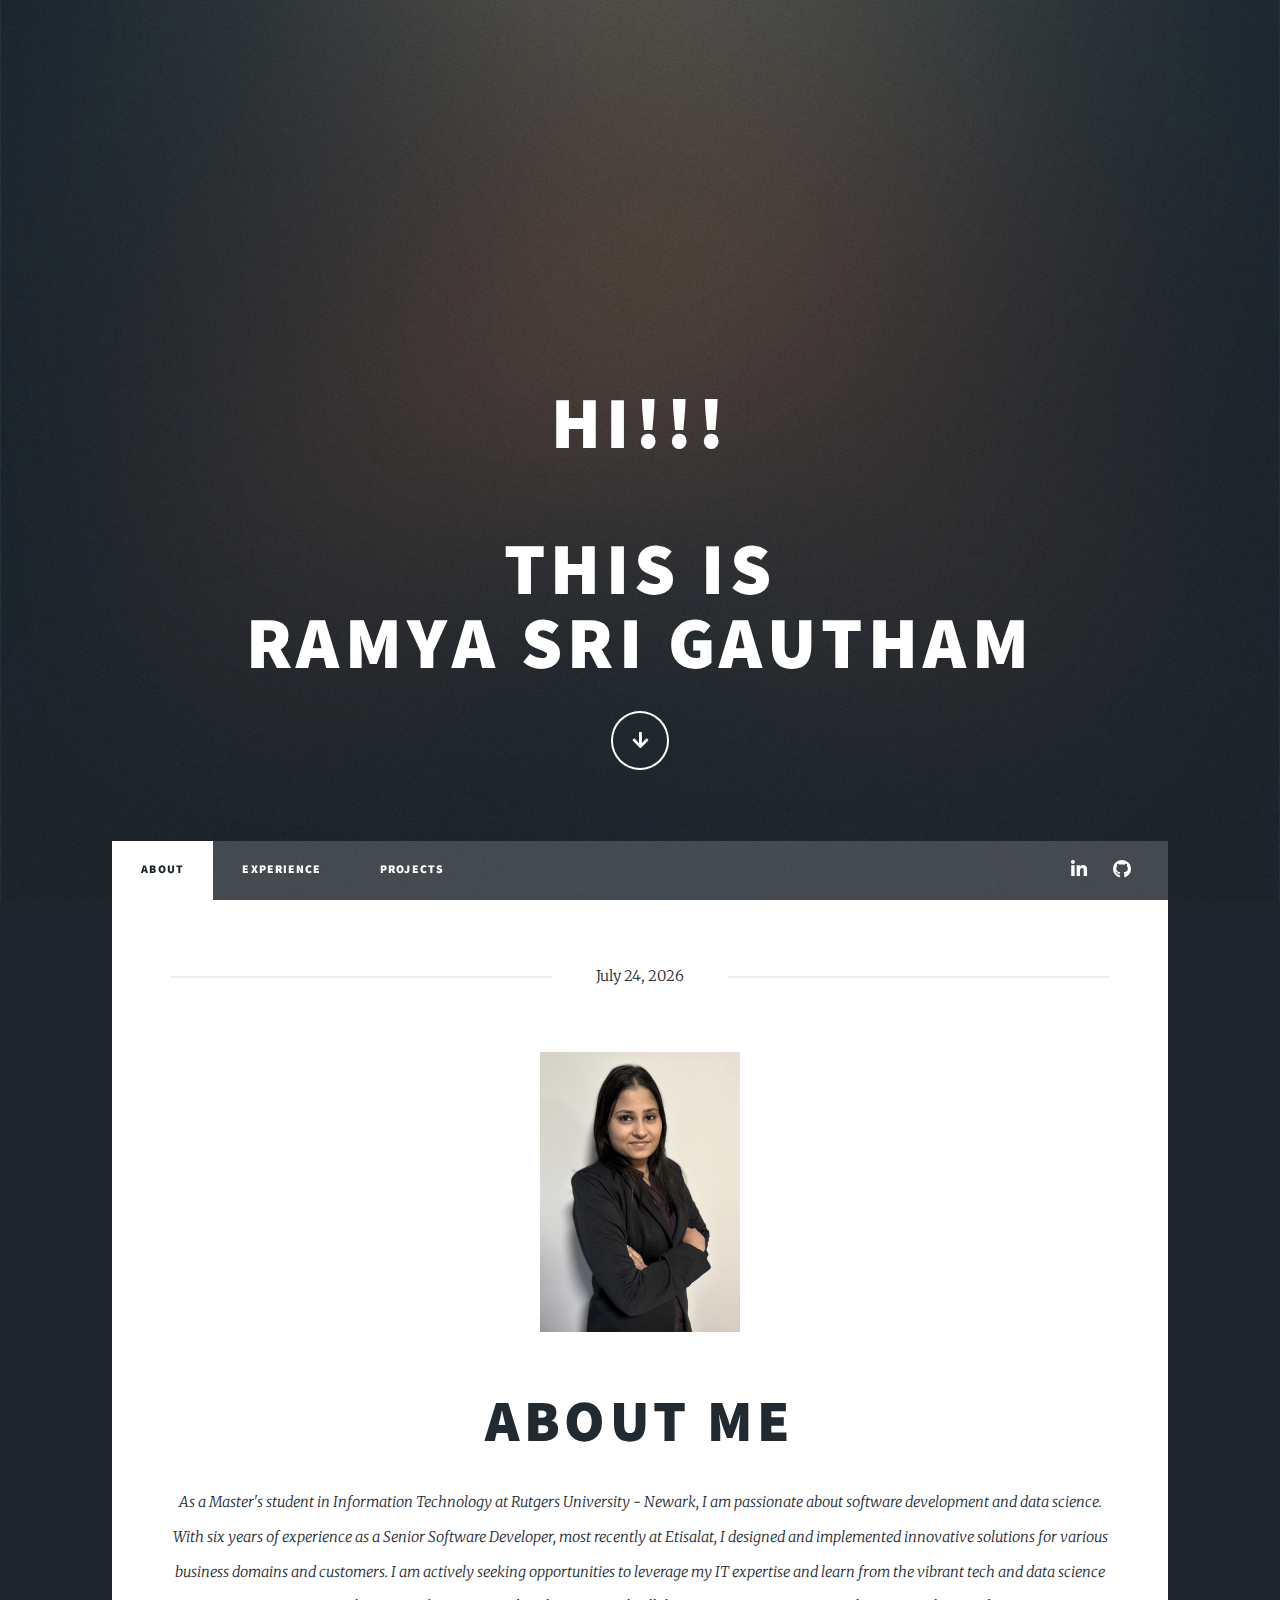
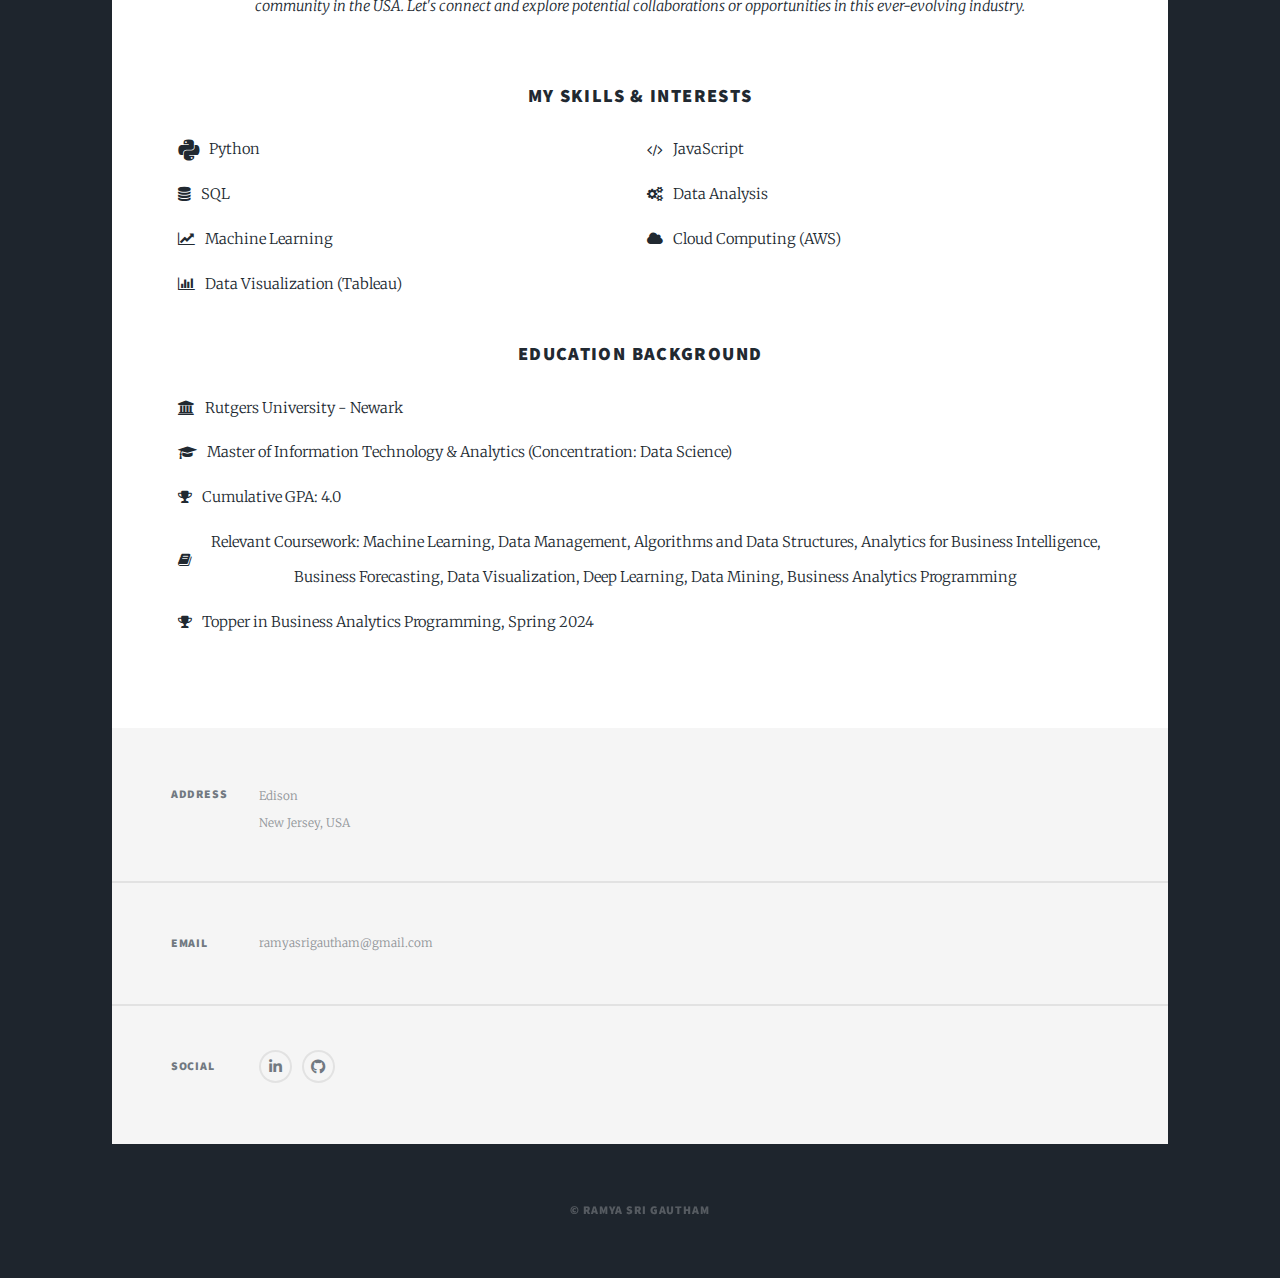
<file: index.html>
<!DOCTYPE HTML>
<html>
<head>
    <title>Ramya Sri Gautham</title>
    <meta charset="utf-8" />
    <meta name="viewport" content="width=device-width, initial-scale=1, user-scalable=no" />
    <link rel="stylesheet" href="assets/css/main.css" />
    <link rel="stylesheet" href="https://cdnjs.cloudflare.com/ajax/libs/font-awesome/4.7.0/css/font-awesome.min.css">
    <noscript><link rel="stylesheet" href="assets/css/noscript.css" /></noscript>
</head>
<body class="is-preload">

<!-- Wrapper -->
<div id="wrapper" class="fade-in">

    <!-- Intro -->
    <div id="intro">
        <h1>Hi!!! <br /><br /> This is<br />
            Ramya Sri Gautham</h1>
        <ul class="actions">
            <li><a href="#header" class="button icon solid solo fa-arrow-down scrolly">Continue</a></li>
        </ul>
    </div>

    <!-- Header -->
    <header id="header">
        <a href="index.html" class="logo">Ramya Sri Gautham</a>
    </header>

    <!-- Nav -->
    <nav id="nav">
        <ul class="links">
            <li class="active"><a href="index.html">About</a></li>
            <li><a href="generic.html">Experience</a></li>
            <li><a href="projects.html">Projects</a></li>
        </ul>
        <ul class="icons">
            <li><a href="https://www.linkedin.com/in/ramyasrigautham" class="icon brands fa-linkedin"><span class="label">Linked In</span></a></li>
            <li><a href="https://github.com/ramyasrigautham" class="icon brands fa-github"><span class="label">GitHub</span></a></li>
        </ul>
    </nav>

    <!-- Main -->
    <div id="main">

        <!-- About Section -->
        <article class="post featured">
            <header class="major">
                <span class="date" id="current-date"></span>
                <a href="#" class="image main"><img src="images/profile_pic.jpg" alt="Ramya Sri Gautham" /></a>
                <h2>About Me</h2>
                <p>As a Master's student in Information Technology at Rutgers University - Newark, I am passionate about software development and data science. With six years of experience as a Senior Software Developer, most recently at Etisalat, I designed and implemented innovative solutions for various business domains and customers. I am actively seeking opportunities to leverage my IT expertise and learn from the vibrant tech and data science community in the USA. Let's connect and explore potential collaborations or opportunities in this ever-evolving industry.</p>
            </header>

            <section class="skills">
                <h3>My Skills & Interests</h3>
                <ul>
                    <li><i class='fab fa-python' style='font-size:24px'></i> Python</li>
                    <li><i class="fa fa-code"></i> JavaScript</li>
                    <li><i class="fa fa-database"></i> SQL</li>
                    <li><i class="fa fa-cogs"></i> Data Analysis</li>
                    <li><i class="fa fa-line-chart"></i> Machine Learning</li>
                    <li><i class="fa fa-cloud"></i> Cloud Computing (AWS)</li>
                    <li><i class="fa fa-bar-chart"></i> Data Visualization (Tableau)</li>
                </ul>
            </section>

            <section class="education">
                <h3>Education Background</h3>
                <ul>
                    <li><i class="fa fa-university"></i> Rutgers University - Newark</li>
                    <li><i class="fa fa-graduation-cap"></i> Master of Information Technology & Analytics (Concentration: Data Science)</li>
                    <li><i class="fa fa-trophy"></i> Cumulative GPA: 4.0</li>
                    <li><i class="fa fa-book"></i> Relevant Coursework: Machine Learning, Data Management, Algorithms and Data Structures, Analytics for Business Intelligence, Business Forecasting, Data Visualization, Deep Learning, Data Mining, Business Analytics Programming</li>
                    <li><i class="fa fa-trophy"></i> Topper in Business Analytics Programming, Spring 2024</li>
                </ul>
            </section>
        </article>

    </div>

    <!-- Footer -->
    <footer id="footer">
    <section class="split contact">
        <section class="alt">
            <h3>Address</h3>
            <p>Edison<br />
                New Jersey, USA</p>
        </section>
        <section>
            <h3>Email</h3>
            <p>ramyasrigautham@gmail.com</p>
        </section>
        <section>
            <h3>Social</h3>
            <ul class="icons alt">
                <li><a href="https://www.linkedin.com/in/ramyasrigautham" class="icon brands fa-linkedin"><span class="label">LinkedIn</span></a></li>
                <li><a href="https://github.com/ramyasrigautham" class="icon brands alt fa-github"><span class="label">GitHub</span></a></li>
            </ul>
        </section>
    </section>
</footer>

    <!-- Copyright -->
    <div id="copyright">
        <ul><li>&copy; Ramya Sri Gautham</li></ul>
    </div>

</div>

<!-- Scripts -->
<script src="assets/js/jquery.min.js"></script>
<script src="assets/js/jquery.scrollex.min.js"></script>
<script src="assets/js/jquery.scrolly.min.js"></script>
<script src="assets/js/browser.min.js"></script>
<script src="assets/js/breakpoints.min.js"></script>
<script src="assets/js/util.js"></script>
<script src="assets/js/main.js"></script>
<script>
    // Function to format date as April 7, 2017
    function formatDate(date) {
        const options = { year: 'numeric', month: 'long', day: 'numeric' };
        return date.toLocaleDateString('en-US', options);
    }

    // Get the current date
    const today = new Date();

    // Format the date
    const formattedDate = formatDate(today);

    // Display the date in the span element
    document.getElementById('current-date').innerText = formattedDate;
</script>

</body>
</html>
</file>
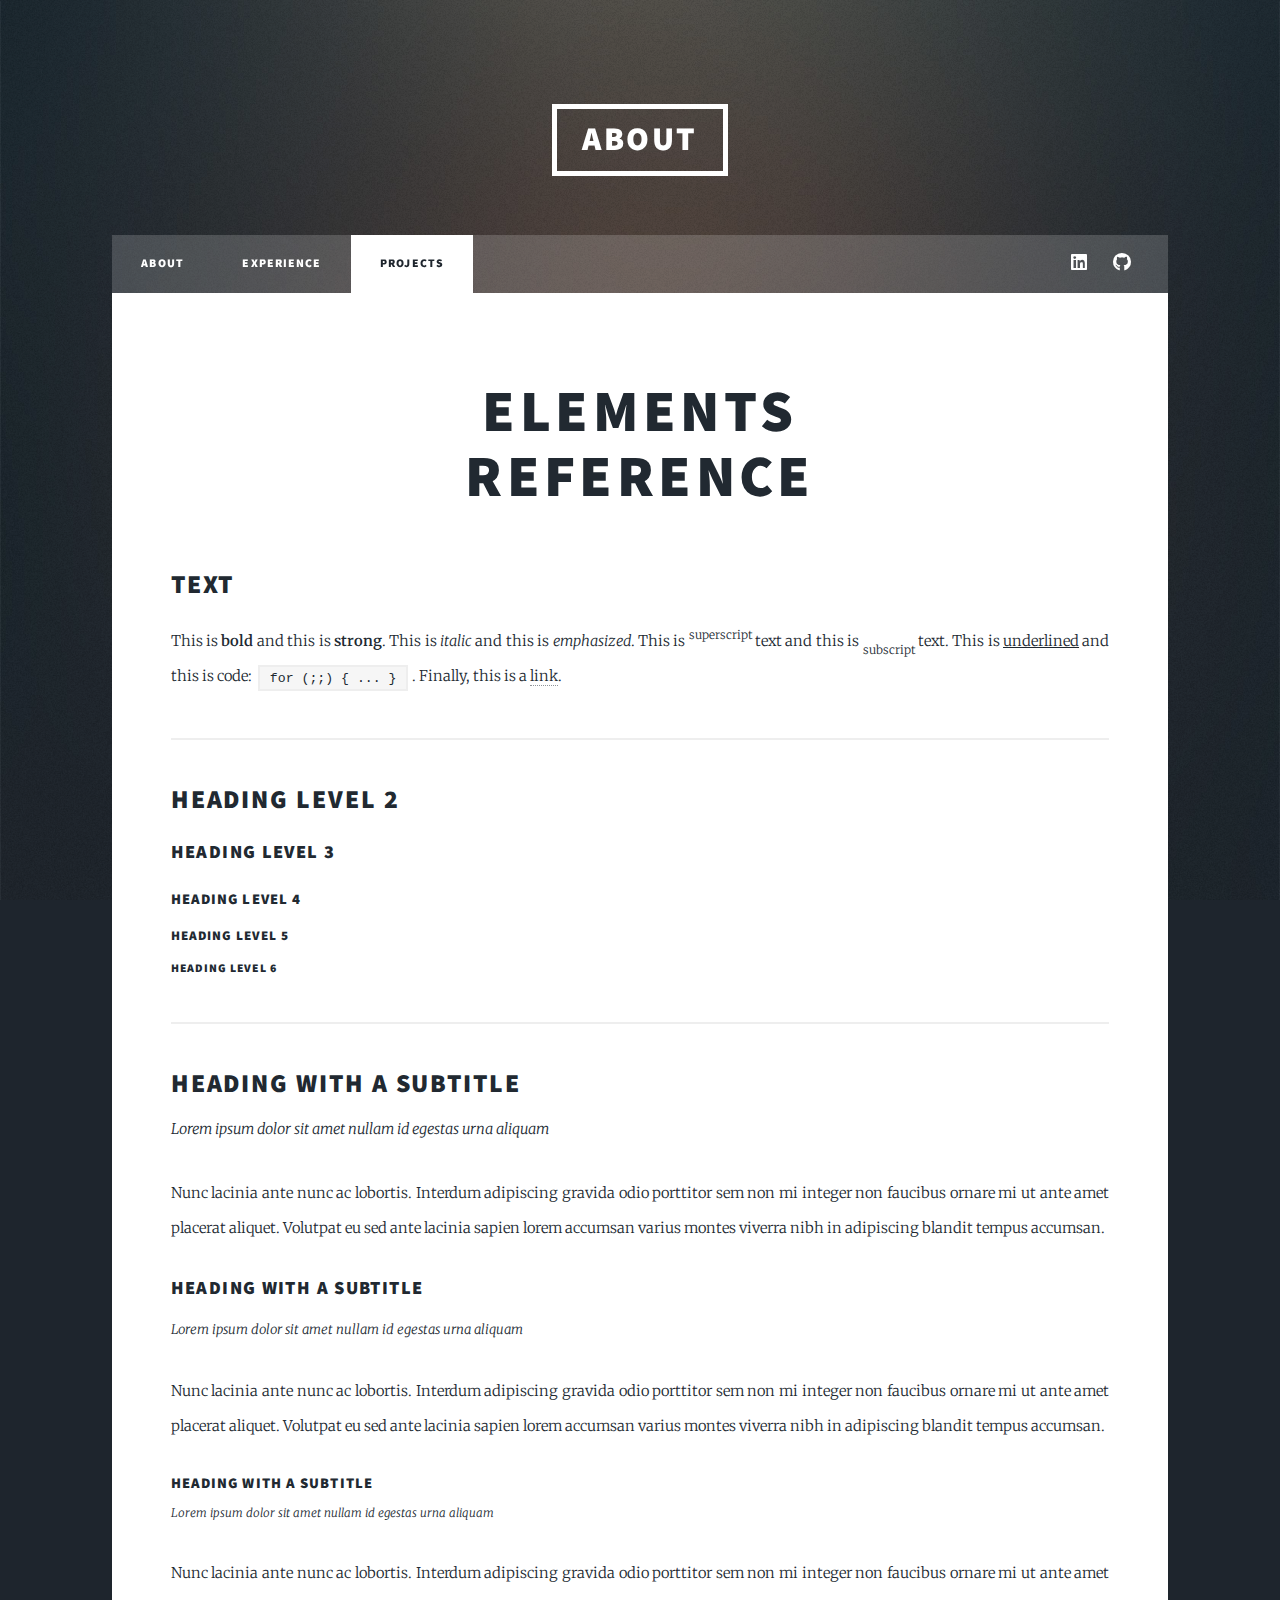
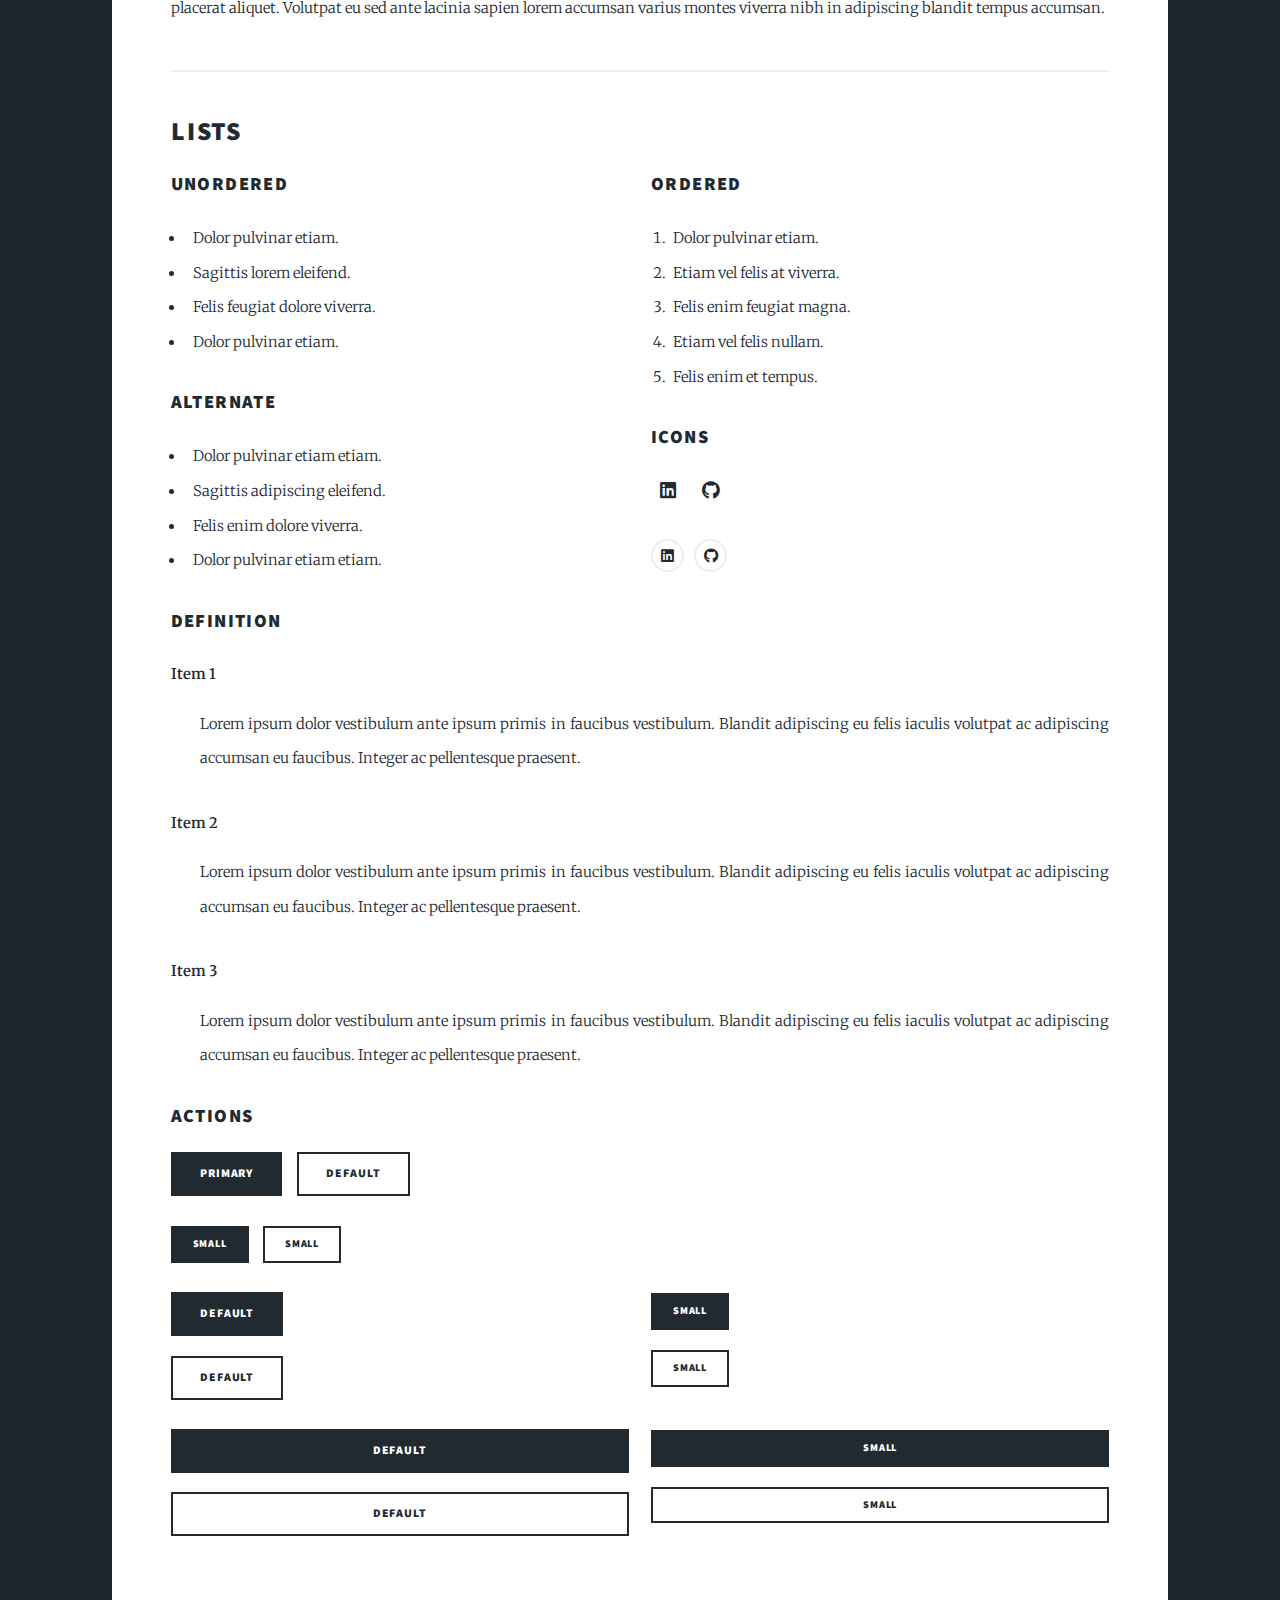
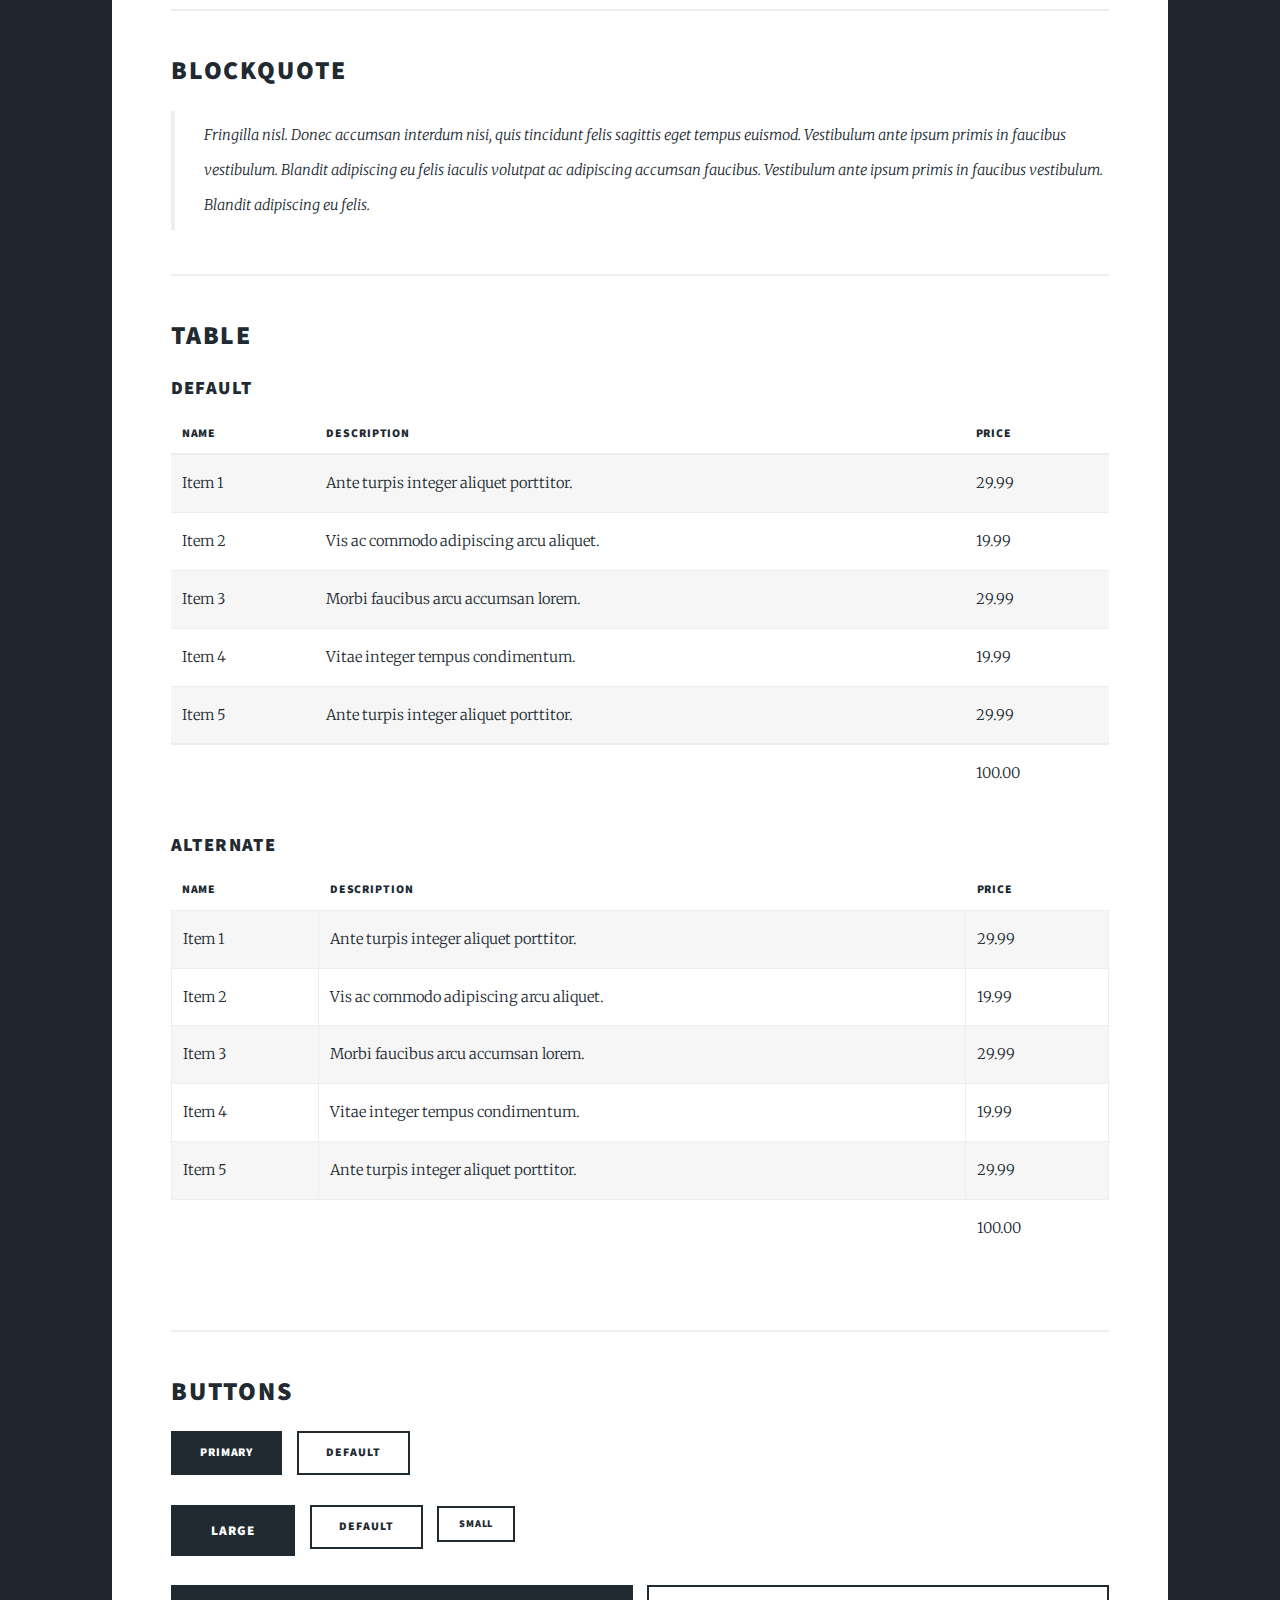
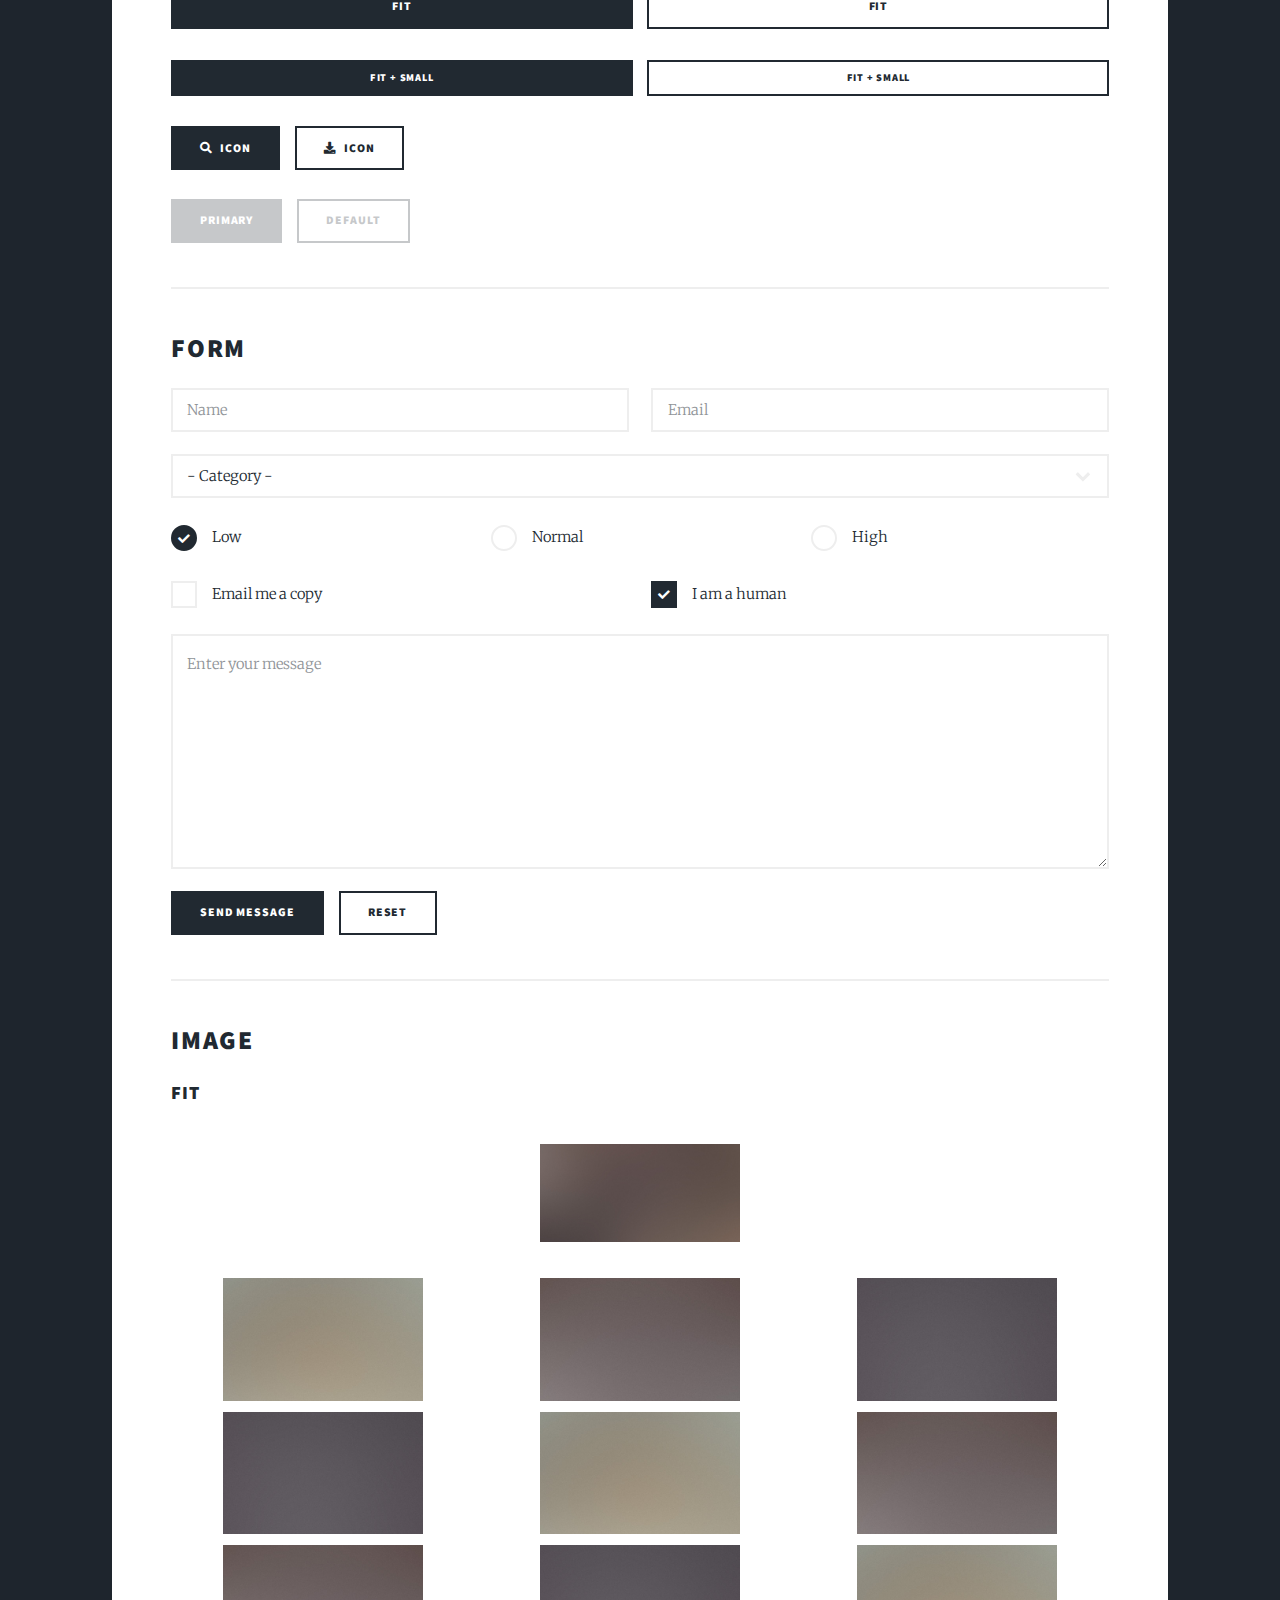
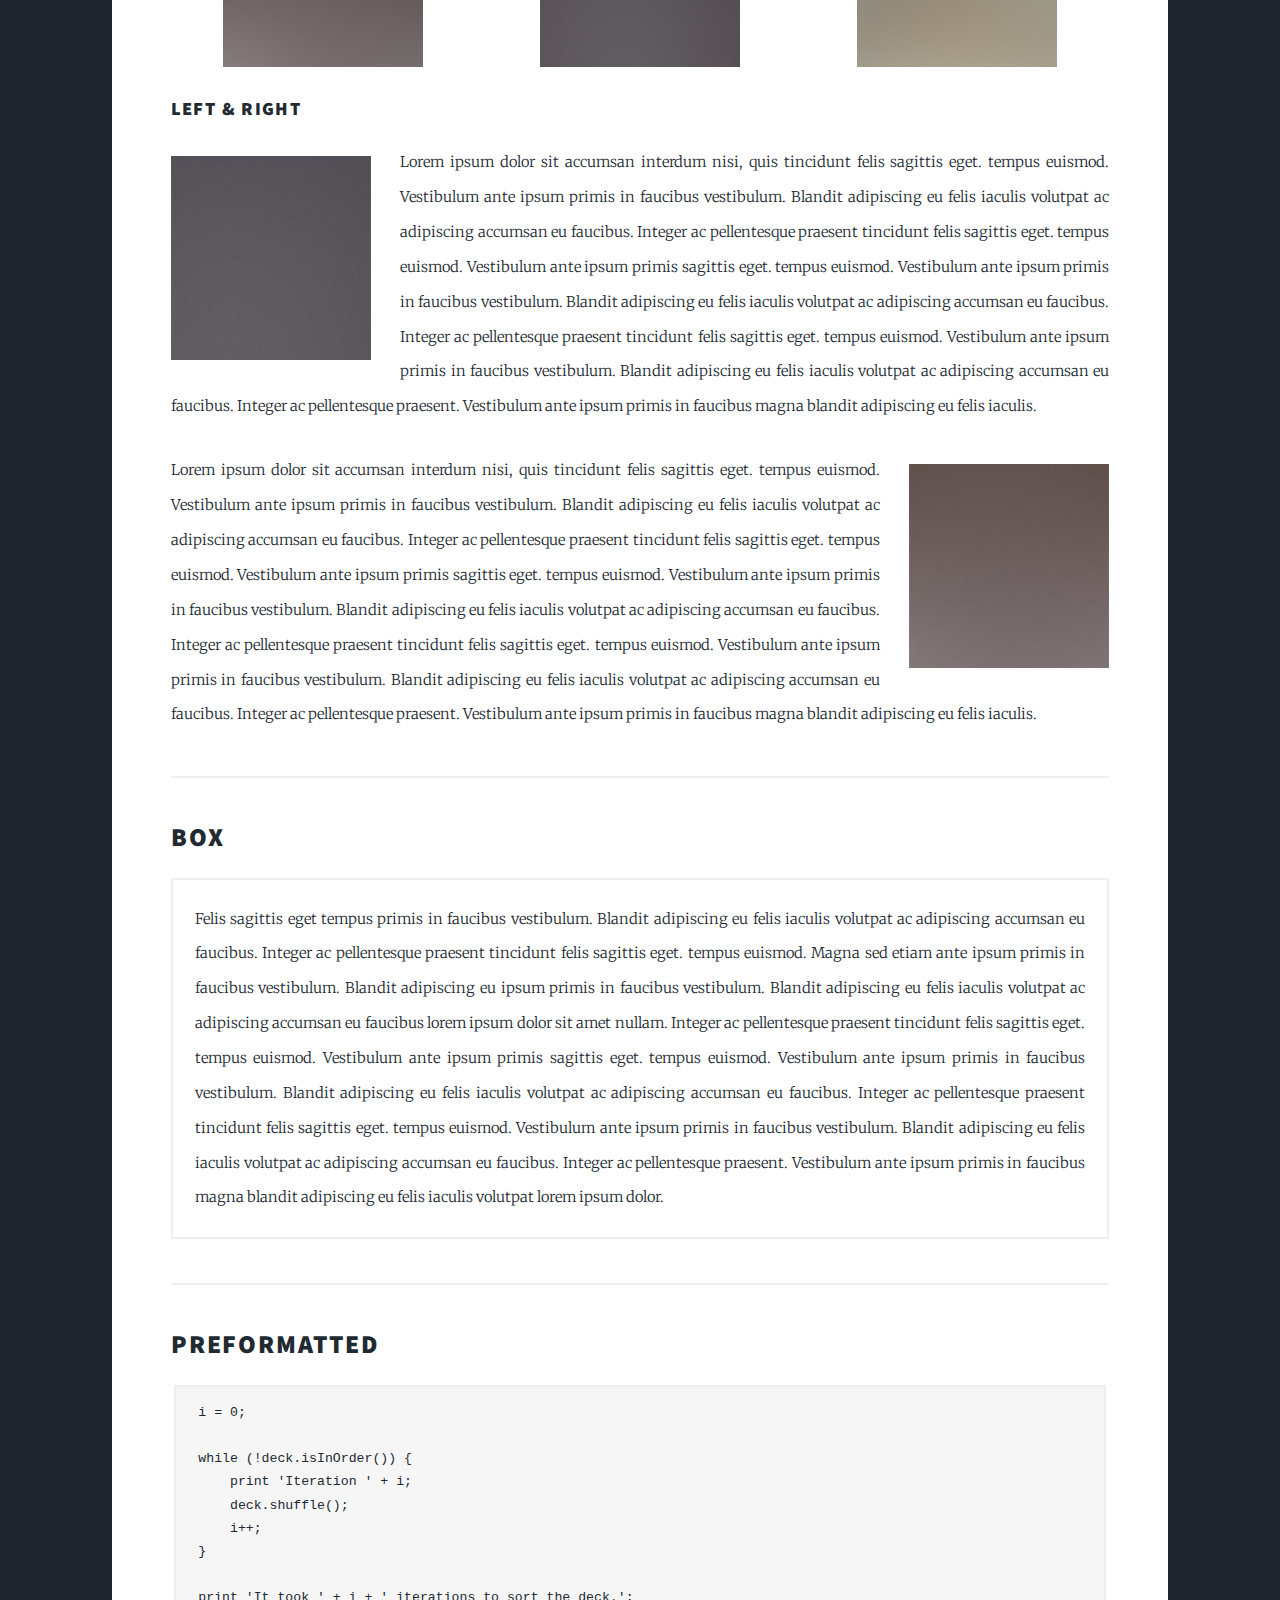
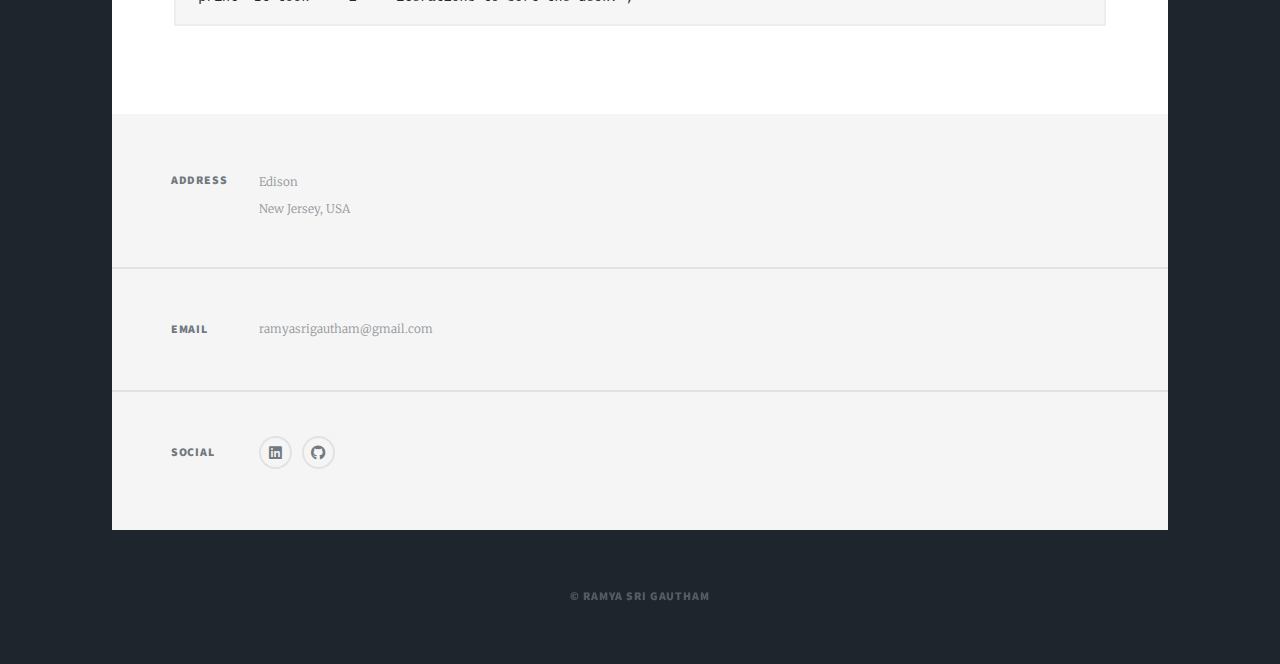
<file: elements.html>
<!DOCTYPE HTML>
<!--
	Massively by HTML5 UP
	html5up.net | @ajlkn
	Free for personal and commercial use under the CCA 3.0 license (html5up.net/license)
-->
<html>
	<head>
		<title>Elements Reference - Massively by HTML5 UP</title>
		<meta charset="utf-8" />
		<meta name="viewport" content="width=device-width, initial-scale=1, user-scalable=no" />
		<link rel="stylesheet" href="assets/css/main.css" />
		<noscript><link rel="stylesheet" href="assets/css/noscript.css" /></noscript>
	</head>
	<body class="is-preload">

		<!-- Wrapper -->
			<div id="wrapper">

				<!-- Header -->
					<header id="header">
						<a href="index.html" class="logo">About</a>
					</header>

				<!-- Nav -->
					<nav id="nav">
						<ul class="links">
							<li><a href="index.html">About</a></li>
							<li><a href="generic.html">Experience</a></li>
							<li class="active"><a href="elements.html">Projects</a></li>
						</ul>
						<ul class="icons">
							<!--<li><a href="#" class="icon brands fa-twitter"><span class="label">Twitter</span></a></li>
							<li><a href="#" class="icon brands fa-facebook-f"><span class="label">Facebook</span></a></li>-->
							<li><a href="https://www.linkedin.com/in/ramyasrigautham" class="icon brands fa-linkedin"><span class="label">Linked In</span></a></li>
							<!--<li><a href="#" class="icon brands alt fa-instagram"><span class="label">Instagram</span></a></li>-->
							<li><a href="https://github.com/ramyasrigautham" class="icon brands fa-github"><span class="label">GitHub</span></a></li>
						</ul>
					</nav>

				<!-- Main -->
					<div id="main">

						<!-- Post -->
							<section class="post">
								<header class="major">
									<h1>Elements<br />
									Reference</h1>
								</header>

								<!-- Text stuff -->
									<h2>Text</h2>
									<p>This is <b>bold</b> and this is <strong>strong</strong>. This is <i>italic</i> and this is <em>emphasized</em>.
									This is <sup>superscript</sup> text and this is <sub>subscript</sub> text.
									This is <u>underlined</u> and this is code: <code>for (;;) { ... }</code>.
									Finally, this is a <a href="#">link</a>.</p>
									<hr />
									<h2>Heading Level 2</h2>
									<h3>Heading Level 3</h3>
									<h4>Heading Level 4</h4>
									<h5>Heading Level 5</h5>
									<h6>Heading Level 6</h6>
									<hr />
									<header>
										<h2>Heading with a Subtitle</h2>
										<p>Lorem ipsum dolor sit amet nullam id egestas urna aliquam</p>
									</header>
									<p>Nunc lacinia ante nunc ac lobortis. Interdum adipiscing gravida odio porttitor sem non mi integer non faucibus ornare mi ut ante amet placerat aliquet. Volutpat eu sed ante lacinia sapien lorem accumsan varius montes viverra nibh in adipiscing blandit tempus accumsan.</p>
									<header>
										<h3>Heading with a Subtitle</h3>
										<p>Lorem ipsum dolor sit amet nullam id egestas urna aliquam</p>
									</header>
									<p>Nunc lacinia ante nunc ac lobortis. Interdum adipiscing gravida odio porttitor sem non mi integer non faucibus ornare mi ut ante amet placerat aliquet. Volutpat eu sed ante lacinia sapien lorem accumsan varius montes viverra nibh in adipiscing blandit tempus accumsan.</p>
									<header>
										<h4>Heading with a Subtitle</h4>
										<p>Lorem ipsum dolor sit amet nullam id egestas urna aliquam</p>
									</header>
									<p>Nunc lacinia ante nunc ac lobortis. Interdum adipiscing gravida odio porttitor sem non mi integer non faucibus ornare mi ut ante amet placerat aliquet. Volutpat eu sed ante lacinia sapien lorem accumsan varius montes viverra nibh in adipiscing blandit tempus accumsan.</p>

									<hr />

								<!-- Lists -->
									<h2>Lists</h2>
									<div class="row">
										<div class="col-6 col-12-small">

											<h3>Unordered</h3>
											<ul>
												<li>Dolor pulvinar etiam.</li>
												<li>Sagittis lorem eleifend.</li>
												<li>Felis feugiat dolore viverra.</li>
												<li>Dolor pulvinar etiam.</li>
											</ul>

											<h3>Alternate</h3>
											<ul class="alt">
												<li>Dolor pulvinar etiam etiam.</li>
												<li>Sagittis adipiscing eleifend.</li>
												<li>Felis enim dolore viverra.</li>
												<li>Dolor pulvinar etiam etiam.</li>
											</ul>

										</div>
										<div class="col-6 col-12-small">

											<h3>Ordered</h3>
											<ol>
												<li>Dolor pulvinar etiam.</li>
												<li>Etiam vel felis at viverra.</li>
												<li>Felis enim feugiat magna.</li>
												<li>Etiam vel felis nullam.</li>
												<li>Felis enim et tempus.</li>
											</ol>

											<h3>Icons</h3>
											<ul class="icons">
												<!--<li><a href="#" class="icon brands fa-twitter"><span class="label">Twitter</span></a></li>
																			<li><a href="#" class="icon brands fa-facebook-f"><span class="label">Facebook</span></a></li>-->
												<li><a href="https://www.linkedin.com/in/ramyasrigautham" class="icon brands fa-linkedin"><span class="label">Linked
															In</span></a></li>
												<!--<li><a href="#" class="icon brands alt fa-instagram"><span class="label">Instagram</span></a></li>-->
												<li><a href="https://github.com/ramyasrigautham" class="icon brands fa-github"><span class="label">GitHub</span></a>
												</li>
											</ul>
											<ul class="icons alt">
												<!--<li><a href="#" class="icon brands fa-twitter"><span class="label">Twitter</span></a></li>
																			<li><a href="#" class="icon brands fa-facebook-f"><span class="label">Facebook</span></a></li>-->
												<li><a href="https://www.linkedin.com/in/ramyasrigautham" class="icon brands fa-linkedin"><span class="label">Linked
															In</span></a></li>
												<!--<li><a href="#" class="icon brands alt fa-instagram"><span class="label">Instagram</span></a></li>-->
												<li><a href="https://github.com/ramyasrigautham" class="icon brands fa-github"><span class="label">GitHub</span></a>
												</li>
												</ul>

										</div>
									</div>
									<h3>Definition</h3>
									<dl>
										<dt>Item 1</dt>
										<dd>
											<p>Lorem ipsum dolor vestibulum ante ipsum primis in faucibus vestibulum. Blandit adipiscing eu felis iaculis volutpat ac adipiscing accumsan eu faucibus. Integer ac pellentesque praesent.</p>
										</dd>
										<dt>Item 2</dt>
										<dd>
											<p>Lorem ipsum dolor vestibulum ante ipsum primis in faucibus vestibulum. Blandit adipiscing eu felis iaculis volutpat ac adipiscing accumsan eu faucibus. Integer ac pellentesque praesent.</p>
										</dd>
										<dt>Item 3</dt>
										<dd>
											<p>Lorem ipsum dolor vestibulum ante ipsum primis in faucibus vestibulum. Blandit adipiscing eu felis iaculis volutpat ac adipiscing accumsan eu faucibus. Integer ac pellentesque praesent.</p>
										</dd>
									</dl>

									<h3>Actions</h3>
									<ul class="actions">
										<li><a href="#" class="button primary">Primary</a></li>
										<li><a href="#" class="button">Default</a></li>
									</ul>
									<ul class="actions small">
										<li><a href="#" class="button primary small">Small</a></li>
										<li><a href="#" class="button small">Small</a></li>
									</ul>
									<div class="row">
										<div class="col-6 col-12-small">
											<ul class="actions stacked">
												<li><a href="#" class="button primary">Default</a></li>
												<li><a href="#" class="button">Default</a></li>
											</ul>
										</div>
										<div class="col-6 col-12-small">
											<ul class="actions stacked">
												<li><a href="#" class="button primary small">Small</a></li>
												<li><a href="#" class="button small">Small</a></li>
											</ul>
										</div>
									</div>
									<div class="row">
										<div class="col-6 col-12-small">
											<ul class="actions stacked">
												<li><a href="#" class="button primary fit">Default</a></li>
												<li><a href="#" class="button fit">Default</a></li>
											</ul>
										</div>
										<div class="col-6 col-12-small">
											<ul class="actions stacked">
												<li><a href="#" class="button primary small fit">Small</a></li>
												<li><a href="#" class="button small fit">Small</a></li>
											</ul>
										</div>
									</div>

									<hr />

								<!-- Blockquote -->
									<h2>Blockquote</h2>
									<blockquote>Fringilla nisl. Donec accumsan interdum nisi, quis tincidunt felis sagittis eget tempus euismod. Vestibulum ante ipsum primis in faucibus vestibulum. Blandit adipiscing eu felis iaculis volutpat ac adipiscing accumsan faucibus. Vestibulum ante ipsum primis in faucibus vestibulum. Blandit adipiscing eu felis.</blockquote>

									<hr />

								<!-- Table -->
									<h2>Table</h2>

									<h3>Default</h3>
									<div class="table-wrapper">
										<table>
											<thead>
												<tr>
													<th>Name</th>
													<th>Description</th>
													<th>Price</th>
												</tr>
											</thead>
											<tbody>
												<tr>
													<td>Item 1</td>
													<td>Ante turpis integer aliquet porttitor.</td>
													<td>29.99</td>
												</tr>
												<tr>
													<td>Item 2</td>
													<td>Vis ac commodo adipiscing arcu aliquet.</td>
													<td>19.99</td>
												</tr>
												<tr>
													<td>Item 3</td>
													<td> Morbi faucibus arcu accumsan lorem.</td>
													<td>29.99</td>
												</tr>
												<tr>
													<td>Item 4</td>
													<td>Vitae integer tempus condimentum.</td>
													<td>19.99</td>
												</tr>
												<tr>
													<td>Item 5</td>
													<td>Ante turpis integer aliquet porttitor.</td>
													<td>29.99</td>
												</tr>
											</tbody>
											<tfoot>
												<tr>
													<td colspan="2"></td>
													<td>100.00</td>
												</tr>
											</tfoot>
										</table>
									</div>

									<h3>Alternate</h3>
									<div class="table-wrapper">
										<table class="alt">
											<thead>
												<tr>
													<th>Name</th>
													<th>Description</th>
													<th>Price</th>
												</tr>
											</thead>
											<tbody>
												<tr>
													<td>Item 1</td>
													<td>Ante turpis integer aliquet porttitor.</td>
													<td>29.99</td>
												</tr>
												<tr>
													<td>Item 2</td>
													<td>Vis ac commodo adipiscing arcu aliquet.</td>
													<td>19.99</td>
												</tr>
												<tr>
													<td>Item 3</td>
													<td> Morbi faucibus arcu accumsan lorem.</td>
													<td>29.99</td>
												</tr>
												<tr>
													<td>Item 4</td>
													<td>Vitae integer tempus condimentum.</td>
													<td>19.99</td>
												</tr>
												<tr>
													<td>Item 5</td>
													<td>Ante turpis integer aliquet porttitor.</td>
													<td>29.99</td>
												</tr>
											</tbody>
											<tfoot>
												<tr>
													<td colspan="2"></td>
													<td>100.00</td>
												</tr>
											</tfoot>
										</table>
									</div>

									<hr />

								<!-- Buttons -->
									<h2>Buttons</h2>
									<ul class="actions">
										<li><a href="#" class="button primary">Primary</a></li>
										<li><a href="#" class="button">Default</a></li>
									</ul>
									<ul class="actions">
										<li><a href="#" class="button primary large">Large</a></li>
										<li><a href="#" class="button">Default</a></li>
										<li><a href="#" class="button small">Small</a></li>
									</ul>
									<ul class="actions fit">
										<li><a href="#" class="button primary fit">Fit</a></li>
										<li><a href="#" class="button fit">Fit</a></li>
									</ul>
									<ul class="actions fit small">
										<li><a href="#" class="button primary fit small">Fit + Small</a></li>
										<li><a href="#" class="button fit small">Fit + Small</a></li>
									</ul>
									<ul class="actions">
										<li><a href="#" class="button primary icon solid fa-search">Icon</a></li>
										<li><a href="#" class="button icon solid fa-download">Icon</a></li>
									</ul>
									<ul class="actions">
										<li><span class="button primary disabled">Primary</span></li>
										<li><span class="button disabled">Default</span></li>
									</ul>

									<hr />

								<!-- Form -->
									<h2>Form</h2>

									<form method="post" action="#">
										<div class="row gtr-uniform">
											<div class="col-6 col-12-xsmall">
												<input type="text" name="demo-name" id="demo-name" value="" placeholder="Name" />
											</div>
											<div class="col-6 col-12-xsmall">
												<input type="email" name="demo-email" id="demo-email" value="" placeholder="Email" />
											</div>
											<!-- Break -->
											<div class="col-12">
												<select name="demo-category" id="demo-category">
													<option value="">- Category -</option>
													<option value="1">Manufacturing</option>
													<option value="1">Shipping</option>
													<option value="1">Administration</option>
													<option value="1">Human Resources</option>
												</select>
											</div>
											<!-- Break -->
											<div class="col-4 col-12-small">
												<input type="radio" id="demo-priority-low" name="demo-priority" checked>
												<label for="demo-priority-low">Low</label>
											</div>
											<div class="col-4 col-12-small">
												<input type="radio" id="demo-priority-normal" name="demo-priority">
												<label for="demo-priority-normal">Normal</label>
											</div>
											<div class="col-4 col-12-small">
												<input type="radio" id="demo-priority-high" name="demo-priority">
												<label for="demo-priority-high">High</label>
											</div>
											<!-- Break -->
											<div class="col-6 col-12-small">
												<input type="checkbox" id="demo-copy" name="demo-copy">
												<label for="demo-copy">Email me a copy</label>
											</div>
											<div class="col-6 col-12-small">
												<input type="checkbox" id="demo-human" name="demo-human" checked>
												<label for="demo-human">I am a human</label>
											</div>
											<!-- Break -->
											<div class="col-12">
												<textarea name="demo-message" id="demo-message" placeholder="Enter your message" rows="6"></textarea>
											</div>
											<!-- Break -->
											<div class="col-12">
												<ul class="actions">
													<li><input type="submit" value="Send Message" class="primary" /></li>
													<li><input type="reset" value="Reset" /></li>
												</ul>
											</div>
										</div>
									</form>

									<hr />

								<!-- Image -->
									<h2>Image</h2>

									<h3>Fit</h3>
									<span class="image fit"><img src="images/pic01.jpg" alt="" /></span>
									<div class="box alt">
										<div class="row gtr-50 gtr-uniform">
											<div class="col-4"><span class="image fit"><img src="images/pic02.jpg" alt="" /></span></div>
											<div class="col-4"><span class="image fit"><img src="images/pic03.jpg" alt="" /></span></div>
											<div class="col-4"><span class="image fit"><img src="images/pic04.jpg" alt="" /></span></div>
											<!-- Break -->
											<div class="col-4"><span class="image fit"><img src="images/pic04.jpg" alt="" /></span></div>
											<div class="col-4"><span class="image fit"><img src="images/pic02.jpg" alt="" /></span></div>
											<div class="col-4"><span class="image fit"><img src="images/pic03.jpg" alt="" /></span></div>
											<!-- Break -->
											<div class="col-4"><span class="image fit"><img src="images/pic03.jpg" alt="" /></span></div>
											<div class="col-4"><span class="image fit"><img src="images/pic04.jpg" alt="" /></span></div>
											<div class="col-4"><span class="image fit"><img src="images/pic02.jpg" alt="" /></span></div>
										</div>
									</div>

									<h3>Left &amp; Right</h3>
									<p><span class="image left"><img src="images/pic08.jpg" alt="" /></span>Lorem ipsum dolor sit accumsan interdum nisi, quis tincidunt felis sagittis eget. tempus euismod. Vestibulum ante ipsum primis in faucibus vestibulum. Blandit adipiscing eu felis iaculis volutpat ac adipiscing accumsan eu faucibus. Integer ac pellentesque praesent tincidunt felis sagittis eget. tempus euismod. Vestibulum ante ipsum primis sagittis eget. tempus euismod. Vestibulum ante ipsum primis in faucibus vestibulum. Blandit adipiscing eu felis iaculis volutpat ac adipiscing accumsan eu faucibus. Integer ac pellentesque praesent tincidunt felis sagittis eget. tempus euismod. Vestibulum ante ipsum primis in faucibus vestibulum. Blandit adipiscing eu felis iaculis volutpat ac adipiscing accumsan eu faucibus. Integer ac pellentesque praesent. Vestibulum ante ipsum primis in faucibus magna blandit adipiscing eu felis iaculis.</p>
									<p><span class="image right"><img src="images/pic09.jpg" alt="" /></span>Lorem ipsum dolor sit accumsan interdum nisi, quis tincidunt felis sagittis eget. tempus euismod. Vestibulum ante ipsum primis in faucibus vestibulum. Blandit adipiscing eu felis iaculis volutpat ac adipiscing accumsan eu faucibus. Integer ac pellentesque praesent tincidunt felis sagittis eget. tempus euismod. Vestibulum ante ipsum primis sagittis eget. tempus euismod. Vestibulum ante ipsum primis in faucibus vestibulum. Blandit adipiscing eu felis iaculis volutpat ac adipiscing accumsan eu faucibus. Integer ac pellentesque praesent tincidunt felis sagittis eget. tempus euismod. Vestibulum ante ipsum primis in faucibus vestibulum. Blandit adipiscing eu felis iaculis volutpat ac adipiscing accumsan eu faucibus. Integer ac pellentesque praesent. Vestibulum ante ipsum primis in faucibus magna blandit adipiscing eu felis iaculis.</p>

									<hr />

								<!-- Box -->
									<h2>Box</h2>
									<div class="box">
										<p>Felis sagittis eget tempus primis in faucibus vestibulum. Blandit adipiscing eu felis iaculis volutpat ac adipiscing accumsan eu faucibus. Integer ac pellentesque praesent tincidunt felis sagittis eget. tempus euismod. Magna sed etiam ante ipsum primis in faucibus vestibulum. Blandit adipiscing eu ipsum primis in faucibus vestibulum. Blandit adipiscing eu felis iaculis volutpat ac adipiscing accumsan eu faucibus lorem ipsum dolor sit amet nullam. Integer ac pellentesque praesent tincidunt felis sagittis eget. tempus euismod. Vestibulum ante ipsum primis sagittis eget. tempus euismod. Vestibulum ante ipsum primis in faucibus vestibulum. Blandit adipiscing eu felis iaculis volutpat ac adipiscing accumsan eu faucibus. Integer ac pellentesque praesent tincidunt felis sagittis eget. tempus euismod. Vestibulum ante ipsum primis in faucibus vestibulum. Blandit adipiscing eu felis iaculis volutpat ac adipiscing accumsan eu faucibus. Integer ac pellentesque praesent. Vestibulum ante ipsum primis in faucibus magna blandit adipiscing eu felis iaculis volutpat lorem ipsum dolor.</p>
									</div>

									<hr />

								<!-- Preformatted Code -->
									<h2>Preformatted</h2>
									<pre><code>i = 0;

while (!deck.isInOrder()) {
    print 'Iteration ' + i;
    deck.shuffle();
    i++;
}

print 'It took ' + i + ' iterations to sort the deck.';
</code></pre>

							</section>

					</div>

				<!-- Footer -->
				<footer id="footer">
					<!--<section>
						<form method="post" action="#">
							<div class="fields">
								<div class="field">
									<label for="name">Name</label>
									<input type="text" name="name" id="name" />
								</div>
								<div class="field">
									<label for="email">Email</label>
									<input type="text" name="email" id="email" />
								</div>
								<div class="field">
									<label for="message">Message</label>
									<textarea name="message" id="message" rows="3"></textarea>
								</div>
							</div>
							<ul class="actions">
								<li><input type="submit" value="Send Message" /></li>
							</ul>
						</form>
					</section>-->
					<section class="split contact">
						<section class="alt">
							<h3>Address</h3>
							<p>Edison<br />
							New Jersey, USA</p>
						</section>
						<!--<section>
							<h3>Phone</h3>
							<p><a href="#">(000) 000-0000</a></p>
						</section>-->
						<section>
							<h3>Email</h3>
							<p>ramyasrigautham@gmail.com</p>
						</section>
						<section>
							<h3>Social</h3>
							<ul class="icons alt">
								<!--<li><a href="#" class="icon brands alt fa-twitter"><span class="label">Twitter</span></a></li>
								<li><a href="#" class="icon brands alt fa-facebook-f"><span class="label">Facebook</span></a></li>-->
								<li><a href="https://www.linkedin.com/in/ramyasrigautham" class="icon brands fa-linkedin"><span class="label">Linked In</span></a></li>
								<!--<li><a href="#" class="icon brands alt fa-instagram"><span class="label">Instagram</span></a></li>-->
								<li><a href="https://github.com/ramyasrigautham" class="icon brands alt fa-github"><span class="label">GitHub</span></a></li>
							</ul>
						</section>
					</section>
				</footer>

			<!-- Copyright -->
				<div id="copyright">
					<ul><li>&copy; Ramya Sri Gautham</li></ul>
				</div>

			</div>

		<!-- Scripts -->
			<script src="assets/js/jquery.min.js"></script>
			<script src="assets/js/jquery.scrollex.min.js"></script>
			<script src="assets/js/jquery.scrolly.min.js"></script>
			<script src="assets/js/browser.min.js"></script>
			<script src="assets/js/breakpoints.min.js"></script>
			<script src="assets/js/util.js"></script>
			<script src="assets/js/main.js"></script>

	</body>
</html>
</file>
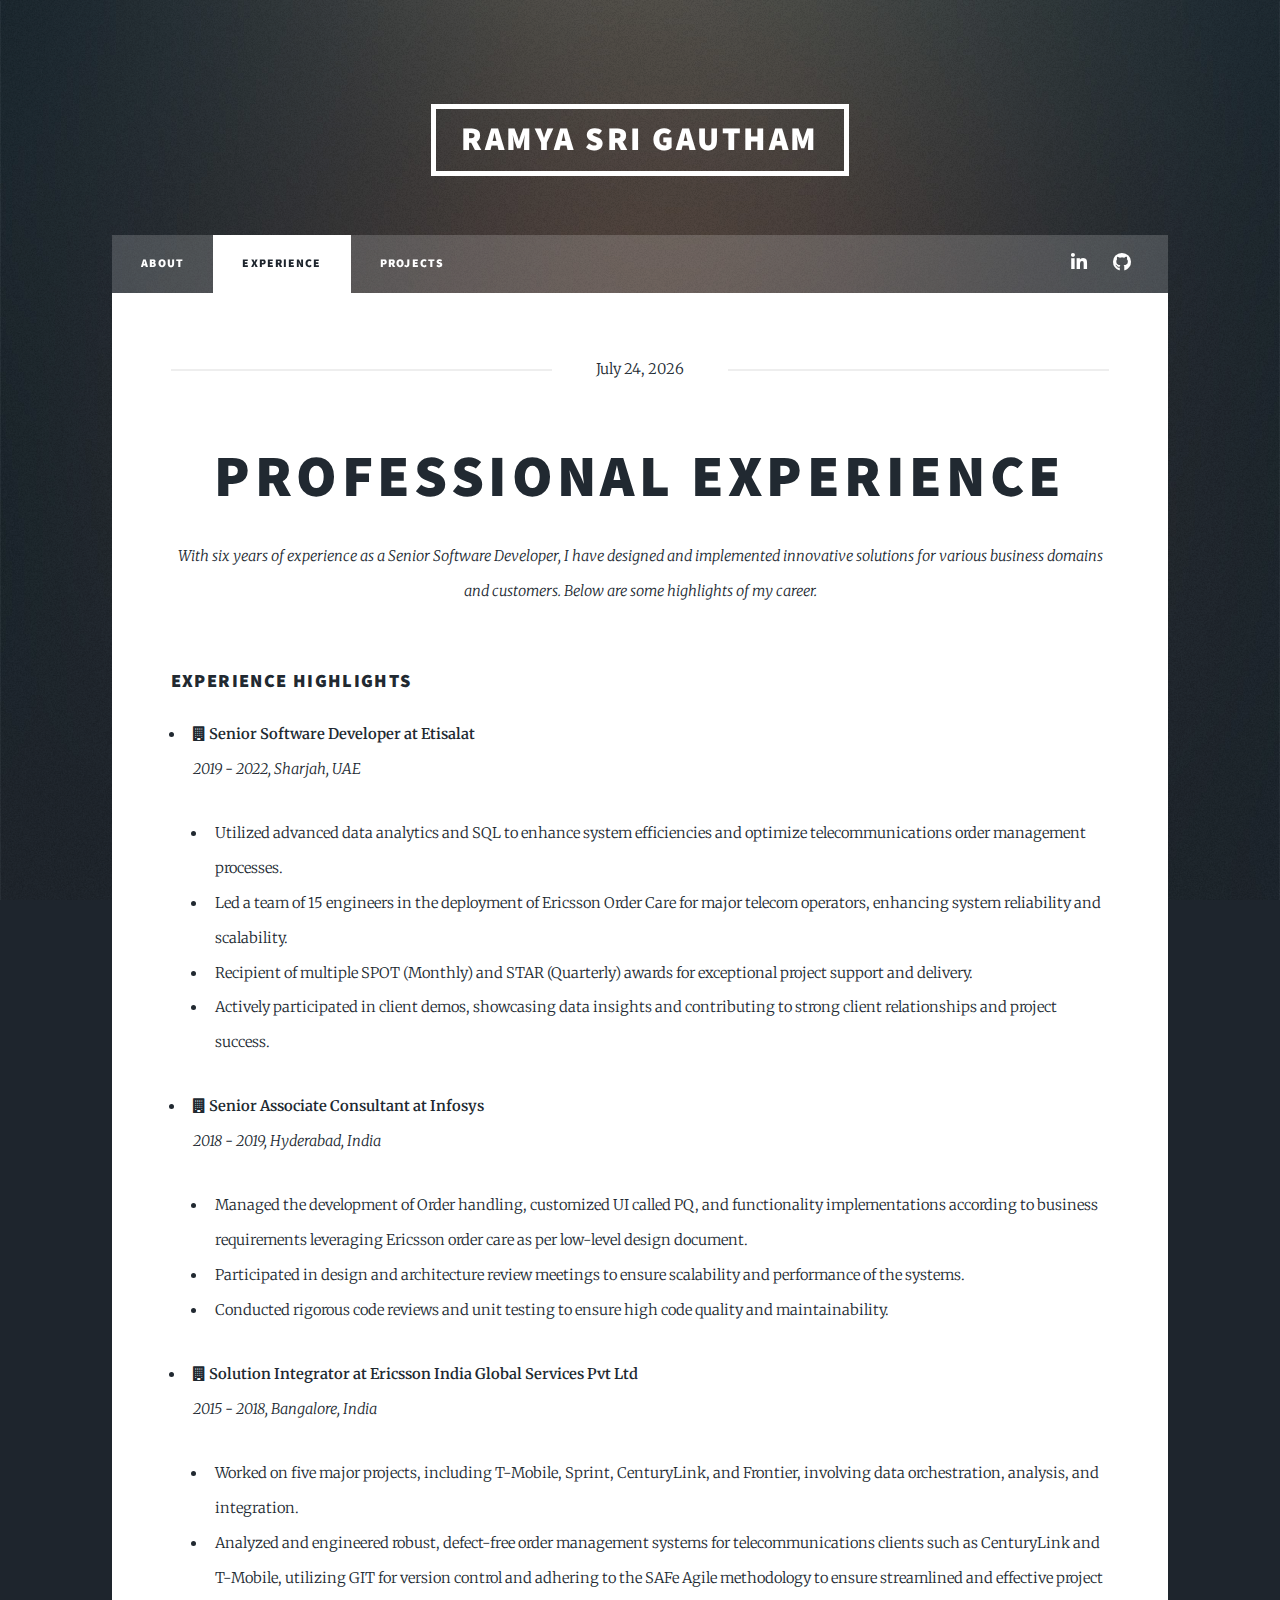
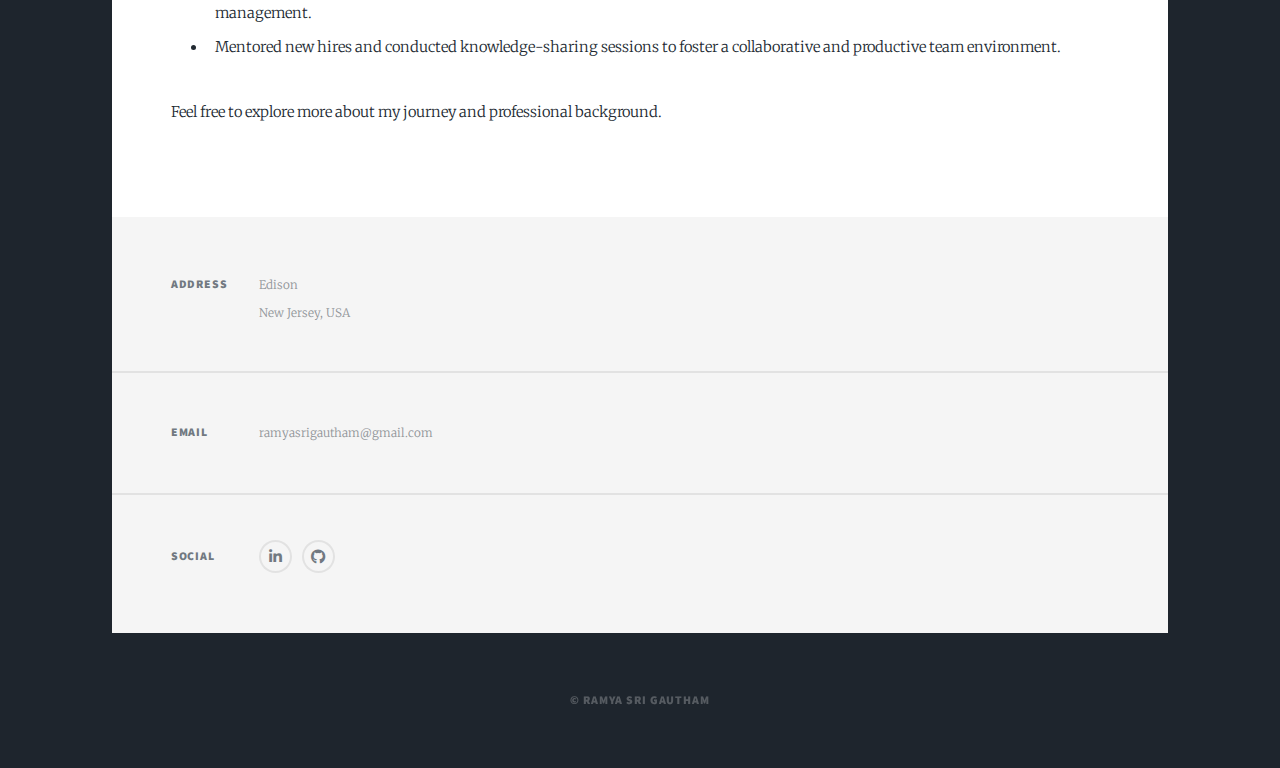
<file: generic.html>
<!DOCTYPE HTML>
<html>
<head>
    <title>Professional Experience - Ramya Sri Gautham</title>
    <meta charset="utf-8" />
    <meta name="viewport" content="width=device-width, initial-scale=1, user-scalable=no" />
    <link rel="stylesheet" href="assets/css/main.css" />
    <link rel="stylesheet" href="https://cdnjs.cloudflare.com/ajax/libs/font-awesome/4.7.0/css/font-awesome.min.css">
    <noscript><link rel="stylesheet" href="assets/css/noscript.css" /></noscript>
</head>
<body class="is-preload">

<!-- Wrapper -->
<div id="wrapper">

    <!-- Header -->
    <header id="header">
        <a href="index.html" class="logo">Ramya Sri Gautham</a>
    </header>

    <!-- Nav -->
    <nav id="nav">
        <ul class="links">
            <li><a href="index.html">About</a></li>
            <li class="active"><a href="generic.html">Experience</a></li>
            <li><a href="projects.html">Projects</a></li>
        </ul>
        <ul class="icons">
            <li><a href="https://www.linkedin.com/in/ramyasrigautham" class="icon brands fa-linkedin"><span class="label">Linked In</span></a></li>
            <li><a href="https://github.com/ramyasrigautham" class="icon brands fa-github"><span class="label">GitHub</span></a></li>
        </ul>
    </nav>

    <!-- Main -->
    <div id="main">

        <!-- Post -->
        <section class="post">
            <header class="major">
                <span class="date" id="current-date"></span>
                <h2>Professional Experience</h2>
                <p>With six years of experience as a Senior Software Developer, I have designed and implemented innovative solutions for various business domains and customers. Below are some highlights of my career.</p>
            </header>
            <section class="experience">
                <h3>Experience Highlights</h3>
                <ul>
                    <li>
                        <i class="fa fa-building"></i> <strong>Senior Software Developer at Etisalat</strong>
                        <p><em>2019 - 2022, Sharjah, UAE</em></p>
                        <ul>
                            <li>Utilized advanced data analytics and SQL to enhance system efficiencies and optimize telecommunications order management processes.</li>
                            <li>Led a team of 15 engineers in the deployment of Ericsson Order Care for major telecom operators, enhancing system reliability and scalability.</li>
                            <li>Recipient of multiple SPOT (Monthly) and STAR (Quarterly) awards for exceptional project support and delivery.</li>
                            <li>Actively participated in client demos, showcasing data insights and contributing to strong client relationships and project success.</li>
                        </ul>
                    </li>
                    <li>
                        <i class="fa fa-building"></i> <strong>Senior Associate Consultant at Infosys</strong>
                        <p><em>2018 - 2019, Hyderabad, India</em></p>
                        <ul>
                            <li>Managed the development of Order handling, customized UI called PQ, and functionality implementations according to business requirements leveraging Ericsson order care as per low-level design document.</li>
                            <li>Participated in design and architecture review meetings to ensure scalability and performance of the systems.</li>
                            <li>Conducted rigorous code reviews and unit testing to ensure high code quality and maintainability.</li>
                        </ul>
                    </li>
                    <li>
                        <i class="fa fa-building"></i> <strong>Solution Integrator at Ericsson India Global Services Pvt Ltd</strong>
                        <p><em>2015 - 2018, Bangalore, India</em></p>
                        <ul>
                            <li>Worked on five major projects, including T-Mobile, Sprint, CenturyLink, and Frontier, involving data orchestration, analysis, and integration.</li>
                            <li>Analyzed and engineered robust, defect-free order management systems for telecommunications clients such as CenturyLink and T-Mobile, utilizing GIT for version control and adhering to the SAFe Agile methodology to ensure streamlined and effective project management.</li>
                            <li>Mentored new hires and conducted knowledge-sharing sessions to foster a collaborative and productive team environment.</li>
                        </ul>
                    </li>
                </ul>
            </section>
            <p>Feel free to explore more about my journey and professional background.</p>
        </section>
    </div>

    <!-- Footer -->
    <footer id="footer">
        <section class="split contact">
            <section class="alt">
                <h3>Address</h3>
                <p>Edison<br />
                    New Jersey, USA</p>
            </section>
            <section>
                <h3>Email</h3>
                <p>ramyasrigautham@gmail.com</p>
            </section>
            <section>
                <h3>Social</h3>
                <ul class="icons alt">
                    <li><a href="https://www.linkedin.com/in/ramyasrigautham" class="icon brands fa-linkedin"><span class="label">Linked In</span></a></li>
                    <li><a href="https://github.com/ramyasrigautham" class="icon brands alt fa-github"><span class="label">GitHub</span></a></li>
                </ul>
            </section>
        </section>
    </footer>

    <!-- Copyright -->
    <div id="copyright">
        <ul><li>&copy; Ramya Sri Gautham</li></ul>
    </div>

</div>

<!-- Scripts -->
<script src="assets/js/jquery.min.js"></script>
<script src="assets/js/jquery.scrollex.min.js"></script>
<script src="assets/js/jquery.scrolly.min.js"></script>
<script src="assets/js/browser.min.js"></script>
<script src="assets/js/breakpoints.min.js"></script>
<script src="assets/js/util.js"></script>
<script src="assets/js/main.js"></script>
<script>
    // Function to format date as April 7, 2017
    function formatDate(date) {
        const options = { year: 'numeric', month: 'long', day: 'numeric' };
        return date.toLocaleDateString('en-US', options);
    }

    // Get the current date
    const today = new Date();

    // Format the date
    const formattedDate = formatDate(today);

    // Display the date in the span element
    document.getElementById('current-date').innerText = formattedDate;
</script>

</body>
</html>
</file>
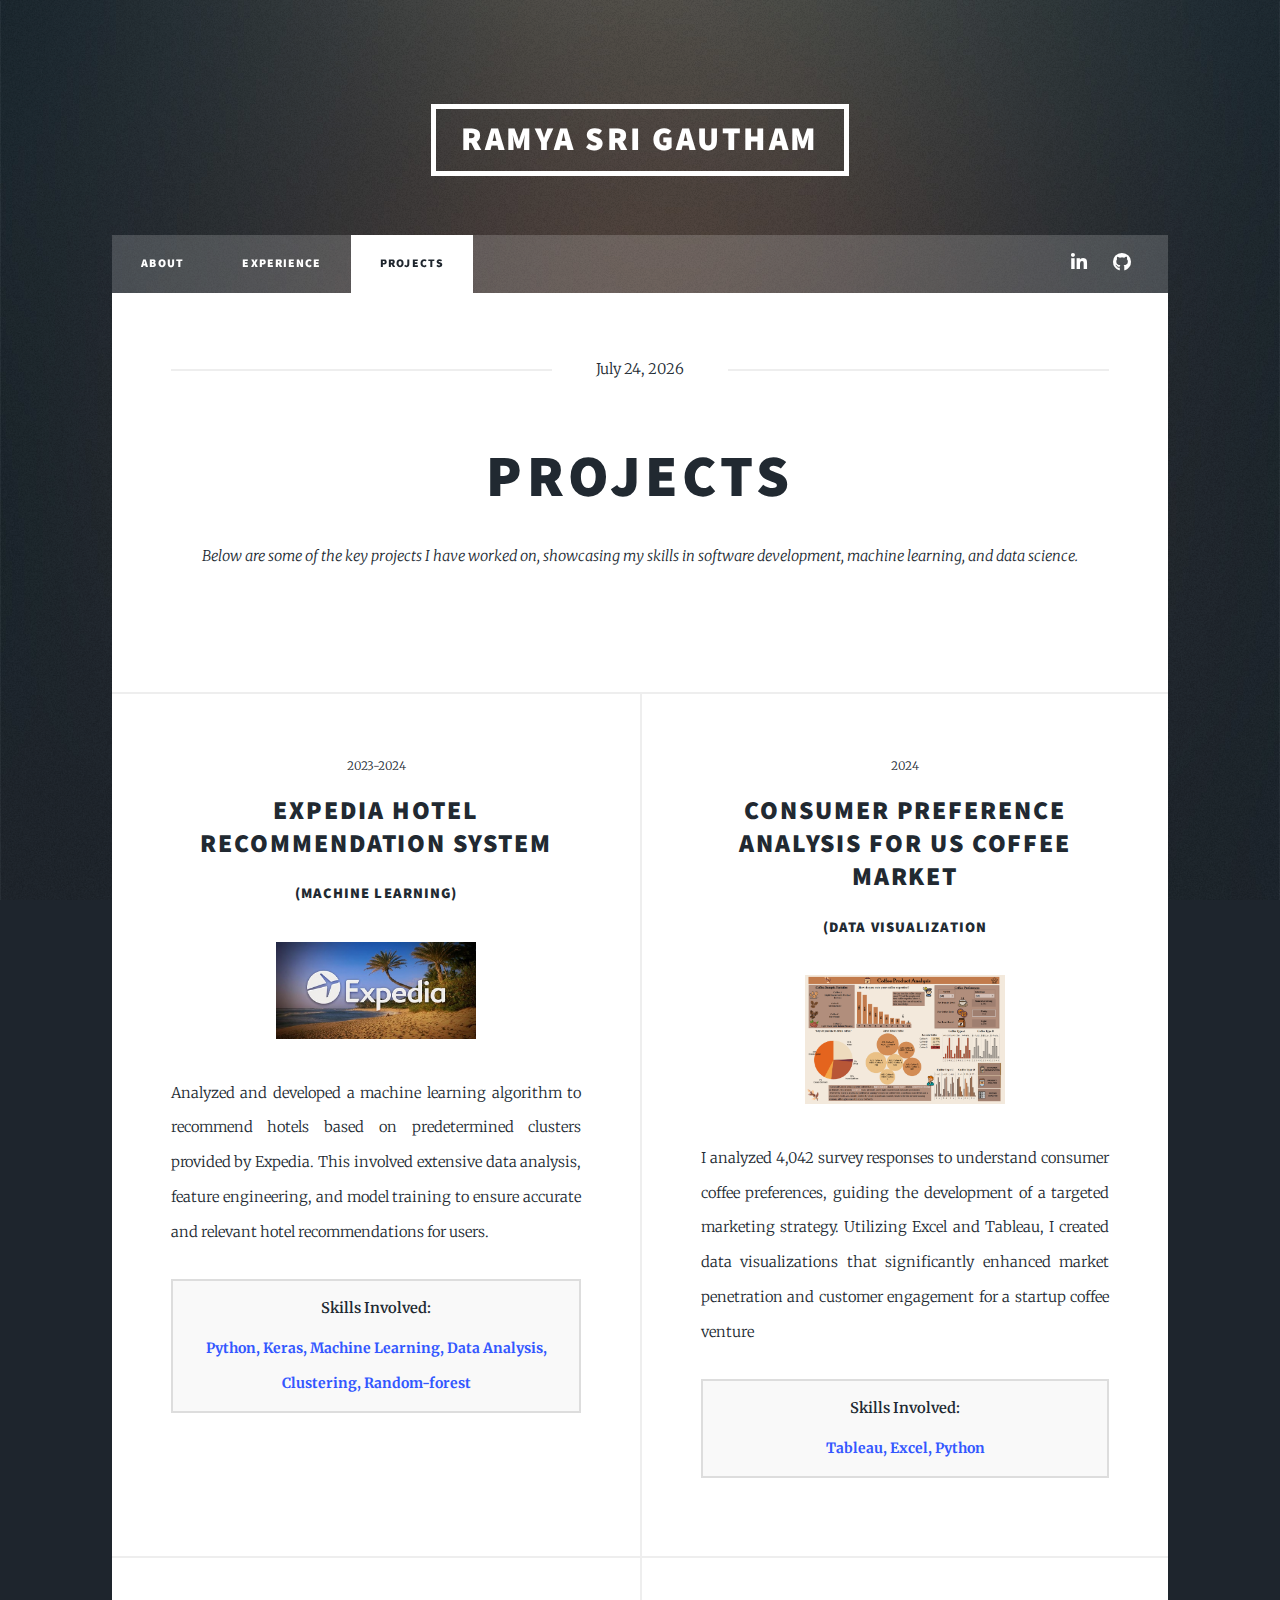
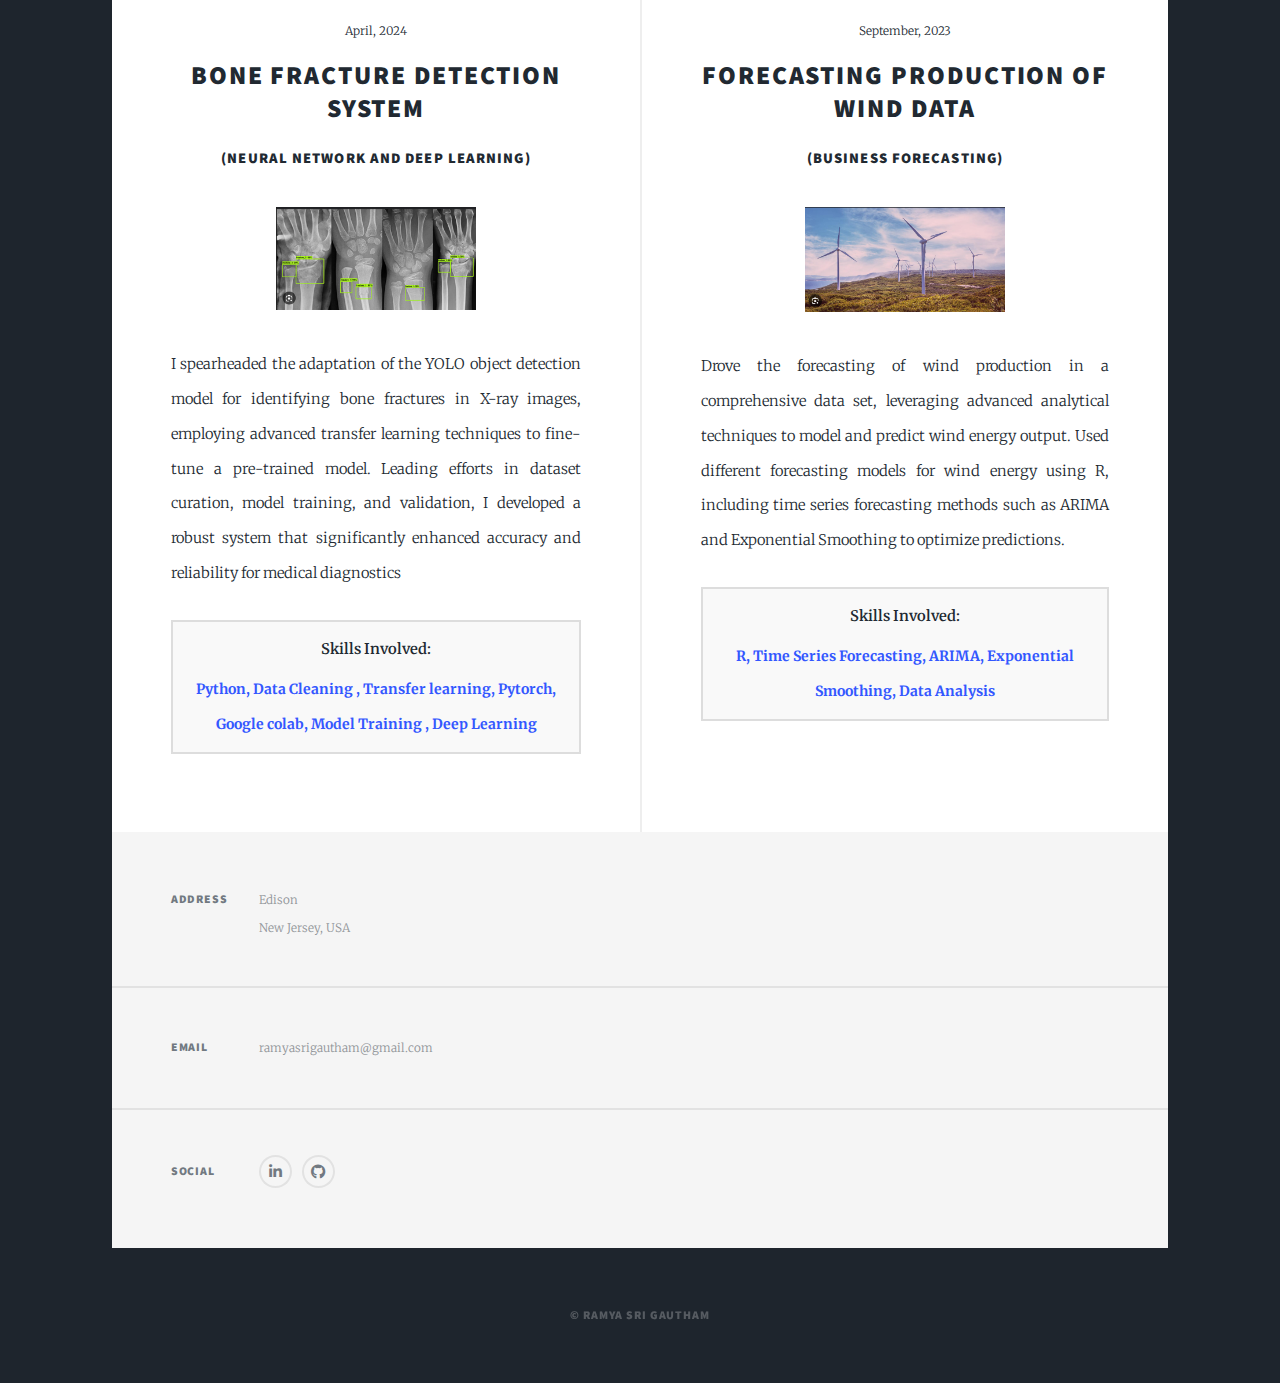
<file: projects.html>
<!DOCTYPE HTML>
<html>
<head>
    <title>Projects - Ramya Sri Gautham</title>
    <meta charset="utf-8" />
    <meta name="viewport" content="width=device-width, initial-scale=1, user-scalable=no" />
    <link rel="stylesheet" href="assets/css/main.css" />
    <link rel="stylesheet" href="https://cdnjs.cloudflare.com/ajax/libs/font-awesome/4.7.0/css/font-awesome.min.css">
    <noscript><link rel="stylesheet" href="assets/css/noscript.css" /></noscript>
    <style>
        .skills-box {
            border: 2px solid #ddd;
            padding: 10px;
            margin-top: 10px;
            background-color: #f9f9f9;
        }
        .skills-box strong {
            display: block;
            margin-bottom: 5px;
        }
    </style>
</head>
<body class="is-preload">

<!-- Wrapper -->
<div id="wrapper">

    <!-- Header -->
    <header id="header">
        <a href="index.html" class="logo">Ramya Sri Gautham</a>
    </header>

    <!-- Nav -->
    <nav id="nav">
        <ul class="links">
            <li><a href="index.html">About</a></li>
            <li><a href="generic.html">Experience</a></li>
            <li class="active"><a href="projects.html">Projects</a></li>
        </ul>
        <ul class="icons">
            <li><a href="https://www.linkedin.com/in/ramyasrigautham" class="icon brands fa-linkedin"><span class="label">Linked In</span></a></li>
            <li><a href="https://github.com/ramyasrigautham" class="icon brands fa-github"><span class="label">GitHub</span></a></li>
        </ul>
    </nav>

    <!-- Main -->
    <div id="main">

        <!-- Projects Section -->
        <section class="post">
            <header class="major">
                <span class="date" id="current-date"></span>
                <h2>Projects</h2>
                <p>Below are some of the key projects I have worked on, showcasing my skills in software development, machine learning, and data science.</p>
            </header>

            <!-- Project 1 -->
            <!--<article>
                <header>
                    <h3>Expedia Hotel Recommendation System (Machine Learning) <em>2023 - 2024</em></h3>
                </header>
                <a href="#" class="image main"><img src="images/expedia.png" alt="Expedia Hotel Recommendation System" /></a>
                <ul>
                    <li>Analyzed and developed a machine learning algorithm to recommend hotels based on predetermined clusters provided by Expedia.</li>
                    <li>Generated dataset from 50,000 random users and utilized clustering techniques to convert the total clusters to 20.</li>
                    <li>Built a Random Forest Classifier using Keras in Python with a Mean Average Precision Score of 93%.</li>
                </ul>
                <div class="skills-box">
                    <strong>Skills Involved:</strong> Python, Keras, Machine Learning, Data Analysis, Clustering, Random Forest
                </div>
            </article>-->

            <!-- Project 2 
            <article>
                <header>
                    <h3>Forecasting Production of Wind Data (Business Forecasting) <em>2023 - 2024</em></h3>
                </header>
                <a href="#" class="image main"><img src="images/wind.png" alt="Forecasting Production of Wind Data" /></a>
                <ul>
                    <li>Drove the forecasting of wind production in a comprehensive data set, leveraging advanced analytical techniques to model and predict wind energy output.</li>
                    <li>Used different forecasting models for wind energy using R, including time series forecasting methods such as ARIMA and Exponential Smoothing to optimize predictions.</li>
                </ul>
                <div class="skills-box">
                    <strong>Skills Involved:</strong> R, Time Series Forecasting, ARIMA, Exponential Smoothing, Data Analysis
                </div>
            </article>-->


        </section>
        <!--Project1-->
        <section class="posts">
            <article>
                <header>
                    <span class="date">2023-2024</span>
                    <h2><a>Expedia Hotel Recommendation System</a></h2>
                    <h4>(Machine Learning)</h4>
                </header>
                <a class="image fit"><img src="images/expedia.png" alt="" /></a>
                <p>Analyzed and developed a machine learning algorithm to recommend hotels
                    based on predetermined clusters provided by Expedia. This involved extensive data analysis, feature
                    engineering, and model training to ensure accurate and relevant hotel recommendations for users.</p>
                    <div class="skills-box">
                        <strong>Skills Involved:</strong> 
                        <span class="skill">Python, Keras, Machine Learning, Data Analysis, Clustering, Random-forest </span>
                    </div>
                <ul class="actions special">
                    <!--<li><a href="#" class="button" id="fullStoryBtn">Full Story</a></li>-->
                </ul>
            </article>
           <!--- <div class="popup" id="popup">
                <div class="popup-content">
                    <span class="close-btn" id="closeBtn">&times;</span>
                    <h3>Expedia Hotel Recommendation System</h3>
                    <p>
                        During the 2023-2024 period, we analyzed and developed a machine learning algorithm to recommend hotels
                        based on predetermined clusters provided by Expedia. This involved extensive data analysis, feature
                        engineering, and model training to ensure accurate and relevant hotel recommendations for users.
                    </p>
                    <p>
                        The project utilized various machine learning techniques including clustering, classification, and
                        collaborative filtering to enhance the recommendation accuracy. Our approach not only improved user
                        satisfaction but also increased the booking rates for Expedia.
                    </p>
                    <p>
                        Key Technologies Used:
                        <ul>
                            <li>Python</li>
                            <li>Scikit-Learn</li>
                            <li>Pandas</li>
                            <li>NumPy</li>
                            <li>Jupyter Notebooks</li>
                        </ul>
                    </p>
                </div>
            </div>-->
             <!--Project2-->        

            <article>
                <header>
                    <span class="date">2024</span>
                    <h2><a>Consumer Preference Analysis for US Coffee Market</a></h2>
                    <h4>(Data Visualization</h4>
                </header>
                <a class="image fit"><img src="images/coffee.png" alt="" /></a>
                <p>I analyzed 4,042 survey responses to understand consumer coffee preferences, guiding the development of a targeted marketing strategy. Utilizing Excel and Tableau, I created data visualizations that significantly enhanced market penetration and customer engagement for a startup coffee venture</p>
                <div class="skills-box">
                    <strong>Skills Involved:</strong> 
                    <span class="skill">Tableau, Excel, Python</span>
                </div>
                <ul class="actions special">
                    <!--<li><a href="#" class="button">Full Story</a></li>-->
                </ul>
            </article>
            <article>
                <header>
                    <span class="date">April, 2024</span>
                    <h2><a>Bone Fracture Detection System</a></h2>
                    <h4>(Neural Network and Deep Learning)</h4>
                </header>
                <a class="image fit"><img src="images/boneFracture.png" alt="" /></a>
                <p>I spearheaded the adaptation of the YOLO object detection model for identifying bone fractures in X-ray images, employing advanced transfer learning techniques to fine-tune a pre-trained model. Leading efforts in dataset curation, model training, and validation, I developed a robust system that significantly enhanced accuracy and reliability for medical diagnostics</p>
                <div class="skills-box">
                    <strong>Skills Involved:</strong> 
                    <span class="skill">Python, Data Cleaning , Transfer learning, Pytorch, Google colab, Model Training , Deep Learning </span>
                </div>
                <ul class="actions special">
                   <!-- <li><a href="#" class="button">Full Story</a></li>-->
                </ul>
            </article>
            <article>
                <header>
                    <span class="date">September, 2023</span>
                    <h2><a>FORECASTING PRODUCTION OF WIND DATA</a></h2>
                    <h4>(Business Forecasting)</h4>
                </header>
                <a href="#" class="image fit"><img src="images/wind.png" alt="" /></a>
                <p>Drove the forecasting of wind production in a comprehensive data set, leveraging advanced analytical techniques to model and predict wind energy output.
                    Used different forecasting models for wind energy using R, including time series forecasting methods such as ARIMA and Exponential Smoothing to optimize predictions.
                </p>
                <div class="skills-box">
                    <strong>Skills Involved:</strong> 
                    <span class="skill">R, Time Series Forecasting, ARIMA, Exponential Smoothing, Data Analysis </span>
                </div>
                <ul class="actions special">
                    <!--<li><a href="#" class="button">Full Story</a></li>-->
                </ul>
            </article>
        </section>

    </div>

    <!-- Footer -->
    <footer id="footer">
        <section class="split contact">
            <section class="alt">
                <h3>Address</h3>
                <p>Edison<br />
                    New Jersey, USA</p>
            </section>
            <section>
                <h3>Email</h3>
                <p>ramyasrigautham@gmail.com</p>
            </section>
            <section>
                <h3>Social</h3>
                <ul class="icons alt">
                    <li><a href="https://www.linkedin.com/in/ramyasrigautham" class="icon brands fa-linkedin"><span class="label">Linked In</span></a></li>
                    <li><a href="https://github.com/ramyasrigautham" class="icon brands alt fa-github"><span class="label">GitHub</span></a></li>
                </ul>
            </section>
        </section>
    </footer>

    <!-- Copyright -->
    <div id="copyright">
        <ul><li>&copy; Ramya Sri Gautham</li></ul>
    </div>

</div>

<!-- Scripts -->
<script src="assets/js/jquery.min.js"></script>
<script src="assets/js/jquery.scrollex.min.js"></script>
<script src="assets/js/jquery.scrolly.min.js"></script>
<script src="assets/js/browser.min.js"></script>
<script src="assets/js/breakpoints.min.js"></script>
<script src="assets/js/util.js"></script>
<script src="assets/js/main.js"></script>
<script>
    // Function to format date as April 7, 2017
    function formatDate(date) {
        const options = { year: 'numeric', month: 'long', day: 'numeric' };
        return date.toLocaleDateString('en-US', options);
    }

    // Get the current date
    const today = new Date();

    // Format the date
    const formattedDate = formatDate(today);

    // Display the date in the span element
    document.getElementById('current-date').innerText = formattedDate;
</script>

</body>
</html>
</file>
<file: assets/css/main.css>
@import url(fontawesome-all.min.css);
@import url("https://fonts.googleapis.com/css?family=Merriweather:300,700,300italic,700italic|Source+Sans+Pro:900");

/*
	Massively by HTML5 UP
	html5up.net | @ajlkn
	Free for personal and commercial use under the CCA 3.0 license (html5up.net/license)
*/

html, body, div, span, applet, object,
iframe, h1, h2, h3, h4, h5, h6, p, blockquote,
pre, a, abbr, acronym, address, big, cite,
code, del, dfn, em, img, ins, kbd, q, s, samp,
small, strike, strong, sub, sup, tt, var, b,
u, i, center, dl, dt, dd, ol, ul, li, fieldset,
form, label, legend, table, caption, tbody,
tfoot, thead, tr, th, td, article, aside,
canvas, details, embed, figure, figcaption,
footer, header, hgroup, menu, nav, output, ruby,
section, summary, time, mark, audio, video {
	margin: 0;
	padding: 0;
	border: 0;
	font-size: 100%;
	font: inherit;
	vertical-align: baseline;}

article, aside, details, figcaption, figure,
footer, header, hgroup, menu, nav, section {
	display: block;}

body {
	line-height: 1;
}

ol, ul {
	list-style: none;
}

blockquote, q {
	quotes: none;
}

	blockquote:before, blockquote:after, q:before, q:after {
		content: '';
		content: none;
	}

table {
	border-collapse: collapse;
	border-spacing: 0;
}
.skills ul, .education ul {
	list-style: none;
	padding: 0;
}
.skills ul {
	display: flex;
	flex-wrap: wrap;
}
.skills ul li, .education ul li {
	display: flex;
	align-items: center;
	margin-bottom: 10px;
	width: 50%; /* Two items per line */
}
.skills ul li i, .education ul li i {
	margin-right: 10px;
}
.education ul li {
	width: 100%; /* Full width for each item in education */
}
.image img {
	max-width: 200px; /* Adjust the size as needed */
	height: auto;
	display: block;
	margin: 0 auto;
}
body {
	-webkit-text-size-adjust: none;
}

mark {
	background-color: transparent;
	color: inherit;
}

input::-moz-focus-inner {
	border: 0;
	padding: 0;
}

.skills-box {
    margin: 20px 0;
}

.skills-box strong {
    display: block;
    margin-bottom: 5px;
	
}

.skill {
    font-weight: bold;
	color: #3357ff;
	font-size: 14px;
}

input, select, textarea {
	-moz-appearance: none;
	-webkit-appearance: none;
	-ms-appearance: none;
	appearance: none;
}


/* Basic */

	@-ms-viewport {
		width: device-width;
	}

	body {
		-ms-overflow-style: scrollbar;
	}

	@media screen and (max-width: 480px) {

		html, body {
			min-width: 320px;
		}

	}

	html {
		box-sizing: border-box;
	}

	*, *:before, *:after {
		box-sizing: inherit;
	}

	body {
		background-color: #1e252d;
	}

		body.is-preload *, body.is-preload *:before, body.is-preload *:after {
			-moz-animation: none !important;
			-webkit-animation: none !important;
			-ms-animation: none !important;
			animation: none !important;
			-moz-transition: none !important;
			-webkit-transition: none !important;
			-ms-transition: none !important;
			transition: none !important;
		}

/* Type */

	html {
		font-size: 16pt;
	}

		@media screen and (max-width: 1680px) {

			html {
				font-size: 12pt;
			}

		}

		@media screen and (max-width: 1280px) {

			html {
				font-size: 11pt;
			}

		}

		@media screen and (max-width: 360px) {

			html {
				font-size: 10pt;
			}

		}

	body {
		color: #212931;
	}

	body, input, select, textarea {
		font-family: "Merriweather", Georgia, serif;
		font-weight: 300;
		font-size: 1rem;
		line-height: 2.375;
	}

	a {
		-moz-transition: color 0.2s ease-in-out, background-color 0.2s ease-in-out, border-color 0.2s ease-in-out, box-shadow 0.2s ease-in-out;
		-webkit-transition: color 0.2s ease-in-out, background-color 0.2s ease-in-out, border-color 0.2s ease-in-out, box-shadow 0.2s ease-in-out;
		-ms-transition: color 0.2s ease-in-out, background-color 0.2s ease-in-out, border-color 0.2s ease-in-out, box-shadow 0.2s ease-in-out;
		transition: color 0.2s ease-in-out, background-color 0.2s ease-in-out, border-color 0.2s ease-in-out, box-shadow 0.2s ease-in-out;
		border-bottom: dotted 1px;
		text-decoration: none;
	}

		a:hover {
			border-bottom-color: transparent;
		}

	strong, b {
		font-weight: 600;
	}

	em, i {
		font-style: italic;
	}

	p {
		text-align: justify;
		margin: 0 0 2rem 0;
	}

	h1, h2, h3, h4, h5, h6 {
		font-family: "Source Sans Pro", Helvetica, sans-serif;
		font-weight: 900;
		line-height: 1.5;
		letter-spacing: 0.075em;
		text-transform: uppercase;
		margin: 0 0 1rem 0;
	}

		h1 a, h2 a, h3 a, h4 a, h5 a, h6 a {
			border-bottom: 0;
			color: inherit;
			text-decoration: none;
		}

	h1 {
		font-size: 4rem;
		line-height: 1.1;
		margin: 0 0 2rem 0;
	}

	h2 {
		font-size: 1.75rem;
		line-height: 1.3;
		margin: 0 0 1.5rem 0;
	}

	h3 {
		font-size: 1.25rem;
		margin: 0 0 1.5rem 0;
	}

	h4 {
		font-size: 1rem;
	}

	h5 {
		font-size: 0.9rem;
	}

	h6 {
		font-size: 0.8rem;
	}

	sub {
		font-size: 0.8rem;
		position: relative;
		top: 0.5rem;
	}

	sup {
		font-size: 0.8rem;
		position: relative;
		top: -0.5rem;
	}

	blockquote {
		border-left: solid 4px;
		font-style: italic;
		margin: 0 0 2rem 0;
		padding: 0.5rem 0 0.5rem 2rem;
	}

	code {
		border: solid 2px;
		font-family: "Courier New", monospace;
		font-size: 0.9rem;
		margin: 0 0.25rem;
		padding: 0.25rem 0.65rem;
	}

	pre {
		-webkit-overflow-scrolling: touch;
		font-family: "Courier New", monospace;
		font-size: 0.9rem;
		margin: 0 0 2rem 0;
	}

		pre code {
			display: block;
			line-height: 1.75;
			padding: 1rem 1.5rem;
			overflow-x: auto;
		}

	hr {
		border: 0;
		border-bottom: solid 2px;
		margin: 3rem 0;
	}

		hr.major {
			margin: 5rem 0;
		}

	.align-left {
		text-align: left;
	}

	.align-center {
		text-align: center;
	}

	.align-right {
		text-align: right;
	}

	input, select, textarea {
		color: #212931;
	}

	a {
		color: #212931;
		border-bottom-color: rgba(33, 41, 49, 0.5);
	}

		a:hover {
			border-bottom-color: transparent;
			color: #18bfef !important;
		}

	strong, b {
		color: #212931;
	}

	h1, h2, h3, h4, h5, h6 {
		color: #212931;
	}

	blockquote {
		border-left-color: #eeeeee;
	}

	code {
		background: rgba(220, 220, 220, 0.25);
		border-color: #eeeeee;
	}

	hr {
		border-bottom-color: #eeeeee;
	}

/* Row */

	.row {
		display: flex;
		flex-wrap: wrap;
		box-sizing: border-box;
		align-items: stretch;
	}

		.row > * {
			box-sizing: border-box;
		}

		.row.gtr-uniform > * > :last-child {
			margin-bottom: 0;
		}

		.row.aln-left {
			justify-content: flex-start;
		}

		.row.aln-center {
			justify-content: center;
		}

		.row.aln-right {
			justify-content: flex-end;
		}

		.row.aln-top {
			align-items: flex-start;
		}

		.row.aln-middle {
			align-items: center;
		}

		.row.aln-bottom {
			align-items: flex-end;
		}

		.row > .imp {
			order: -1;
		}

		.row > .col-1 {
			width: 8.33333%;
		}

		.row > .off-1 {
			margin-left: 8.33333%;
		}

		.row > .col-2 {
			width: 16.66667%;
		}

		.row > .off-2 {
			margin-left: 16.66667%;
		}

		.row > .col-3 {
			width: 25%;
		}

		.row > .off-3 {
			margin-left: 25%;
		}

		.row > .col-4 {
			width: 33.33333%;
		}

		.row > .off-4 {
			margin-left: 33.33333%;
		}

		.row > .col-5 {
			width: 41.66667%;
		}

		.row > .off-5 {
			margin-left: 41.66667%;
		}

		.row > .col-6 {
			width: 50%;
		}

		.row > .off-6 {
			margin-left: 50%;
		}

		.row > .col-7 {
			width: 58.33333%;
		}

		.row > .off-7 {
			margin-left: 58.33333%;
		}

		.row > .col-8 {
			width: 66.66667%;
		}

		.row > .off-8 {
			margin-left: 66.66667%;
		}

		.row > .col-9 {
			width: 75%;
		}

		.row > .off-9 {
			margin-left: 75%;
		}

		.row > .col-10 {
			width: 83.33333%;
		}

		.row > .off-10 {
			margin-left: 83.33333%;
		}

		.row > .col-11 {
			width: 91.66667%;
		}

		.row > .off-11 {
			margin-left: 91.66667%;
		}

		.row > .col-12 {
			width: 100%;
		}

		.row > .off-12 {
			margin-left: 100%;
		}

		.row.gtr-0 {
			margin-top: 0;
			margin-left: 0rem;
		}

			.row.gtr-0 > * {
				padding: 0 0 0 0rem;
			}

			.row.gtr-0.gtr-uniform {
				margin-top: 0rem;
			}

				.row.gtr-0.gtr-uniform > * {
					padding-top: 0rem;
				}

		.row.gtr-25 {
			margin-top: 0;
			margin-left: -0.375rem;
		}

			.row.gtr-25 > * {
				padding: 0 0 0 0.375rem;
			}

			.row.gtr-25.gtr-uniform {
				margin-top: -0.375rem;
			}

				.row.gtr-25.gtr-uniform > * {
					padding-top: 0.375rem;
				}

		.row.gtr-50 {
			margin-top: 0;
			margin-left: -0.75rem;
		}

			.row.gtr-50 > * {
				padding: 0 0 0 0.75rem;
			}

			.row.gtr-50.gtr-uniform {
				margin-top: -0.75rem;
			}

				.row.gtr-50.gtr-uniform > * {
					padding-top: 0.75rem;
				}

		.row {
			margin-top: 0;
			margin-left: -1.5rem;
		}

			.row > * {
				padding: 0 0 0 1.5rem;
			}

			.row.gtr-uniform {
				margin-top: -1.5rem;
			}

				.row.gtr-uniform > * {
					padding-top: 1.5rem;
				}

		.row.gtr-150 {
			margin-top: 0;
			margin-left: -2.25rem;
		}

			.row.gtr-150 > * {
				padding: 0 0 0 2.25rem;
			}

			.row.gtr-150.gtr-uniform {
				margin-top: -2.25rem;
			}

				.row.gtr-150.gtr-uniform > * {
					padding-top: 2.25rem;
				}

		.row.gtr-200 {
			margin-top: 0;
			margin-left: -3rem;
		}

			.row.gtr-200 > * {
				padding: 0 0 0 3rem;
			}

			.row.gtr-200.gtr-uniform {
				margin-top: -3rem;
			}

				.row.gtr-200.gtr-uniform > * {
					padding-top: 3rem;
				}

		@media screen and (max-width: 1680px) {

			.row {
				display: flex;
				flex-wrap: wrap;
				box-sizing: border-box;
				align-items: stretch;
			}

				.row > * {
					box-sizing: border-box;
				}

				.row.gtr-uniform > * > :last-child {
					margin-bottom: 0;
				}

				.row.aln-left {
					justify-content: flex-start;
				}

				.row.aln-center {
					justify-content: center;
				}

				.row.aln-right {
					justify-content: flex-end;
				}

				.row.aln-top {
					align-items: flex-start;
				}

				.row.aln-middle {
					align-items: center;
				}

				.row.aln-bottom {
					align-items: flex-end;
				}

				.row > .imp-xlarge {
					order: -1;
				}

				.row > .col-1-xlarge {
					width: 8.33333%;
				}

				.row > .off-1-xlarge {
					margin-left: 8.33333%;
				}

				.row > .col-2-xlarge {
					width: 16.66667%;
				}

				.row > .off-2-xlarge {
					margin-left: 16.66667%;
				}

				.row > .col-3-xlarge {
					width: 25%;
				}

				.row > .off-3-xlarge {
					margin-left: 25%;
				}

				.row > .col-4-xlarge {
					width: 33.33333%;
				}

				.row > .off-4-xlarge {
					margin-left: 33.33333%;
				}

				.row > .col-5-xlarge {
					width: 41.66667%;
				}

				.row > .off-5-xlarge {
					margin-left: 41.66667%;
				}

				.row > .col-6-xlarge {
					width: 50%;
				}

				.row > .off-6-xlarge {
					margin-left: 50%;
				}

				.row > .col-7-xlarge {
					width: 58.33333%;
				}

				.row > .off-7-xlarge {
					margin-left: 58.33333%;
				}

				.row > .col-8-xlarge {
					width: 66.66667%;
				}

				.row > .off-8-xlarge {
					margin-left: 66.66667%;
				}

				.row > .col-9-xlarge {
					width: 75%;
				}

				.row > .off-9-xlarge {
					margin-left: 75%;
				}

				.row > .col-10-xlarge {
					width: 83.33333%;
				}

				.row > .off-10-xlarge {
					margin-left: 83.33333%;
				}

				.row > .col-11-xlarge {
					width: 91.66667%;
				}

				.row > .off-11-xlarge {
					margin-left: 91.66667%;
				}

				.row > .col-12-xlarge {
					width: 100%;
				}

				.row > .off-12-xlarge {
					margin-left: 100%;
				}

				.row.gtr-0 {
					margin-top: 0;
					margin-left: 0rem;
				}

					.row.gtr-0 > * {
						padding: 0 0 0 0rem;
					}

					.row.gtr-0.gtr-uniform {
						margin-top: 0rem;
					}

						.row.gtr-0.gtr-uniform > * {
							padding-top: 0rem;
						}

				.row.gtr-25 {
					margin-top: 0;
					margin-left: -0.375rem;
				}

					.row.gtr-25 > * {
						padding: 0 0 0 0.375rem;
					}

					.row.gtr-25.gtr-uniform {
						margin-top: -0.375rem;
					}

						.row.gtr-25.gtr-uniform > * {
							padding-top: 0.375rem;
						}

				.row.gtr-50 {
					margin-top: 0;
					margin-left: -0.75rem;
				}

					.row.gtr-50 > * {
						padding: 0 0 0 0.75rem;
					}

					.row.gtr-50.gtr-uniform {
						margin-top: -0.75rem;
					}

						.row.gtr-50.gtr-uniform > * {
							padding-top: 0.75rem;
						}

				.row {
					margin-top: 0;
					margin-left: -1.5rem;
				}

					.row > * {
						padding: 0 0 0 1.5rem;
					}

					.row.gtr-uniform {
						margin-top: -1.5rem;
					}

						.row.gtr-uniform > * {
							padding-top: 1.5rem;
						}

				.row.gtr-150 {
					margin-top: 0;
					margin-left: -2.25rem;
				}

					.row.gtr-150 > * {
						padding: 0 0 0 2.25rem;
					}

					.row.gtr-150.gtr-uniform {
						margin-top: -2.25rem;
					}

						.row.gtr-150.gtr-uniform > * {
							padding-top: 2.25rem;
						}

				.row.gtr-200 {
					margin-top: 0;
					margin-left: -3rem;
				}

					.row.gtr-200 > * {
						padding: 0 0 0 3rem;
					}

					.row.gtr-200.gtr-uniform {
						margin-top: -3rem;
					}

						.row.gtr-200.gtr-uniform > * {
							padding-top: 3rem;
						}

		}

		@media screen and (max-width: 1280px) {

			.row {
				display: flex;
				flex-wrap: wrap;
				box-sizing: border-box;
				align-items: stretch;
			}

				.row > * {
					box-sizing: border-box;
				}

				.row.gtr-uniform > * > :last-child {
					margin-bottom: 0;
				}

				.row.aln-left {
					justify-content: flex-start;
				}

				.row.aln-center {
					justify-content: center;
				}

				.row.aln-right {
					justify-content: flex-end;
				}

				.row.aln-top {
					align-items: flex-start;
				}

				.row.aln-middle {
					align-items: center;
				}

				.row.aln-bottom {
					align-items: flex-end;
				}

				.row > .imp-large {
					order: -1;
				}

				.row > .col-1-large {
					width: 8.33333%;
				}

				.row > .off-1-large {
					margin-left: 8.33333%;
				}

				.row > .col-2-large {
					width: 16.66667%;
				}

				.row > .off-2-large {
					margin-left: 16.66667%;
				}

				.row > .col-3-large {
					width: 25%;
				}

				.row > .off-3-large {
					margin-left: 25%;
				}

				.row > .col-4-large {
					width: 33.33333%;
				}

				.row > .off-4-large {
					margin-left: 33.33333%;
				}

				.row > .col-5-large {
					width: 41.66667%;
				}

				.row > .off-5-large {
					margin-left: 41.66667%;
				}

				.row > .col-6-large {
					width: 50%;
				}

				.row > .off-6-large {
					margin-left: 50%;
				}

				.row > .col-7-large {
					width: 58.33333%;
				}

				.row > .off-7-large {
					margin-left: 58.33333%;
				}

				.row > .col-8-large {
					width: 66.66667%;
				}

				.row > .off-8-large {
					margin-left: 66.66667%;
				}

				.row > .col-9-large {
					width: 75%;
				}

				.row > .off-9-large {
					margin-left: 75%;
				}

				.row > .col-10-large {
					width: 83.33333%;
				}

				.row > .off-10-large {
					margin-left: 83.33333%;
				}

				.row > .col-11-large {
					width: 91.66667%;
				}

				.row > .off-11-large {
					margin-left: 91.66667%;
				}

				.row > .col-12-large {
					width: 100%;
				}

				.row > .off-12-large {
					margin-left: 100%;
				}

				.row.gtr-0 {
					margin-top: 0;
					margin-left: 0rem;
				}

					.row.gtr-0 > * {
						padding: 0 0 0 0rem;
					}

					.row.gtr-0.gtr-uniform {
						margin-top: 0rem;
					}

						.row.gtr-0.gtr-uniform > * {
							padding-top: 0rem;
						}

				.row.gtr-25 {
					margin-top: 0;
					margin-left: -0.375rem;
				}

					.row.gtr-25 > * {
						padding: 0 0 0 0.375rem;
					}

					.row.gtr-25.gtr-uniform {
						margin-top: -0.375rem;
					}

						.row.gtr-25.gtr-uniform > * {
							padding-top: 0.375rem;
						}

				.row.gtr-50 {
					margin-top: 0;
					margin-left: -0.75rem;
				}

					.row.gtr-50 > * {
						padding: 0 0 0 0.75rem;
					}

					.row.gtr-50.gtr-uniform {
						margin-top: -0.75rem;
					}

						.row.gtr-50.gtr-uniform > * {
							padding-top: 0.75rem;
						}

				.row {
					margin-top: 0;
					margin-left: -1.5rem;
				}

					.row > * {
						padding: 0 0 0 1.5rem;
					}

					.row.gtr-uniform {
						margin-top: -1.5rem;
					}

						.row.gtr-uniform > * {
							padding-top: 1.5rem;
						}

				.row.gtr-150 {
					margin-top: 0;
					margin-left: -2.25rem;
				}

					.row.gtr-150 > * {
						padding: 0 0 0 2.25rem;
					}

					.row.gtr-150.gtr-uniform {
						margin-top: -2.25rem;
					}

						.row.gtr-150.gtr-uniform > * {
							padding-top: 2.25rem;
						}

				.row.gtr-200 {
					margin-top: 0;
					margin-left: -3rem;
				}

					.row.gtr-200 > * {
						padding: 0 0 0 3rem;
					}

					.row.gtr-200.gtr-uniform {
						margin-top: -3rem;
					}

						.row.gtr-200.gtr-uniform > * {
							padding-top: 3rem;
						}

		}

		@media screen and (max-width: 980px) {

			.row {
				display: flex;
				flex-wrap: wrap;
				box-sizing: border-box;
				align-items: stretch;
			}

				.row > * {
					box-sizing: border-box;
				}

				.row.gtr-uniform > * > :last-child {
					margin-bottom: 0;
				}

				.row.aln-left {
					justify-content: flex-start;
				}

				.row.aln-center {
					justify-content: center;
				}

				.row.aln-right {
					justify-content: flex-end;
				}

				.row.aln-top {
					align-items: flex-start;
				}

				.row.aln-middle {
					align-items: center;
				}

				.row.aln-bottom {
					align-items: flex-end;
				}

				.row > .imp-medium {
					order: -1;
				}

				.row > .col-1-medium {
					width: 8.33333%;
				}

				.row > .off-1-medium {
					margin-left: 8.33333%;
				}

				.row > .col-2-medium {
					width: 16.66667%;
				}

				.row > .off-2-medium {
					margin-left: 16.66667%;
				}

				.row > .col-3-medium {
					width: 25%;
				}

				.row > .off-3-medium {
					margin-left: 25%;
				}

				.row > .col-4-medium {
					width: 33.33333%;
				}

				.row > .off-4-medium {
					margin-left: 33.33333%;
				}

				.row > .col-5-medium {
					width: 41.66667%;
				}

				.row > .off-5-medium {
					margin-left: 41.66667%;
				}

				.row > .col-6-medium {
					width: 50%;
				}

				.row > .off-6-medium {
					margin-left: 50%;
				}

				.row > .col-7-medium {
					width: 58.33333%;
				}

				.row > .off-7-medium {
					margin-left: 58.33333%;
				}

				.row > .col-8-medium {
					width: 66.66667%;
				}

				.row > .off-8-medium {
					margin-left: 66.66667%;
				}

				.row > .col-9-medium {
					width: 75%;
				}

				.row > .off-9-medium {
					margin-left: 75%;
				}

				.row > .col-10-medium {
					width: 83.33333%;
				}

				.row > .off-10-medium {
					margin-left: 83.33333%;
				}

				.row > .col-11-medium {
					width: 91.66667%;
				}

				.row > .off-11-medium {
					margin-left: 91.66667%;
				}

				.row > .col-12-medium {
					width: 100%;
				}

				.row > .off-12-medium {
					margin-left: 100%;
				}

				.row.gtr-0 {
					margin-top: 0;
					margin-left: 0rem;
				}

					.row.gtr-0 > * {
						padding: 0 0 0 0rem;
					}

					.row.gtr-0.gtr-uniform {
						margin-top: 0rem;
					}

						.row.gtr-0.gtr-uniform > * {
							padding-top: 0rem;
						}

				.row.gtr-25 {
					margin-top: 0;
					margin-left: -0.375rem;
				}

					.row.gtr-25 > * {
						padding: 0 0 0 0.375rem;
					}

					.row.gtr-25.gtr-uniform {
						margin-top: -0.375rem;
					}

						.row.gtr-25.gtr-uniform > * {
							padding-top: 0.375rem;
						}

				.row.gtr-50 {
					margin-top: 0;
					margin-left: -0.75rem;
				}

					.row.gtr-50 > * {
						padding: 0 0 0 0.75rem;
					}

					.row.gtr-50.gtr-uniform {
						margin-top: -0.75rem;
					}

						.row.gtr-50.gtr-uniform > * {
							padding-top: 0.75rem;
						}

				.row {
					margin-top: 0;
					margin-left: -1.5rem;
				}

					.row > * {
						padding: 0 0 0 1.5rem;
					}

					.row.gtr-uniform {
						margin-top: -1.5rem;
					}

						.row.gtr-uniform > * {
							padding-top: 1.5rem;
						}

				.row.gtr-150 {
					margin-top: 0;
					margin-left: -2.25rem;
				}

					.row.gtr-150 > * {
						padding: 0 0 0 2.25rem;
					}

					.row.gtr-150.gtr-uniform {
						margin-top: -2.25rem;
					}

						.row.gtr-150.gtr-uniform > * {
							padding-top: 2.25rem;
						}

				.row.gtr-200 {
					margin-top: 0;
					margin-left: -3rem;
				}

					.row.gtr-200 > * {
						padding: 0 0 0 3rem;
					}

					.row.gtr-200.gtr-uniform {
						margin-top: -3rem;
					}

						.row.gtr-200.gtr-uniform > * {
							padding-top: 3rem;
						}

		}

		@media screen and (max-width: 736px) {

			.row {
				display: flex;
				flex-wrap: wrap;
				box-sizing: border-box;
				align-items: stretch;
			}

				.row > * {
					box-sizing: border-box;
				}

				.row.gtr-uniform > * > :last-child {
					margin-bottom: 0;
				}

				.row.aln-left {
					justify-content: flex-start;
				}

				.row.aln-center {
					justify-content: center;
				}

				.row.aln-right {
					justify-content: flex-end;
				}

				.row.aln-top {
					align-items: flex-start;
				}

				.row.aln-middle {
					align-items: center;
				}

				.row.aln-bottom {
					align-items: flex-end;
				}

				.row > .imp-small {
					order: -1;
				}

				.row > .col-1-small {
					width: 8.33333%;
				}

				.row > .off-1-small {
					margin-left: 8.33333%;
				}

				.row > .col-2-small {
					width: 16.66667%;
				}

				.row > .off-2-small {
					margin-left: 16.66667%;
				}

				.row > .col-3-small {
					width: 25%;
				}

				.row > .off-3-small {
					margin-left: 25%;
				}

				.row > .col-4-small {
					width: 33.33333%;
				}

				.row > .off-4-small {
					margin-left: 33.33333%;
				}

				.row > .col-5-small {
					width: 41.66667%;
				}

				.row > .off-5-small {
					margin-left: 41.66667%;
				}

				.row > .col-6-small {
					width: 50%;
				}

				.row > .off-6-small {
					margin-left: 50%;
				}

				.row > .col-7-small {
					width: 58.33333%;
				}

				.row > .off-7-small {
					margin-left: 58.33333%;
				}

				.row > .col-8-small {
					width: 66.66667%;
				}

				.row > .off-8-small {
					margin-left: 66.66667%;
				}

				.row > .col-9-small {
					width: 75%;
				}

				.row > .off-9-small {
					margin-left: 75%;
				}

				.row > .col-10-small {
					width: 83.33333%;
				}

				.row > .off-10-small {
					margin-left: 83.33333%;
				}

				.row > .col-11-small {
					width: 91.66667%;
				}

				.row > .off-11-small {
					margin-left: 91.66667%;
				}

				.row > .col-12-small {
					width: 100%;
				}

				.row > .off-12-small {
					margin-left: 100%;
				}

				.row.gtr-0 {
					margin-top: 0;
					margin-left: 0rem;
				}

					.row.gtr-0 > * {
						padding: 0 0 0 0rem;
					}

					.row.gtr-0.gtr-uniform {
						margin-top: 0rem;
					}

						.row.gtr-0.gtr-uniform > * {
							padding-top: 0rem;
						}

				.row.gtr-25 {
					margin-top: 0;
					margin-left: -0.375rem;
				}

					.row.gtr-25 > * {
						padding: 0 0 0 0.375rem;
					}

					.row.gtr-25.gtr-uniform {
						margin-top: -0.375rem;
					}

						.row.gtr-25.gtr-uniform > * {
							padding-top: 0.375rem;
						}

				.row.gtr-50 {
					margin-top: 0;
					margin-left: -0.75rem;
				}

					.row.gtr-50 > * {
						padding: 0 0 0 0.75rem;
					}

					.row.gtr-50.gtr-uniform {
						margin-top: -0.75rem;
					}

						.row.gtr-50.gtr-uniform > * {
							padding-top: 0.75rem;
						}

				.row {
					margin-top: 0;
					margin-left: -1.5rem;
				}

					.row > * {
						padding: 0 0 0 1.5rem;
					}

					.row.gtr-uniform {
						margin-top: -1.5rem;
					}

						.row.gtr-uniform > * {
							padding-top: 1.5rem;
						}

				.row.gtr-150 {
					margin-top: 0;
					margin-left: -2.25rem;
				}

					.row.gtr-150 > * {
						padding: 0 0 0 2.25rem;
					}

					.row.gtr-150.gtr-uniform {
						margin-top: -2.25rem;
					}

						.row.gtr-150.gtr-uniform > * {
							padding-top: 2.25rem;
						}

				.row.gtr-200 {
					margin-top: 0;
					margin-left: -3rem;
				}

					.row.gtr-200 > * {
						padding: 0 0 0 3rem;
					}

					.row.gtr-200.gtr-uniform {
						margin-top: -3rem;
					}

						.row.gtr-200.gtr-uniform > * {
							padding-top: 3rem;
						}

		}

		@media screen and (max-width: 480px) {

			.row {
				display: flex;
				flex-wrap: wrap;
				box-sizing: border-box;
				align-items: stretch;
			}

				.row > * {
					box-sizing: border-box;
				}

				.row.gtr-uniform > * > :last-child {
					margin-bottom: 0;
				}

				.row.aln-left {
					justify-content: flex-start;
				}

				.row.aln-center {
					justify-content: center;
				}

				.row.aln-right {
					justify-content: flex-end;
				}

				.row.aln-top {
					align-items: flex-start;
				}

				.row.aln-middle {
					align-items: center;
				}

				.row.aln-bottom {
					align-items: flex-end;
				}

				.row > .imp-xsmall {
					order: -1;
				}

				.row > .col-1-xsmall {
					width: 8.33333%;
				}

				.row > .off-1-xsmall {
					margin-left: 8.33333%;
				}

				.row > .col-2-xsmall {
					width: 16.66667%;
				}

				.row > .off-2-xsmall {
					margin-left: 16.66667%;
				}

				.row > .col-3-xsmall {
					width: 25%;
				}

				.row > .off-3-xsmall {
					margin-left: 25%;
				}

				.row > .col-4-xsmall {
					width: 33.33333%;
				}

				.row > .off-4-xsmall {
					margin-left: 33.33333%;
				}

				.row > .col-5-xsmall {
					width: 41.66667%;
				}

				.row > .off-5-xsmall {
					margin-left: 41.66667%;
				}

				.row > .col-6-xsmall {
					width: 50%;
				}

				.row > .off-6-xsmall {
					margin-left: 50%;
				}

				.row > .col-7-xsmall {
					width: 58.33333%;
				}

				.row > .off-7-xsmall {
					margin-left: 58.33333%;
				}

				.row > .col-8-xsmall {
					width: 66.66667%;
				}

				.row > .off-8-xsmall {
					margin-left: 66.66667%;
				}

				.row > .col-9-xsmall {
					width: 75%;
				}

				.row > .off-9-xsmall {
					margin-left: 75%;
				}

				.row > .col-10-xsmall {
					width: 83.33333%;
				}

				.row > .off-10-xsmall {
					margin-left: 83.33333%;
				}

				.row > .col-11-xsmall {
					width: 91.66667%;
				}

				.row > .off-11-xsmall {
					margin-left: 91.66667%;
				}

				.row > .col-12-xsmall {
					width: 100%;
				}

				.row > .off-12-xsmall {
					margin-left: 100%;
				}

				.row.gtr-0 {
					margin-top: 0;
					margin-left: 0rem;
				}

					.row.gtr-0 > * {
						padding: 0 0 0 0rem;
					}

					.row.gtr-0.gtr-uniform {
						margin-top: 0rem;
					}

						.row.gtr-0.gtr-uniform > * {
							padding-top: 0rem;
						}

				.row.gtr-25 {
					margin-top: 0;
					margin-left: -0.375rem;
				}

					.row.gtr-25 > * {
						padding: 0 0 0 0.375rem;
					}

					.row.gtr-25.gtr-uniform {
						margin-top: -0.375rem;
					}

						.row.gtr-25.gtr-uniform > * {
							padding-top: 0.375rem;
						}

				.row.gtr-50 {
					margin-top: 0;
					margin-left: -0.75rem;
				}

					.row.gtr-50 > * {
						padding: 0 0 0 0.75rem;
					}

					.row.gtr-50.gtr-uniform {
						margin-top: -0.75rem;
					}

						.row.gtr-50.gtr-uniform > * {
							padding-top: 0.75rem;
						}

				.row {
					margin-top: 0;
					margin-left: -1.5rem;
				}

					.row > * {
						padding: 0 0 0 1.5rem;
					}

					.row.gtr-uniform {
						margin-top: -1.5rem;
					}

						.row.gtr-uniform > * {
							padding-top: 1.5rem;
						}

				.row.gtr-150 {
					margin-top: 0;
					margin-left: -2.25rem;
				}

					.row.gtr-150 > * {
						padding: 0 0 0 2.25rem;
					}

					.row.gtr-150.gtr-uniform {
						margin-top: -2.25rem;
					}

						.row.gtr-150.gtr-uniform > * {
							padding-top: 2.25rem;
						}

				.row.gtr-200 {
					margin-top: 0;
					margin-left: -3rem;
				}

					.row.gtr-200 > * {
						padding: 0 0 0 3rem;
					}

					.row.gtr-200.gtr-uniform {
						margin-top: -3rem;
					}

						.row.gtr-200.gtr-uniform > * {
							padding-top: 3rem;
						}

		}

		@media screen and (max-width: 360px) {

			.row {
				display: flex;
				flex-wrap: wrap;
				box-sizing: border-box;
				align-items: stretch;
			}

				.row > * {
					box-sizing: border-box;
				}

				.row.gtr-uniform > * > :last-child {
					margin-bottom: 0;
				}

				.row.aln-left {
					justify-content: flex-start;
				}

				.row.aln-center {
					justify-content: center;
				}

				.row.aln-right {
					justify-content: flex-end;
				}

				.row.aln-top {
					align-items: flex-start;
				}

				.row.aln-middle {
					align-items: center;
				}

				.row.aln-bottom {
					align-items: flex-end;
				}

				.row > .imp-xxsmall {
					order: -1;
				}

				.row > .col-1-xxsmall {
					width: 8.33333%;
				}

				.row > .off-1-xxsmall {
					margin-left: 8.33333%;
				}

				.row > .col-2-xxsmall {
					width: 16.66667%;
				}

				.row > .off-2-xxsmall {
					margin-left: 16.66667%;
				}

				.row > .col-3-xxsmall {
					width: 25%;
				}

				.row > .off-3-xxsmall {
					margin-left: 25%;
				}

				.row > .col-4-xxsmall {
					width: 33.33333%;
				}

				.row > .off-4-xxsmall {
					margin-left: 33.33333%;
				}

				.row > .col-5-xxsmall {
					width: 41.66667%;
				}

				.row > .off-5-xxsmall {
					margin-left: 41.66667%;
				}

				.row > .col-6-xxsmall {
					width: 50%;
				}

				.row > .off-6-xxsmall {
					margin-left: 50%;
				}

				.row > .col-7-xxsmall {
					width: 58.33333%;
				}

				.row > .off-7-xxsmall {
					margin-left: 58.33333%;
				}

				.row > .col-8-xxsmall {
					width: 66.66667%;
				}

				.row > .off-8-xxsmall {
					margin-left: 66.66667%;
				}

				.row > .col-9-xxsmall {
					width: 75%;
				}

				.row > .off-9-xxsmall {
					margin-left: 75%;
				}

				.row > .col-10-xxsmall {
					width: 83.33333%;
				}

				.row > .off-10-xxsmall {
					margin-left: 83.33333%;
				}

				.row > .col-11-xxsmall {
					width: 91.66667%;
				}

				.row > .off-11-xxsmall {
					margin-left: 91.66667%;
				}

				.row > .col-12-xxsmall {
					width: 100%;
				}

				.row > .off-12-xxsmall {
					margin-left: 100%;
				}

				.row.gtr-0 {
					margin-top: 0;
					margin-left: 0rem;
				}

					.row.gtr-0 > * {
						padding: 0 0 0 0rem;
					}

					.row.gtr-0.gtr-uniform {
						margin-top: 0rem;
					}

						.row.gtr-0.gtr-uniform > * {
							padding-top: 0rem;
						}

				.row.gtr-25 {
					margin-top: 0;
					margin-left: -0.375rem;
				}

					.row.gtr-25 > * {
						padding: 0 0 0 0.375rem;
					}

					.row.gtr-25.gtr-uniform {
						margin-top: -0.375rem;
					}

						.row.gtr-25.gtr-uniform > * {
							padding-top: 0.375rem;
						}

				.row.gtr-50 {
					margin-top: 0;
					margin-left: -0.75rem;
				}

					.row.gtr-50 > * {
						padding: 0 0 0 0.75rem;
					}

					.row.gtr-50.gtr-uniform {
						margin-top: -0.75rem;
					}

						.row.gtr-50.gtr-uniform > * {
							padding-top: 0.75rem;
						}

				.row {
					margin-top: 0;
					margin-left: -1.5rem;
				}

					.row > * {
						padding: 0 0 0 1.5rem;
					}

					.row.gtr-uniform {
						margin-top: -1.5rem;
					}

						.row.gtr-uniform > * {
							padding-top: 1.5rem;
						}

				.row.gtr-150 {
					margin-top: 0;
					margin-left: -2.25rem;
				}

					.row.gtr-150 > * {
						padding: 0 0 0 2.25rem;
					}

					.row.gtr-150.gtr-uniform {
						margin-top: -2.25rem;
					}

						.row.gtr-150.gtr-uniform > * {
							padding-top: 2.25rem;
						}

				.row.gtr-200 {
					margin-top: 0;
					margin-left: -3rem;
				}

					.row.gtr-200 > * {
						padding: 0 0 0 3rem;
					}

					.row.gtr-200.gtr-uniform {
						margin-top: -3rem;
					}

						.row.gtr-200.gtr-uniform > * {
							padding-top: 3rem;
						}

		}

/* Box */

	.box {
		border: solid 2px;
		margin-bottom: 2rem;
		padding: 1.5rem;
	}

		.box > :last-child,
		.box > :last-child > :last-child,
		.box > :last-child > :last-child > :last-child {
			margin-bottom: 0;
		}

		.box.alt {
			border: 0;
			border-radius: 0;
			padding: 0;
		}

	.box {
		border-color: #eeeeee;
	}

/* Button */

	input[type="submit"],
	input[type="reset"],
	input[type="button"],
	button,
	.button {
		-moz-appearance: none;
		-webkit-appearance: none;
		-ms-appearance: none;
		appearance: none;
		-moz-transition: background-color 0.2s ease-in-out, box-shadow 0.2s ease-in-out, color 0.2s ease-in-out;
		-webkit-transition: background-color 0.2s ease-in-out, box-shadow 0.2s ease-in-out, color 0.2s ease-in-out;
		-ms-transition: background-color 0.2s ease-in-out, box-shadow 0.2s ease-in-out, color 0.2s ease-in-out;
		transition: background-color 0.2s ease-in-out, box-shadow 0.2s ease-in-out, color 0.2s ease-in-out;
		border: 0;
		border-radius: 0;
		cursor: pointer;
		display: inline-block;
		font-family: "Source Sans Pro", Helvetica, sans-serif;
		font-size: 0.8rem;
		font-weight: 900;
		letter-spacing: 0.075em;
		height: 3rem;
		line-height: 3rem;
		padding: 0 2rem;
		text-align: center;
		text-decoration: none;
		text-transform: uppercase;
		white-space: nowrap;
	}

		input[type="submit"].icon:before,
		input[type="reset"].icon:before,
		input[type="button"].icon:before,
		button.icon:before,
		.button.icon:before {
			margin-right: 0.5rem;
		}

		input[type="submit"].icon.solo,
		input[type="reset"].icon.solo,
		input[type="button"].icon.solo,
		button.icon.solo,
		.button.icon.solo {
			position: relative;
			width: 4rem;
			height: 4rem;
			line-height: 4rem;
			border-radius: 4rem;
			text-indent: 4rem;
			overflow: hidden;
			padding: 0;
			white-space: nowrap;
		}

			input[type="submit"].icon.solo:before,
			input[type="reset"].icon.solo:before,
			input[type="button"].icon.solo:before,
			button.icon.solo:before,
			.button.icon.solo:before {
				position: absolute;
				display: block;
				top: 0;
				left: 0;
				width: inherit;
				height: inherit;
				line-height: inherit;
				font-size: 1.25rem;
				margin-right: 0;
				text-align: center;
				text-indent: 0;
			}

		input[type="submit"].fit,
		input[type="reset"].fit,
		input[type="button"].fit,
		button.fit,
		.button.fit {
			width: 100%;
		}

		input[type="submit"].small,
		input[type="reset"].small,
		input[type="button"].small,
		button.small,
		.button.small {
			font-size: 0.7rem;
			height: 2.5rem;
			line-height: 2.5rem;
			padding: 0 1.5rem;
		}

		input[type="submit"].large,
		input[type="reset"].large,
		input[type="button"].large,
		button.large,
		.button.large {
			font-size: 0.9rem;
			height: 3.5rem;
			line-height: 3.5rem;
			padding: 0 2.75rem;
		}

		@media screen and (max-width: 980px) {

			input[type="submit"],
			input[type="reset"],
			input[type="button"],
			button,
			.button {
				font-size: 0.9rem;
				height: 3.25rem;
				line-height: 3.25rem;
			}

				input[type="submit"].large,
				input[type="reset"].large,
				input[type="button"].large,
				button.large,
				.button.large {
					font-size: 1rem;
					height: 3.75rem;
					line-height: 3.75rem;
				}

		}

		input[type="submit"].disabled, input[type="submit"]:disabled,
		input[type="reset"].disabled,
		input[type="reset"]:disabled,
		input[type="button"].disabled,
		input[type="button"]:disabled,
		button.disabled,
		button:disabled,
		.button.disabled,
		.button:disabled {
			pointer-events: none;
			opacity: 0.25;
		}

	input[type="submit"],
	input[type="reset"],
	input[type="button"],
	button,
	.button {
		background-color: transparent;
		box-shadow: inset 0 0 0 2px #212931;
		color: #212931 !important;
	}

		input[type="submit"]:hover,
		input[type="reset"]:hover,
		input[type="button"]:hover,
		button:hover,
		.button:hover {
			box-shadow: inset 0 0 0 2px #18bfef;
			color: #18bfef !important;
		}

		input[type="submit"].primary,
		input[type="reset"].primary,
		input[type="button"].primary,
		button.primary,
		.button.primary {
			background-color: #212931;
			box-shadow: none;
			color: #ffffff !important;
		}

			input[type="submit"].primary:hover,
			input[type="reset"].primary:hover,
			input[type="button"].primary:hover,
			button.primary:hover,
			.button.primary:hover {
				background-color: #18bfef;
			}

/* Form */

	form {
		margin: 0 0 2rem 0;
	}

		form > :last-child {
			margin-bottom: 0;
		}

		form > .fields {
			display: -moz-flex;
			display: -webkit-flex;
			display: -ms-flex;
			display: flex;
			-moz-flex-wrap: wrap;
			-webkit-flex-wrap: wrap;
			-ms-flex-wrap: wrap;
			flex-wrap: wrap;
			width: calc(100% + 3rem);
			margin: -1.5rem 0 2rem -1.5rem;
		}

			form > .fields > .field {
				-moz-flex-grow: 0;
				-webkit-flex-grow: 0;
				-ms-flex-grow: 0;
				flex-grow: 0;
				-moz-flex-shrink: 0;
				-webkit-flex-shrink: 0;
				-ms-flex-shrink: 0;
				flex-shrink: 0;
				padding: 1.5rem 0 0 1.5rem;
				width: calc(100% - 1.5rem);
			}

				form > .fields > .field.half {
					width: calc(50% - 0.75rem);
				}

				form > .fields > .field.third {
					width: calc(100%/3 - 0.5rem);
				}

				form > .fields > .field.quarter {
					width: calc(25% - 0.375rem);
				}

		@media screen and (max-width: 480px) {

			form > .fields {
				width: calc(100% + 3rem);
				margin: -1.5rem 0 2rem -1.5rem;
			}

				form > .fields > .field {
					padding: 1.5rem 0 0 1.5rem;
					width: calc(100% - 1.5rem);
				}

					form > .fields > .field.half {
						width: calc(100% - 1.5rem);
					}

					form > .fields > .field.third {
						width: calc(100% - 1.5rem);
					}

					form > .fields > .field.quarter {
						width: calc(100% - 1.5rem);
					}

		}

	label {
		display: block;
		font-family: "Source Sans Pro", Helvetica, sans-serif;
		font-weight: 900;
		line-height: 1.5;
		letter-spacing: 0.075em;
		font-size: 0.8rem;
		text-transform: uppercase;
		margin: 0 0 0.75rem 0;
	}

		@media screen and (max-width: 980px) {

			label {
				font-size: 0.9rem;
			}

		}

	input[type="text"],
	input[type="password"],
	input[type="email"],
	select,
	textarea {
		-moz-appearance: none;
		-webkit-appearance: none;
		-ms-appearance: none;
		appearance: none;
		background: transparent;
		border-radius: 0;
		border: solid 2px;
		color: inherit;
		display: block;
		outline: 0;
		padding: 0 1rem;
		text-decoration: none;
		width: 100%;
	}

		input[type="text"]:invalid,
		input[type="password"]:invalid,
		input[type="email"]:invalid,
		select:invalid,
		textarea:invalid {
			box-shadow: none;
		}

	select {
		background-size: 1.25rem;
		background-repeat: no-repeat;
		background-position: calc(100% - 1rem) center;
		height: 3rem;
		padding-right: 3rem;
		text-overflow: ellipsis;
	}

		select:focus::-ms-value {
			background-color: transparent;
		}

		select::-ms-expand {
			display: none;
		}

	input[type="text"],
	input[type="password"],
	input[type="email"],
	select {
		height: 3rem;
	}

	textarea {
		padding: 0.75rem 1rem;
	}

	input[type="checkbox"],
	input[type="radio"] {
		-moz-appearance: none;
		-webkit-appearance: none;
		-ms-appearance: none;
		appearance: none;
		display: block;
		float: left;
		margin-right: -2rem;
		opacity: 0;
		width: 1rem;
		z-index: -1;
	}

		input[type="checkbox"] + label,
		input[type="radio"] + label {
			text-decoration: none;
			cursor: pointer;
			display: inline-block;
			font-size: 1rem;
			letter-spacing: 0;
			font-family: "Merriweather", Georgia, serif;
			text-transform: none;
			font-weight: 300;
			padding-left: 2.8rem;
			padding-right: 1rem;
			position: relative;
		}

			input[type="checkbox"] + label:before,
			input[type="radio"] + label:before {
				-moz-osx-font-smoothing: grayscale;
				-webkit-font-smoothing: antialiased;
				display: inline-block;
				font-style: normal;
				font-variant: normal;
				text-rendering: auto;
				line-height: 1;
				text-transform: none !important;
				font-family: 'Font Awesome 5 Free';
				font-weight: 900;
			}

			input[type="checkbox"] + label:before,
			input[type="radio"] + label:before {
				border-radius: 0;
				border: solid 2px;
				content: '';
				display: inline-block;
				font-size: 0.8rem;
				height: 1.8rem;
				left: 0;
				line-height: 1.65rem;
				position: absolute;
				text-align: center;
				top: -0.125rem;
				width: 1.8rem;
			}

		input[type="checkbox"]:checked + label:before,
		input[type="radio"]:checked + label:before {
			content: '\f00c';
		}

	input[type="checkbox"] + label:before {
		border-radius: 0;
	}

	input[type="radio"] + label:before {
		border-radius: 100%;
	}

	::-webkit-input-placeholder {
		opacity: 1.0;
	}

	:-moz-placeholder {
		opacity: 1.0;
	}

	::-moz-placeholder {
		opacity: 1.0;
	}

	:-ms-input-placeholder {
		opacity: 1.0;
	}

	label {
		color: #212931;
	}

	input[type="text"],
	input[type="password"],
	input[type="email"],
	select,
	textarea {
		border-color: #eeeeee;
	}

		input[type="text"]:focus,
		input[type="password"]:focus,
		input[type="email"]:focus,
		select:focus,
		textarea:focus {
			border-color: #18bfef;
		}

	select {
		background-image: url("data:image/svg+xml;charset=utf8,%3Csvg xmlns='http://www.w3.org/2000/svg' width='40' height='40' preserveAspectRatio='none' viewBox='0 0 40 40'%3E%3Cpath d='M9.4,12.3l10.4,10.4l10.4-10.4c0.2-0.2,0.5-0.4,0.9-0.4c0.3,0,0.6,0.1,0.9,0.4l3.3,3.3c0.2,0.2,0.4,0.5,0.4,0.9 c0,0.4-0.1,0.6-0.4,0.9L20.7,31.9c-0.2,0.2-0.5,0.4-0.9,0.4c-0.3,0-0.6-0.1-0.9-0.4L4.3,17.3c-0.2-0.2-0.4-0.5-0.4-0.9 c0-0.4,0.1-0.6,0.4-0.9l3.3-3.3c0.2-0.2,0.5-0.4,0.9-0.4S9.1,12.1,9.4,12.3z' fill='%23eeeeee' /%3E%3C/svg%3E");
	}

		select option {
			background-color: #ffffff;
			color: #212931;
		}

	.select-wrapper:before {
		color: #eeeeee;
	}

	input[type="checkbox"] + label,
	input[type="radio"] + label {
		color: #212931;
	}

		input[type="checkbox"] + label:before,
		input[type="radio"] + label:before {
			border-color: #eeeeee;
		}

	input[type="checkbox"]:checked + label:before,
	input[type="radio"]:checked + label:before {
		background-color: #212931;
		border-color: #212931;
		color: #ffffff;
	}

	input[type="checkbox"]:focus + label:before,
	input[type="radio"]:focus + label:before {
		border-color: #18bfef;
	}

	::-webkit-input-placeholder {
		color: #909498 !important;
	}

	:-moz-placeholder {
		color: #909498 !important;
	}

	::-moz-placeholder {
		color: #909498 !important;
	}

	:-ms-input-placeholder {
		color: #909498 !important;
	}

	.formerize-placeholder {
		color: #909498 !important;
	}

/* Icon */

	.icon {
		text-decoration: none;
		border-bottom: none;
		position: relative;
	}

		.icon:before {
			-moz-osx-font-smoothing: grayscale;
			-webkit-font-smoothing: antialiased;
			display: inline-block;
			font-style: normal;
			font-variant: normal;
			text-rendering: auto;
			line-height: 1;
			text-transform: none !important;
			font-family: 'Font Awesome 5 Free';
			font-weight: 400;
		}

		.icon > .label {
			display: none;
		}

		.icon:before {
			line-height: inherit;
		}

		.icon.solid:before {
			font-weight: 900;
		}

		.icon.brands:before {
			font-family: 'Font Awesome 5 Brands';
		}

/* Image */

	.image {
		border: 0;
		display: inline-block;
		position: relative;
	}

		.image img {
			display: block;
		}

		.image.left, .image.right {
			max-width: 40%;
		}

			.image.left img, .image.right img {
				width: 100%;
			}

		.image.left {
			float: left;
			margin: 0 2rem 2rem 0;
			top: 0.75rem;
		}

		.image.right {
			float: right;
			margin: 0 0 2rem 2rem;
			top: 0.75rem;
		}

		.image.fit {
			display: block;
			margin: 2.5rem 0;
			width: 100%;
		}

			.image.fit:first-child {
				margin-top: 0;
			}

			.image.fit img {
				width: 100%;
			}

		.image.main {
			display: block;
			margin: 4rem 0;
			width: 100%;
		}

			.image.main:first-child {
				margin-top: 0;
			}

			.image.main img {
				width: 100%;
			}

		@media screen and (max-width: 736px) {

			.image.fit {
				margin: 2rem 0;
			}

			.image.main {
				margin: 2rem 0;
			}

		}

	a.image {
		overflow: hidden;
	}

		a.image img {
			-moz-transition: -moz-transform 0.2s ease-out;
			-webkit-transition: -webkit-transform 0.2s ease-out;
			-ms-transition: -ms-transform 0.2s ease-out;
			transition: transform 0.2s ease-out;
		}

		a.image:hover img {
			-moz-transform: scale(1.05);
			-webkit-transform: scale(1.05);
			-ms-transform: scale(1.05);
			transform: scale(1.05);
		}

/* Actions */

	ul.actions {
		display: -moz-flex;
		display: -webkit-flex;
		display: -ms-flex;
		display: flex;
		cursor: default;
		list-style: none;
		margin-left: -1rem;
		padding-left: 0;
	}

		ul.actions li {
			padding: 0 0 0 1rem;
			vertical-align: middle;
		}

		ul.actions.special {
			-moz-justify-content: center;
			-webkit-justify-content: center;
			-ms-justify-content: center;
			justify-content: center;
			width: 100%;
			margin-left: 0;
		}

			ul.actions.special li:first-child {
				padding-left: 0;
			}

		ul.actions.stacked {
			-moz-flex-direction: column;
			-webkit-flex-direction: column;
			-ms-flex-direction: column;
			flex-direction: column;
			margin-left: 0;
		}

			ul.actions.stacked li {
				padding: 1.3rem 0 0 0;
			}

				ul.actions.stacked li:first-child {
					padding-top: 0;
				}

		ul.actions.fit {
			width: calc(100% + 1rem);
		}

			ul.actions.fit li {
				-moz-flex-grow: 1;
				-webkit-flex-grow: 1;
				-ms-flex-grow: 1;
				flex-grow: 1;
				-moz-flex-shrink: 1;
				-webkit-flex-shrink: 1;
				-ms-flex-shrink: 1;
				flex-shrink: 1;
				width: 100%;
			}

				ul.actions.fit li > * {
					width: 100%;
				}

			ul.actions.fit.stacked {
				width: 100%;
			}

		@media screen and (max-width: 480px) {

			ul.actions:not(.fixed) {
				-moz-flex-direction: column;
				-webkit-flex-direction: column;
				-ms-flex-direction: column;
				flex-direction: column;
				margin-left: 0;
				width: 100% !important;
			}

				ul.actions:not(.fixed) li {
					-moz-flex-grow: 1;
					-webkit-flex-grow: 1;
					-ms-flex-grow: 1;
					flex-grow: 1;
					-moz-flex-shrink: 1;
					-webkit-flex-shrink: 1;
					-ms-flex-shrink: 1;
					flex-shrink: 1;
					padding: 1rem 0 0 0;
					text-align: center;
					width: 100%;
				}

					ul.actions:not(.fixed) li > * {
						width: 100%;
					}

					ul.actions:not(.fixed) li:first-child {
						padding-top: 0;
					}

					ul.actions:not(.fixed) li input[type="submit"],
					ul.actions:not(.fixed) li input[type="reset"],
					ul.actions:not(.fixed) li input[type="button"],
					ul.actions:not(.fixed) li button,
					ul.actions:not(.fixed) li .button {
						width: 100%;
					}

						ul.actions:not(.fixed) li input[type="submit"].icon:before,
						ul.actions:not(.fixed) li input[type="reset"].icon:before,
						ul.actions:not(.fixed) li input[type="button"].icon:before,
						ul.actions:not(.fixed) li button.icon:before,
						ul.actions:not(.fixed) li .button.icon:before {
							margin-left: -0.5rem;
						}

		}

/* Icons */

	ul.icons {
		cursor: default;
		list-style: none;
		padding-left: 0;
	}

		ul.icons li {
			display: inline-block;
			padding: 0 0.5rem 0 0;
			vertical-align: middle;
		}

			ul.icons li:last-child {
				padding-right: 0;
			}

			ul.icons li .icon:before {
				width: 2.25rem;
				height: 2.25rem;
				line-height: 2.25rem;
				display: inline-block;
				text-align: center;
				border-radius: 100%;
				font-size: 1.25rem;
			}

		ul.icons.alt li .icon:before {
			-moz-transition: color 0.2s ease-in-out, background-color 0.2s ease-in-out, border-color 0.2s ease-in-out, box-shadow 0.2s ease-in-out;
			-webkit-transition: color 0.2s ease-in-out, background-color 0.2s ease-in-out, border-color 0.2s ease-in-out, box-shadow 0.2s ease-in-out;
			-ms-transition: color 0.2s ease-in-out, background-color 0.2s ease-in-out, border-color 0.2s ease-in-out, box-shadow 0.2s ease-in-out;
			transition: color 0.2s ease-in-out, background-color 0.2s ease-in-out, border-color 0.2s ease-in-out, box-shadow 0.2s ease-in-out;
			font-size: 1rem;
		}

/* List */

	ol {
		list-style: decimal;
		margin: 0 0 2rem 0;
		padding-left: 1.25rem;
	}

		ol li {
			padding-left: 0.25rem;
		}

	ul {
		list-style: disc;
		margin: 0 0 2rem 0;
		padding-left: 1rem;
	}

		ul li {
			padding-left: 0.5rem;
		}

		ul.divided {
			list-style: none;
			padding-left: 0;
		}

			ul.divided li {
				border-top: solid 1px;
				padding: 0.5rem 0;
			}

				ul.divided li:first-child {
					border-top: 0;
					padding-top: 0;
				}

	dl {
		margin: 0 0 2rem 0;
	}

		dl dt {
			display: block;
			font-weight: 600;
			margin: 0 0 1rem 0;
		}

		dl dd {
			margin-left: 2rem;
		}

	ul.divided li {
		border-top-color: #eeeeee;
	}

	ul.icons li a.icon:hover:before {
		color: #18bfef;
	}

	ul.icons.alt li .icon:before {
		box-shadow: inset 0 0 0 2px #eeeeee;
	}

	ul.icons.alt li a.icon:hover:before {
		box-shadow: inset 0 0 0 2px #18bfef;
	}

/* Section/Article */

	section.special, article.special {
		text-align: center;
	}

	header {
		cursor: default;
	}

		header > .date {
			display: block;
			font-size: 0.8rem;
			height: 1;
			margin: 0 0 1rem 0;
			position: relative;
		}

		header > p {
			font-style: italic;
		}

		header > h1 + p {
			font-size: 1.1rem;
			margin-top: -0.5rem;
			line-height: 2;
		}

		header > h2 + p {
			font-size: 1rem;
			margin-top: -0.75rem;
		}

		header > h3 + p {
			font-size: 0.9rem;
			margin-top: -0.75rem;
		}

		header > h4 + p {
			font-size: 0.8rem;
			margin-top: -0.75rem;
		}

		header.major {
			margin: 0 0 4rem 0;
			text-align: center;
		}

			header.major > :last-child {
				margin-bottom: 0;
			}

			header.major > p {
				margin-top: 0;
				text-align: center;
			}

			header.major > .date {
				font-size: 1rem;
				margin: 0 0 4rem 0;
			}

				header.major > .date:before, header.major > .date:after {
					content: '';
					display: block;
					position: absolute;
					top: 50%;
					width: calc(50% - 6rem);
					border-top: solid 2px;
				}

				header.major > .date:before {
					left: 0;
				}

				header.major > .date:after {
					right: 0;
				}

		@media screen and (max-width: 980px) {

			header br {
				display: none;
			}

		}

		@media screen and (max-width: 736px) {

			header.major {
				margin: 0 0 2rem 0;
			}

		}

	header.major .date:before, header.major .date:after {
		border-top-color: #eeeeee;
	}

/* Table */

	.table-wrapper {
		-webkit-overflow-scrolling: touch;
		overflow-x: auto;
	}

	table {
		margin: 0 0 2rem 0;
		width: 100%;
	}

		table tbody tr {
			border: solid 1px;
			border-left: 0;
			border-right: 0;
		}

		table td {
			padding: 0.75rem 0.75rem;
		}

		table th {
			font-family: "Source Sans Pro", Helvetica, sans-serif;
			font-size: 0.8rem;
			font-weight: 900;
			letter-spacing: 0.075em;
			line-height: 1.5;
			padding: 0 0.75rem 0.75rem 0.75rem;
			text-align: left;
			text-transform: uppercase;
		}

			@media screen and (max-width: 980px) {

				table th {
					font-size: 0.9rem;
				}

			}

		table thead {
			border-bottom: solid 2px;
		}

		table tfoot {
			border-top: solid 2px;
		}

		table.alt {
			border-collapse: separate;
		}

			table.alt tbody tr td {
				border: solid 1px;
				border-left-width: 0;
				border-top-width: 0;
			}

				table.alt tbody tr td:first-child {
					border-left-width: 1px;
				}

			table.alt tbody tr:first-child td {
				border-top-width: 1px;
			}

			table.alt thead {
				border-bottom: 0;
			}

			table.alt tfoot {
				border-top: 0;
			}

	table tbody tr {
		border-color: #eeeeee;
	}

		table tbody tr:nth-child(2n + 1) {
			background-color: rgba(220, 220, 220, 0.25);
		}

	table th {
		color: #212931;
	}

	table thead {
		border-bottom-color: #eeeeee;
	}

	table tfoot {
		border-top-color: #eeeeee;
	}

	table.alt tbody tr td {
		border-color: #eeeeee;
	}

/* Pagination */

	.pagination {
		display: -moz-inline-flex;
		display: -webkit-inline-flex;
		display: -ms-inline-flex;
		display: inline-flex;
		-moz-user-select: none;
		-webkit-user-select: none;
		-ms-user-select: none;
		user-select: none;
		cursor: default;
		list-style: none;
		margin: 0 0 2rem 2px;
		padding: 0;
	}

		.pagination a, .pagination span {
			-moz-transition: background-color 0.2s ease-in-out, border-color 0.2s ease-in-out, box-shadow 0.2s ease-in-out, color 0.2s ease-in-out;
			-webkit-transition: background-color 0.2s ease-in-out, border-color 0.2s ease-in-out, box-shadow 0.2s ease-in-out, color 0.2s ease-in-out;
			-ms-transition: background-color 0.2s ease-in-out, border-color 0.2s ease-in-out, box-shadow 0.2s ease-in-out, color 0.2s ease-in-out;
			transition: background-color 0.2s ease-in-out, border-color 0.2s ease-in-out, box-shadow 0.2s ease-in-out, color 0.2s ease-in-out;
			border: solid 2px;
			display: inline-block;
			font-family: "Source Sans Pro", Helvetica, sans-serif;
			font-size: 0.8rem;
			font-weight: 900;
			height: 3rem;
			letter-spacing: 0.075em;
			line-height: calc(3rem - 4px);
			margin-left: -2px;
			min-width: 3rem;
			position: relative;
			text-align: center;
			text-decoration: none;
			text-transform: uppercase;
		}

		.pagination .next, .pagination .previous {
			text-decoration: none;
			padding: 0 1.75rem;
		}

			.pagination .next:before, .pagination .previous:before {
				-moz-osx-font-smoothing: grayscale;
				-webkit-font-smoothing: antialiased;
				display: inline-block;
				font-style: normal;
				font-variant: normal;
				text-rendering: auto;
				line-height: 1;
				text-transform: none !important;
				font-family: 'Font Awesome 5 Free';
				font-weight: 900;
			}

			.pagination .next:before, .pagination .previous:before {
				display: inline-block;
				color: inherit !important;
				line-height: inherit;
			}

		.pagination .previous:before {
			content: '\f104';
			margin-right: 0.9375em;
		}

		.pagination .next:before {
			content: '\f105';
			float: right;
			margin-left: 0.9375em;
		}

		@media screen and (max-width: 980px) {

			.pagination a, .pagination span {
				font-size: 0.9rem;
			}

		}

		@media screen and (max-width: 480px) {

			.pagination .page, .pagination .extra {
				display: none;
			}

		}

	.pagination a, .pagination span {
		border-color: #eeeeee;
	}

	.pagination a {
		color: #212931 !important;
	}

		.pagination a:hover {
			color: #18bfef !important;
			border-color: #18bfef;
			z-index: 1;
		}

			.pagination a:hover + a,
			.pagination a:hover + span {
				border-left-color: #18bfef;
			}

		.pagination a.active {
			background-color: #eeeeee;
		}

	.pagination span {
		color: #eeeeee;
	}

/* Wrapper */

	#wrapper {
		-moz-transition: opacity 0.5s ease;
		-webkit-transition: opacity 0.5s ease;
		-ms-transition: opacity 0.5s ease;
		transition: opacity 0.5s ease;
		position: relative;
		z-index: 1;
		overflow: hidden;
	}

		#wrapper > .bg {
			position: absolute;
			top: 0;
			left: 0;
			width: 100%;
			height: 100%;
			background-color: #212931;
			background-image: url("../../images/overlay.png"), linear-gradient(0deg, rgba(0, 0, 0, 0.1), rgba(0, 0, 0, 0.1)), url("../../images/bg.jpg");
			background-size: auto,								auto,														100% auto;
			background-position: center,								center,														top center;
			background-repeat: repeat,								no-repeat,													no-repeat;
			background-attachment: scroll,								scroll,														scroll;
			z-index: -1;
		}

			#wrapper > .bg.fixed {
				position: fixed;
				width: 100vw;
				height: 100vh;
			}

		#wrapper.fade-in:before {
			pointer-events: none;
			-moz-transition: opacity 1s ease-in-out;
			-webkit-transition: opacity 1s ease-in-out;
			-ms-transition: opacity 1s ease-in-out;
			transition: opacity 1s ease-in-out;
			-moz-transition-delay: 0.75s;
			-webkit-transition-delay: 0.75s;
			-ms-transition-delay: 0.75s;
			transition-delay: 0.75s;
			background: #1e252d;
			content: '';
			display: block;
			height: 100%;
			left: 0;
			opacity: 0;
			position: fixed;
			top: 0;
			width: 100%;
		}

		body.is-preload #wrapper.fade-in:before {
			opacity: 1;
		}

		@media screen and (orientation: portrait) {

			#wrapper > .bg {
				background-size: auto,								auto,														auto 175%;
			}

		}

/* Intro */

	#intro {
		color: #ffffff;
		padding: 8rem 4rem 6rem 4rem ;
		-moz-align-items: center;
		-webkit-align-items: center;
		-ms-align-items: center;
		align-items: center;
		display: -moz-flex;
		display: -webkit-flex;
		display: -ms-flex;
		display: flex;
		-moz-flex-direction: column;
		-webkit-flex-direction: column;
		-ms-flex-direction: column;
		flex-direction: column;
		-moz-justify-content: -moz-flex-end;
		-webkit-justify-content: -webkit-flex-end;
		-ms-justify-content: -ms-flex-end;
		justify-content: flex-end;
		-moz-transition: opacity 1s ease, -moz-transform 1s ease;
		-webkit-transition: opacity 1s ease, -webkit-transform 1s ease;
		-ms-transition: opacity 1s ease, -ms-transform 1s ease;
		transition: opacity 1s ease, transform 1s ease;
		position: relative;
		cursor: default;
		text-align: center;
		z-index: 1;
		min-height: 100vh;
	}

		#intro input, #intro select, #intro textarea {
			color: #ffffff;
		}

		#intro a {
			color: #ffffff;
			border-bottom-color: rgba(255, 255, 255, 0.5);
		}

			#intro a:hover {
				border-bottom-color: transparent;
				color: #18bfef !important;
			}

		#intro strong, #intro b {
			color: #ffffff;
		}

		#intro h1, #intro h2, #intro h3, #intro h4, #intro h5, #intro h6 {
			color: #ffffff;
		}

		#intro blockquote {
			border-left-color: #ffffff;
		}

		#intro code {
			background: rgba(255, 255, 255, 0.075);
			border-color: #ffffff;
		}

		#intro hr {
			border-bottom-color: #ffffff;
		}

		#intro input[type="submit"],
		#intro input[type="reset"],
		#intro input[type="button"],
		#intro button,
		#intro .button {
			background-color: transparent;
			box-shadow: inset 0 0 0 2px #ffffff;
			color: #ffffff !important;
		}

			#intro input[type="submit"]:hover,
			#intro input[type="reset"]:hover,
			#intro input[type="button"]:hover,
			#intro button:hover,
			#intro .button:hover {
				box-shadow: inset 0 0 0 2px #18bfef;
				color: #18bfef !important;
			}

			#intro input[type="submit"].primary,
			#intro input[type="reset"].primary,
			#intro input[type="button"].primary,
			#intro button.primary,
			#intro .button.primary {
				background-color: #ffffff;
				box-shadow: none;
				color: #1e252d !important;
			}

				#intro input[type="submit"].primary:hover,
				#intro input[type="reset"].primary:hover,
				#intro input[type="button"].primary:hover,
				#intro button.primary:hover,
				#intro .button.primary:hover {
					background-color: #18bfef;
				}

		#intro h1 {
			font-size: 5rem;
			line-height: 1;
		}

		#intro p {
			font-size: 1.25rem;
			font-style: italic;
			margin-top: -0.25rem;
			text-align: center;
		}

		#intro + #header {
			margin-top: -20rem;
		}

			#intro + #header .logo {
				-moz-transform: translateY(2rem);
				-webkit-transform: translateY(2rem);
				-ms-transform: translateY(2rem);
				transform: translateY(2rem);
				opacity: 0;
				visibility: hidden;
			}

		#intro.hidden {
			pointer-events: none;
			-moz-transform: translateY(2rem);
			-webkit-transform: translateY(2rem);
			-ms-transform: translateY(2rem);
			transform: translateY(2rem);
			-moz-transition: opacity 0.5s ease, -moz-transform 0.5s ease, visibility 0.5s;
			-webkit-transition: opacity 0.5s ease, -webkit-transform 0.5s ease, visibility 0.5s;
			-ms-transition: opacity 0.5s ease, -ms-transform 0.5s ease, visibility 0.5s;
			transition: opacity 0.5s ease, transform 0.5s ease, visibility 0.5s;
			opacity: 0;
			visibility: hidden;
		}

			#intro.hidden + #header .logo {
				-moz-transform: translateY(0);
				-webkit-transform: translateY(0);
				-ms-transform: translateY(0);
				transform: translateY(0);
				opacity: 1;
				visibility: visible;
			}

		body.is-preload #intro {
			-moz-transform: translateY(2rem);
			-webkit-transform: translateY(2rem);
			-ms-transform: translateY(2rem);
			transform: translateY(2rem);
			opacity: 0;
		}

			body.is-preload #intro:not(.hidden) + #header + #nav {
				-moz-transform: translateY(4rem);
				-webkit-transform: translateY(4rem);
				-ms-transform: translateY(4rem);
				transform: translateY(4rem);
				opacity: 0;
			}

		@media screen and (max-width: 980px) {

			#intro {
				padding: 4rem 4rem 2rem 4rem ;
				min-height: 90vh;
			}

				#intro p br {
					display: none;
				}

				#intro + #header {
					margin-top: -14rem;
				}

		}

		@media screen and (max-width: 736px) {

			#intro {
				padding: 3rem 2rem 1rem 2rem ;
				min-height: 80vh;
			}

				#intro h1 {
					font-size: 3.25rem;
					line-height: 1.1;
					margin-bottom: 1rem;
				}

				#intro p {
					font-size: 1rem;
					margin-top: 0rem;
				}

				#intro .actions {
					display: none;
				}

		}

/* Header */

	#header {
		color: #ffffff;
		-moz-align-items: center;
		-webkit-align-items: center;
		-ms-align-items: center;
		align-items: center;
		display: -moz-flex;
		display: -webkit-flex;
		display: -ms-flex;
		display: flex;
		-moz-flex-direction: column;
		-webkit-flex-direction: column;
		-ms-flex-direction: column;
		flex-direction: column;
		-moz-justify-content: -moz-flex-end;
		-webkit-justify-content: -webkit-flex-end;
		-ms-justify-content: -ms-flex-end;
		justify-content: flex-end;
		pointer-events: none;
		-moz-user-select: none;
		-webkit-user-select: none;
		-ms-user-select: none;
		user-select: none;
		height: 20rem;
		padding-bottom: 8rem;
		position: relative;
		text-align: center;
		z-index: 2;
	}

		#header input, #header select, #header textarea {
			color: #ffffff;
		}

		#header a {
			color: #ffffff;
			border-bottom-color: rgba(255, 255, 255, 0.5);
		}

			#header a:hover {
				border-bottom-color: transparent;
				color: #18bfef !important;
			}

		#header strong, #header b {
			color: #ffffff;
		}

		#header h1, #header h2, #header h3, #header h4, #header h5, #header h6 {
			color: #ffffff;
		}

		#header blockquote {
			border-left-color: #ffffff;
		}

		#header code {
			background: rgba(255, 255, 255, 0.075);
			border-color: #ffffff;
		}

		#header hr {
			border-bottom-color: #ffffff;
		}

		#header .logo {
			-moz-transition: border-color 0.2s ease-in-out, color 0.2s ease-in-out, opacity 0.5s ease, -moz-transform 0.5s ease, visibility 0.5s;
			-webkit-transition: border-color 0.2s ease-in-out, color 0.2s ease-in-out, opacity 0.5s ease, -webkit-transform 0.5s ease, visibility 0.5s;
			-ms-transition: border-color 0.2s ease-in-out, color 0.2s ease-in-out, opacity 0.5s ease, -ms-transform 0.5s ease, visibility 0.5s;
			transition: border-color 0.2s ease-in-out, color 0.2s ease-in-out, opacity 0.5s ease, transform 0.5s ease, visibility 0.5s;
			pointer-events: auto;
			border-style: solid;
			border-color: #ffffff;
			border-width: 5px !important;
			font-family: "Source Sans Pro", Helvetica, sans-serif;
			font-size: 2.25rem;
			font-weight: 900;
			letter-spacing: 0.075em;
			line-height: 1;
			padding: 1rem 1.75rem;
			text-transform: uppercase;
			visibility: visible;
		}

			#header .logo:hover {
				border-color: #18bfef !important;
				color: #18bfef !important;
			}

		@media screen and (max-width: 980px) {

			#header {
				height: 14rem;
				padding-bottom: 4rem;
			}

		}

		@media screen and (max-width: 736px) {

			#header {
				padding-bottom: 3rem;
			}

				#header .logo {
					font-size: 1.75rem;
					border-width: 3px !important;
				}

		}

/* Nav */

	#nav {
		color: #ffffff;
		display: -moz-flex;
		display: -webkit-flex;
		display: -ms-flex;
		display: flex;
		-moz-transition: -moz-transform 1s ease, opacity 1s ease;
		-webkit-transition: -webkit-transform 1s ease, opacity 1s ease;
		-ms-transition: -ms-transform 1s ease, opacity 1s ease;
		transition: transform 1s ease, opacity 1s ease;
		background: rgba(255, 255, 255, 0.175);
		height: 4rem;
		line-height: 4rem;
		margin: -4rem auto 0 auto;
		overflow: hidden;
		padding: 0 2rem 0 0;
		position: relative;
		width: calc(100% - 4rem);
		max-width: 72rem;
		z-index: 2;
	}

		#nav ul.divided li {
			border-top-color: #ffffff;
		}

		#nav ul.icons li a.icon:hover:before {
			color: #18bfef;
		}

		#nav ul.icons.alt li .icon:before {
			box-shadow: inset 0 0 0 2px #ffffff;
		}

		#nav ul.icons.alt li a.icon:hover:before {
			box-shadow: inset 0 0 0 2px #18bfef;
		}

		#nav input, #nav select, #nav textarea {
			color: #ffffff;
		}

		#nav a {
			color: #ffffff;
			border-bottom-color: rgba(255, 255, 255, 0.5);
		}

			#nav a:hover {
				border-bottom-color: transparent;
				color: #18bfef !important;
			}

		#nav strong, #nav b {
			color: #ffffff;
		}

		#nav h1, #nav h2, #nav h3, #nav h4, #nav h5, #nav h6 {
			color: #ffffff;
		}

		#nav blockquote {
			border-left-color: #ffffff;
		}

		#nav code {
			background: rgba(255, 255, 255, 0.075);
			border-color: #ffffff;
		}

		#nav hr {
			border-bottom-color: #ffffff;
		}

		#nav ul.links {
			display: -moz-flex;
			display: -webkit-flex;
			display: -ms-flex;
			display: flex;
			-moz-flex-grow: 1;
			-webkit-flex-grow: 1;
			-ms-flex-grow: 1;
			flex-grow: 1;
			-moz-flex-shrink: 1;
			-webkit-flex-shrink: 1;
			-ms-flex-shrink: 1;
			flex-shrink: 1;
			font-family: "Source Sans Pro", Helvetica, sans-serif;
			font-weight: 900;
			letter-spacing: 0.075em;
			list-style: none;
			margin-bottom: 0;
			padding-left: 0;
			text-transform: uppercase;
		}

			#nav ul.links li {
				display: block;
				padding-left: 0;
			}

				#nav ul.links li a {
					-moz-transition: background-color 0.2s ease-in-out, color 0.2s ease-in-out;
					-webkit-transition: background-color 0.2s ease-in-out, color 0.2s ease-in-out;
					-ms-transition: background-color 0.2s ease-in-out, color 0.2s ease-in-out;
					transition: background-color 0.2s ease-in-out, color 0.2s ease-in-out;
					display: block;
					font-size: 0.8rem;
					outline: none;
					padding: 0 2rem;
				}

					#nav ul.links li a:hover {
						color: inherit !important;
						background-color: rgba(255, 255, 255, 0.1);
					}

				#nav ul.links li.active {
					background-color: #ffffff;
				}

					#nav ul.links li.active a {
						color: #1e252d;
					}

						#nav ul.links li.active a:hover {
							color: #18bfef !important;
						}

		#nav ul.icons {
			-moz-flex-grow: 0;
			-webkit-flex-grow: 0;
			-ms-flex-grow: 0;
			flex-grow: 0;
			-moz-flex-shrink: 0;
			-webkit-flex-shrink: 0;
			-ms-flex-shrink: 0;
			flex-shrink: 0;
			margin-bottom: 0;
		}

		@media screen and (max-width: 980px) {

			#nav {
				display: none;
			}

		}

/* Main */

	#main {
		background-color: #ffffff;
		position: relative;
		margin: 0 auto;
		width: calc(100% - 4rem);
		max-width: 72rem;
		z-index: 2;
	}

		#main > * {
			padding: 4rem 4rem 2rem 4rem ;
			border-top: solid 2px #eeeeee;
			margin: 0;
		}

			#main > *:first-child {
				border-top: 0;
			}

		#main > footer {
			text-align: center;
		}

		#main > .post {
			padding: 8rem 8rem 6rem 8rem ;
		}

			#main > .post header.major > .date {
				margin-top: -2rem;
			}

			#main > .post header.major > h1, #main > .post header.major h2 {
				font-size: 4rem;
				line-height: 1.1;
				margin: 0 0 2rem 0;
			}

			#main > .post.featured {
				text-align: center;
			}

			@media screen and (max-width: 1280px) {

				#main > .post {
					padding: 6rem 4rem 4rem 4rem ;
				}

			}

			@media screen and (max-width: 736px) {

				#main > .post {
					padding: 4rem 2rem 2rem 2rem ;
				}

					#main > .post header.major > .date {
						margin-top: -1rem;
						margin-bottom: 2rem;
					}

					#main > .post header.major > h1, #main > .post header.major h2 {
						font-size: 2.5rem;
						line-height: 1.2;
						margin: 0 0 1.5rem 0;
					}

			}

		#main > .posts {
			display: -moz-flex;
			display: -webkit-flex;
			display: -ms-flex;
			display: flex;
			-moz-flex-wrap: wrap;
			-webkit-flex-wrap: wrap;
			-ms-flex-wrap: wrap;
			flex-wrap: wrap;
			-moz-align-items: -moz-stretch;
			-webkit-align-items: -webkit-stretch;
			-ms-align-items: -ms-stretch;
			align-items: stretch;
			text-align: center;
			width: 100%;
			padding: 0;
		}

			#main > .posts > * {
				-moz-flex-shrink: 1;
				-webkit-flex-shrink: 1;
				-ms-flex-shrink: 1;
				flex-shrink: 1;
				-moz-flex-grow: 0;
				-webkit-flex-grow: 0;
				-ms-flex-grow: 0;
				flex-grow: 0;
			}

			#main > .posts > * {
				width: 50%;
			}

			#main > .posts > * {
				padding: 4rem;
				width: 50%;
			}

			#main > .posts > article {
				border-color: #eeeeee;
				border-left-width: 2px;
				border-style: solid;
				border-top-width: 2px;
				text-align: center;
			}

				#main > .posts > article > :last-child {
					margin-bottom: 0;
				}

				#main > .posts > article:nth-child(2n - 1) {
					border-left-width: 0;
				}

				#main > .posts > article:nth-child(-n + 2) {
					border-top-width: 0;
				}

			@media screen and (max-width: 980px) {

				#main > .posts > * {
					width: 50%;
				}

				#main > .posts > * {
					padding: 2.5rem;
					width: 50%;
				}

			}

			@media screen and (max-width: 736px) {

				#main > .posts > * {
					width: 100%;
				}

				#main > .posts > * {
					padding: 2rem;
					width: 100%;
				}

				#main > .posts > article:nth-child(2n - 1) {
					border-left-width: 2px;
				}

				#main > .posts > article:nth-child(-n + 2) {
					border-top-width: 2px;
				}

				#main > .posts > article:nth-child(n) {
					border-left-width: 0;
				}

				#main > .posts > article:nth-child(-n + 1) {
					border-top-width: 0;
				}

				#main > .posts > article .image {
					max-width: 25rem;
					margin-left: auto;
					margin-right: auto;
				}

			}

		@media screen and (max-width: 736px) {

			#main > * {
				padding: 2rem 2rem 0.1rem 2rem ;
			}

		}

		@media screen and (max-width: 480px) {

			#main {
				width: 100%;
			}

		}

/* Footer */

	#footer {
		color: #717981;
		display: -moz-flex;
		display: -webkit-flex;
		display: -ms-flex;
		display: flex;
		background-color: #f5f5f5;
		color: #909498;
		cursor: default;
		position: relative;
		margin: 0 auto;
		width: calc(100% - 4rem);
		max-width: 72rem;
		z-index: 2;
	}

		#footer input, #footer select, #footer textarea {
			color: #717981;
		}

		#footer a {
			color: #717981;
			border-bottom-color: rgba(113, 121, 129, 0.5);
		}

			#footer a:hover {
				border-bottom-color: transparent;
				color: #18bfef !important;
			}

		#footer strong, #footer b {
			color: #717981;
		}

		#footer h1, #footer h2, #footer h3, #footer h4, #footer h5, #footer h6 {
			color: #717981;
		}

		#footer blockquote {
			border-left-color: #e2e2e2;
		}

		#footer code {
			background: rgba(220, 220, 220, 0.5);
			border-color: #e2e2e2;
		}

		#footer hr {
			border-bottom-color: #e2e2e2;
		}

		#footer .box {
			border-color: #e2e2e2;
		}

		#footer input[type="submit"],
		#footer input[type="reset"],
		#footer input[type="button"],
		#footer button,
		#footer .button {
			background-color: transparent;
			box-shadow: inset 0 0 0 2px #717981;
			color: #717981 !important;
		}

			#footer input[type="submit"]:hover,
			#footer input[type="reset"]:hover,
			#footer input[type="button"]:hover,
			#footer button:hover,
			#footer .button:hover {
				box-shadow: inset 0 0 0 2px #18bfef;
				color: #18bfef !important;
			}

			#footer input[type="submit"].primary,
			#footer input[type="reset"].primary,
			#footer input[type="button"].primary,
			#footer button.primary,
			#footer .button.primary {
				background-color: #717981;
				box-shadow: none;
				color: #f5f5f5 !important;
			}

				#footer input[type="submit"].primary:hover,
				#footer input[type="reset"].primary:hover,
				#footer input[type="button"].primary:hover,
				#footer button.primary:hover,
				#footer .button.primary:hover {
					background-color: #18bfef;
				}

		#footer label {
			color: #717981;
		}

		#footer input[type="text"],
		#footer input[type="password"],
		#footer input[type="email"],
		#footer select,
		#footer textarea {
			border-color: #e2e2e2;
		}

			#footer input[type="text"]:focus,
			#footer input[type="password"]:focus,
			#footer input[type="email"]:focus,
			#footer select:focus,
			#footer textarea:focus {
				border-color: #18bfef;
			}

		#footer select {
			background-image: url("data:image/svg+xml;charset=utf8,%3Csvg xmlns='http://www.w3.org/2000/svg' width='40' height='40' preserveAspectRatio='none' viewBox='0 0 40 40'%3E%3Cpath d='M9.4,12.3l10.4,10.4l10.4-10.4c0.2-0.2,0.5-0.4,0.9-0.4c0.3,0,0.6,0.1,0.9,0.4l3.3,3.3c0.2,0.2,0.4,0.5,0.4,0.9 c0,0.4-0.1,0.6-0.4,0.9L20.7,31.9c-0.2,0.2-0.5,0.4-0.9,0.4c-0.3,0-0.6-0.1-0.9-0.4L4.3,17.3c-0.2-0.2-0.4-0.5-0.4-0.9 c0-0.4,0.1-0.6,0.4-0.9l3.3-3.3c0.2-0.2,0.5-0.4,0.9-0.4S9.1,12.1,9.4,12.3z' fill='%23e2e2e2' /%3E%3C/svg%3E");
		}

			#footer select option {
				background-color: #f5f5f5;
				color: #717981;
			}

		#footer .select-wrapper:before {
			color: #e2e2e2;
		}

		#footer input[type="checkbox"] + label,
		#footer input[type="radio"] + label {
			color: #717981;
		}

			#footer input[type="checkbox"] + label:before,
			#footer input[type="radio"] + label:before {
				border-color: #e2e2e2;
			}

		#footer input[type="checkbox"]:checked + label:before,
		#footer input[type="radio"]:checked + label:before {
			background-color: #717981;
			border-color: #717981;
			color: #f5f5f5;
		}

		#footer input[type="checkbox"]:focus + label:before,
		#footer input[type="radio"]:focus + label:before {
			border-color: #18bfef;
		}

		#footer ::-webkit-input-placeholder {
			color: #b3b7bb !important;
		}

		#footer :-moz-placeholder {
			color: #b3b7bb !important;
		}

		#footer ::-moz-placeholder {
			color: #b3b7bb !important;
		}

		#footer :-ms-input-placeholder {
			color: #b3b7bb !important;
		}

		#footer .formerize-placeholder {
			color: #b3b7bb !important;
		}

		#footer ul.divided li {
			border-top-color: #e2e2e2;
		}

		#footer ul.icons li a.icon:hover:before {
			color: #18bfef;
		}

		#footer ul.icons.alt li .icon:before {
			box-shadow: inset 0 0 0 2px #e2e2e2;
		}

		#footer ul.icons.alt li a.icon:hover:before {
			box-shadow: inset 0 0 0 2px #18bfef;
		}

		#footer header.major .date:before, #footer header.major .date:after {
			border-top-color: #e2e2e2;
		}

		#footer table tbody tr {
			border-color: #e2e2e2;
		}

			#footer table tbody tr:nth-child(2n + 1) {
				background-color: rgba(220, 220, 220, 0.5);
			}

		#footer table th {
			color: #717981;
		}

		#footer table thead {
			border-bottom-color: #e2e2e2;
		}

		#footer table tfoot {
			border-top-color: #e2e2e2;
		}

		#footer table.alt tbody tr td {
			border-color: #e2e2e2;
		}

		#footer .pagination a, #footer .pagination span {
			border-color: #e2e2e2;
		}

		#footer .pagination a {
			color: #717981 !important;
		}

			#footer .pagination a:hover {
				color: #18bfef !important;
				border-color: #18bfef;
				z-index: 1;
			}

				#footer .pagination a:hover + a,
				#footer .pagination a:hover + span {
					border-left-color: #18bfef;
				}

			#footer .pagination a.active {
				background-color: #e2e2e2;
			}

		#footer .pagination span {
			color: #e2e2e2;
		}

		#footer > section {
			-moz-flex-basis: 50%;
			-webkit-flex-basis: 50%;
			-ms-flex-basis: 50%;
			flex-basis: 50%;
			-moz-flex-grow: 1;
			-webkit-flex-grow: 1;
			-ms-flex-grow: 1;
			flex-grow: 1;
			-moz-flex-shrink: 1;
			-webkit-flex-shrink: 1;
			-ms-flex-shrink: 1;
			flex-shrink: 1;
			padding: 4rem 4rem 2rem 4rem ;
			border-left: solid 2px #e2e2e2;
		}

			#footer > section:first-child {
				border-left: 0;
			}

			#footer > section.split {
				display: -moz-flex;
				display: -webkit-flex;
				display: -ms-flex;
				display: flex;
				-moz-flex-direction: column;
				-webkit-flex-direction: column;
				-ms-flex-direction: column;
				flex-direction: column;
				padding: 0;
			}

				#footer > section.split > section {
					padding: 3rem 4rem 1rem 4rem ;
					border-top: solid 2px #e2e2e2;
				}

					#footer > section.split > section:first-child {
						padding: 5rem 4rem 1rem 4rem ;
						border-top: 0;
					}

					#footer > section.split > section:last-child {
						padding: 3rem 4rem 3rem 4rem ;
					}

				#footer > section.split.contact > section {
					display: -moz-flex;
					display: -webkit-flex;
					display: -ms-flex;
					display: flex;
					-moz-align-items: center;
					-webkit-align-items: center;
					-ms-align-items: center;
					align-items: center;
					padding: 3.15rem 4rem;
				}

					#footer > section.split.contact > section > * {
						margin-bottom: 0;
					}

					#footer > section.split.contact > section > :first-child {
						-moz-flex-shrink: 0;
						-webkit-flex-shrink: 0;
						-ms-flex-shrink: 0;
						flex-shrink: 0;
						-moz-flex-grow: 0;
						-webkit-flex-grow: 0;
						-ms-flex-grow: 0;
						flex-grow: 0;
						width: 6rem;
					}

					#footer > section.split.contact > section > :last-child {
						-moz-flex-shrink: 1;
						-webkit-flex-shrink: 1;
						-ms-flex-shrink: 1;
						flex-shrink: 1;
						-moz-flex-grow: 1;
						-webkit-flex-grow: 1;
						-ms-flex-grow: 1;
						flex-grow: 1;
					}

					#footer > section.split.contact > section:first-child {
						padding: 4rem 4rem 3rem 4rem;
					}

					#footer > section.split.contact > section:last-child {
						padding: 3rem 4rem 4rem 4rem;
					}

					#footer > section.split.contact > section.alt {
						-moz-align-items: -moz-flex-start;
						-webkit-align-items: -webkit-flex-start;
						-ms-align-items: -ms-flex-start;
						align-items: flex-start;
					}

						#footer > section.split.contact > section.alt > :last-child {
							margin-top: -0.325rem;
						}

		#footer form label,
		#footer h3,
		#footer p {
			font-size: 0.8rem;
		}

		@media screen and (max-width: 980px) {

			#footer {
				display: block;
			}

				#footer > section {
					border-top: solid 2px #e2e2e2;
				}

					#footer > section:first-child {
						border-top: 0;
					}

					#footer > section.split > section {
						padding: 4rem 4rem 2rem 4rem ;
					}

						#footer > section.split > section:first-child {
							padding: 4rem 4rem 2rem 4rem ;
						}

						#footer > section.split > section:last-child {
							padding: 4rem 4rem 2rem 4rem ;
						}

					#footer > section.split.contact > section {
						padding: 4rem;
					}

						#footer > section.split.contact > section:first-child {
							padding: 4rem;
						}

						#footer > section.split.contact > section:last-child {
							padding: 4rem;
						}

				#footer form label,
				#footer h3,
				#footer p {
					font-size: 0.9rem;
				}

		}

		@media screen and (max-width: 736px) {

			#footer > section {
				padding: 2rem 2rem 0.1rem 2rem ;
			}

				#footer > section.split > section {
					padding: 2rem 2rem 0.1rem 2rem ;
				}

					#footer > section.split > section:first-child {
						padding: 2rem 2rem 0.1rem 2rem ;
					}

					#footer > section.split > section:last-child {
						padding: 2rem 2rem 0.1rem 2rem ;
					}

				#footer > section.split.contact > section {
					padding: 2rem;
				}

					#footer > section.split.contact > section:first-child {
						padding: 2rem;
					}

					#footer > section.split.contact > section:last-child {
						padding: 2rem;
					}

		}

		@media screen and (max-width: 480px) {

			#footer {
				width: 100%;
			}

		}

	#copyright {
		color: #ffffff;
		position: relative;
		color: rgba(255, 255, 255, 0.25);
		cursor: default;
		font-family: "Source Sans Pro", Helvetica, sans-serif;
		font-size: 0.8rem;
		font-weight: 900;
		letter-spacing: 0.075em;
		line-height: 1.5;
		text-align: center;
		text-transform: uppercase;
		margin: 4rem auto 8rem auto;
		width: calc(100% - 4rem);
		max-width: 72rem;
		z-index: 2;
	}

		#copyright input, #copyright select, #copyright textarea {
			color: #ffffff;
		}

		#copyright a {
			color: #ffffff;
			border-bottom-color: rgba(255, 255, 255, 0.5);
		}

			#copyright a:hover {
				border-bottom-color: transparent;
				color: #18bfef !important;
			}

		#copyright strong, #copyright b {
			color: #ffffff;
		}

		#copyright h1, #copyright h2, #copyright h3, #copyright h4, #copyright h5, #copyright h6 {
			color: #ffffff;
		}

		#copyright blockquote {
			border-left-color: #ffffff;
		}

		#copyright code {
			background: rgba(255, 255, 255, 0.075);
			border-color: #ffffff;
		}

		#copyright hr {
			border-bottom-color: #ffffff;
		}

		#copyright a {
			color: inherit;
			border-bottom-color: inherit;
		}

		#copyright ul {
			list-style: none;
			margin: 0;
			padding-left: 0;
		}

			#copyright ul li {
				border-left: solid 2px;
				display: inline-block;
				line-height: 1;
				margin-left: 1rem;
				padding-left: 1rem;
			}

				#copyright ul li:first-child {
					border-left: 0;
					margin-left: 0;
					padding-left: 0;
				}

		@media screen and (max-width: 1280px) {

			#copyright {
				margin: 4rem auto;
			}

		}

		@media screen and (max-width: 480px) {

			#copyright ul li {
				border-left: 0;
				margin: 1rem 0 0 0;
				padding-left: 0;
				display: block;
			}

				#copyright ul li:first-child {
					margin-top: 0;
				}

		}

/* Nav Panel */

	#navPanelToggle {
		text-decoration: none;
		-moz-transition: color 0.2s ease-in-out, background-color 0.2s ease-in-out, box-shadow 0.2s ease-in-out;
		-webkit-transition: color 0.2s ease-in-out, background-color 0.2s ease-in-out, box-shadow 0.2s ease-in-out;
		-ms-transition: color 0.2s ease-in-out, background-color 0.2s ease-in-out, box-shadow 0.2s ease-in-out;
		transition: color 0.2s ease-in-out, background-color 0.2s ease-in-out, box-shadow 0.2s ease-in-out;
		display: none;
		position: fixed;
		top: 0.75rem;
		right: 0.75rem;
		border: 0;
		color: #ffffff;
		font-family: "Source Sans Pro", Helvetica, sans-serif;
		font-size: 0.9rem;
		font-weight: 900;
		letter-spacing: 0.075em;
		padding: 0.375rem 1.25rem;
		text-transform: uppercase;
		z-index: 10001;
	}

		#navPanelToggle:before {
			-moz-osx-font-smoothing: grayscale;
			-webkit-font-smoothing: antialiased;
			display: inline-block;
			font-style: normal;
			font-variant: normal;
			text-rendering: auto;
			line-height: 1;
			text-transform: none !important;
			font-family: 'Font Awesome 5 Free';
			font-weight: 900;
		}

		#navPanelToggle:before {
			content: '\f0c9';
			margin-right: 0.5rem;
		}

		#navPanelToggle.alt {
			background-color: rgba(255, 255, 255, 0.875);
			box-shadow: 0 0.125rem 0.75rem 0 rgba(30, 37, 45, 0.25);
			color: #212931;
		}

			#navPanelToggle.alt:hover {
				background-color: #ffffff;
			}

		@media screen and (max-width: 980px) {

			#navPanelToggle {
				display: block;
			}

		}

		@media screen and (max-width: 736px) {

			#navPanelToggle {
				font-size: 0.8rem;
				padding: 0.25rem 1rem;
			}

		}

	#navPanel {
		-moz-transform: translateX(20rem);
		-webkit-transform: translateX(20rem);
		-ms-transform: translateX(20rem);
		transform: translateX(20rem);
		-moz-transition: -moz-transform 0.5s ease, box-shadow 0.5s ease, visibility 0.5s;
		-webkit-transition: -webkit-transform 0.5s ease, box-shadow 0.5s ease, visibility 0.5s;
		-ms-transition: -ms-transform 0.5s ease, box-shadow 0.5s ease, visibility 0.5s;
		transition: transform 0.5s ease, box-shadow 0.5s ease, visibility 0.5s;
		display: none;
		-webkit-overflow-scrolling: touch;
		background: #ffffff;
		box-shadow: none;
		color: #212931;
		height: 100%;
		max-width: 80%;
		overflow-y: auto;
		padding: 3rem 2rem;
		position: fixed;
		right: 0;
		top: 0;
		visibility: hidden;
		width: 20rem;
		z-index: 10002;
	}

		#navPanel .links {
			list-style: none;
			padding-left: 0;
		}

			#navPanel .links li {
				border-top: solid 2px #eeeeee;
			}

				#navPanel .links li a {
					border-bottom: 0;
					display: block;
					font-family: "Source Sans Pro", Helvetica, sans-serif;
					font-size: 0.9rem;
					font-size: 0.9rem;
					font-weight: 900;
					letter-spacing: 0.075em;
					padding: 0.75rem 0;
					text-transform: uppercase;
				}

				#navPanel .links li:first-child {
					border-top: 0;
				}

		#navPanel .close {
			text-decoration: none;
			-moz-transition: color 0.2s ease-in-out;
			-webkit-transition: color 0.2s ease-in-out;
			-ms-transition: color 0.2s ease-in-out;
			transition: color 0.2s ease-in-out;
			-webkit-tap-highlight-color: rgba(0, 0, 0, 0);
			border: 0;
			color: #909498;
			cursor: pointer;
			display: block;
			height: 3.25rem;
			line-height: 3.25rem;
			padding-right: 1.25rem;
			position: absolute;
			right: 0;
			text-align: right;
			top: 0;
			/* vertical-align: middle;*/
			width: 7rem;
		}

			#navPanel .close:before {
				-moz-osx-font-smoothing: grayscale;
				-webkit-font-smoothing: antialiased;
				display: inline-block;
				font-style: normal;
				font-variant: normal;
				text-rendering: auto;
				line-height: 1;
				text-transform: none !important;
				font-family: 'Font Awesome 5 Free';
				font-weight: 900;
			}

			#navPanel .close:before {
				content: '\f00d';
				font-size: 1.25rem;
			}

			#navPanel .close:hover {
				color: #212931;
			}

			@media screen and (max-width: 736px) {

				#navPanel .close {
					height: 4rem;
					line-height: 4rem;
				}

			}

		@media screen and (max-width: 980px) {

			#navPanel {
				display: block;
			}

		}

		@media screen and (max-width: 736px) {

			#navPanel {
				padding: 2.5rem 1.75rem;
			}

		}

	@media screen and (max-width: 980px) {

		body.is-navPanel-visible #wrapper {
			opacity: 0.5;
		}

		body.is-navPanel-visible #navPanel {
			-moz-transform: translateX(0);
			-webkit-transform: translateX(0);
			-ms-transform: translateX(0);
			transform: translateX(0);
			box-shadow: 0 0 1.5rem 0 rgba(0, 0, 0, 0.2);
			visibility: visible;
		}

	}
</file>
<file: assets/css/noscript.css>
@import url(font-awesome.min.css);

/*
	Massively by HTML5 UP
	html5up.net | @ajlkn
	Free for personal and commercial use under the CCA 3.0 license (html5up.net/license)
*/

/* Wrapper */

	#wrapper {
		background-color: #212931;
		background-image: url("../../images/overlay.png"), linear-gradient(0deg, rgba(0, 0, 0, 0.1), rgba(0, 0, 0, 0.1)), url("../../images/bg.jpg");
		background-size: auto,								auto,														100% auto;
		background-position: center,								center,														top center;
		background-repeat: repeat,								no-repeat,													no-repeat;
		background-attachment: fixed,								fixed,														fixed;
	}

		#wrapper.fade-in:before {
			display: none;
		}

/* Intro */

	body.is-preload #intro {
		opacity: 1;
	}

		body.is-preload #intro:not(.hidden) + #header + #nav {
			-moz-transform: none;
			-webkit-transform: none;
			-ms-transform: none;
			transform: none;
			opacity: 1;
		}
</file>
